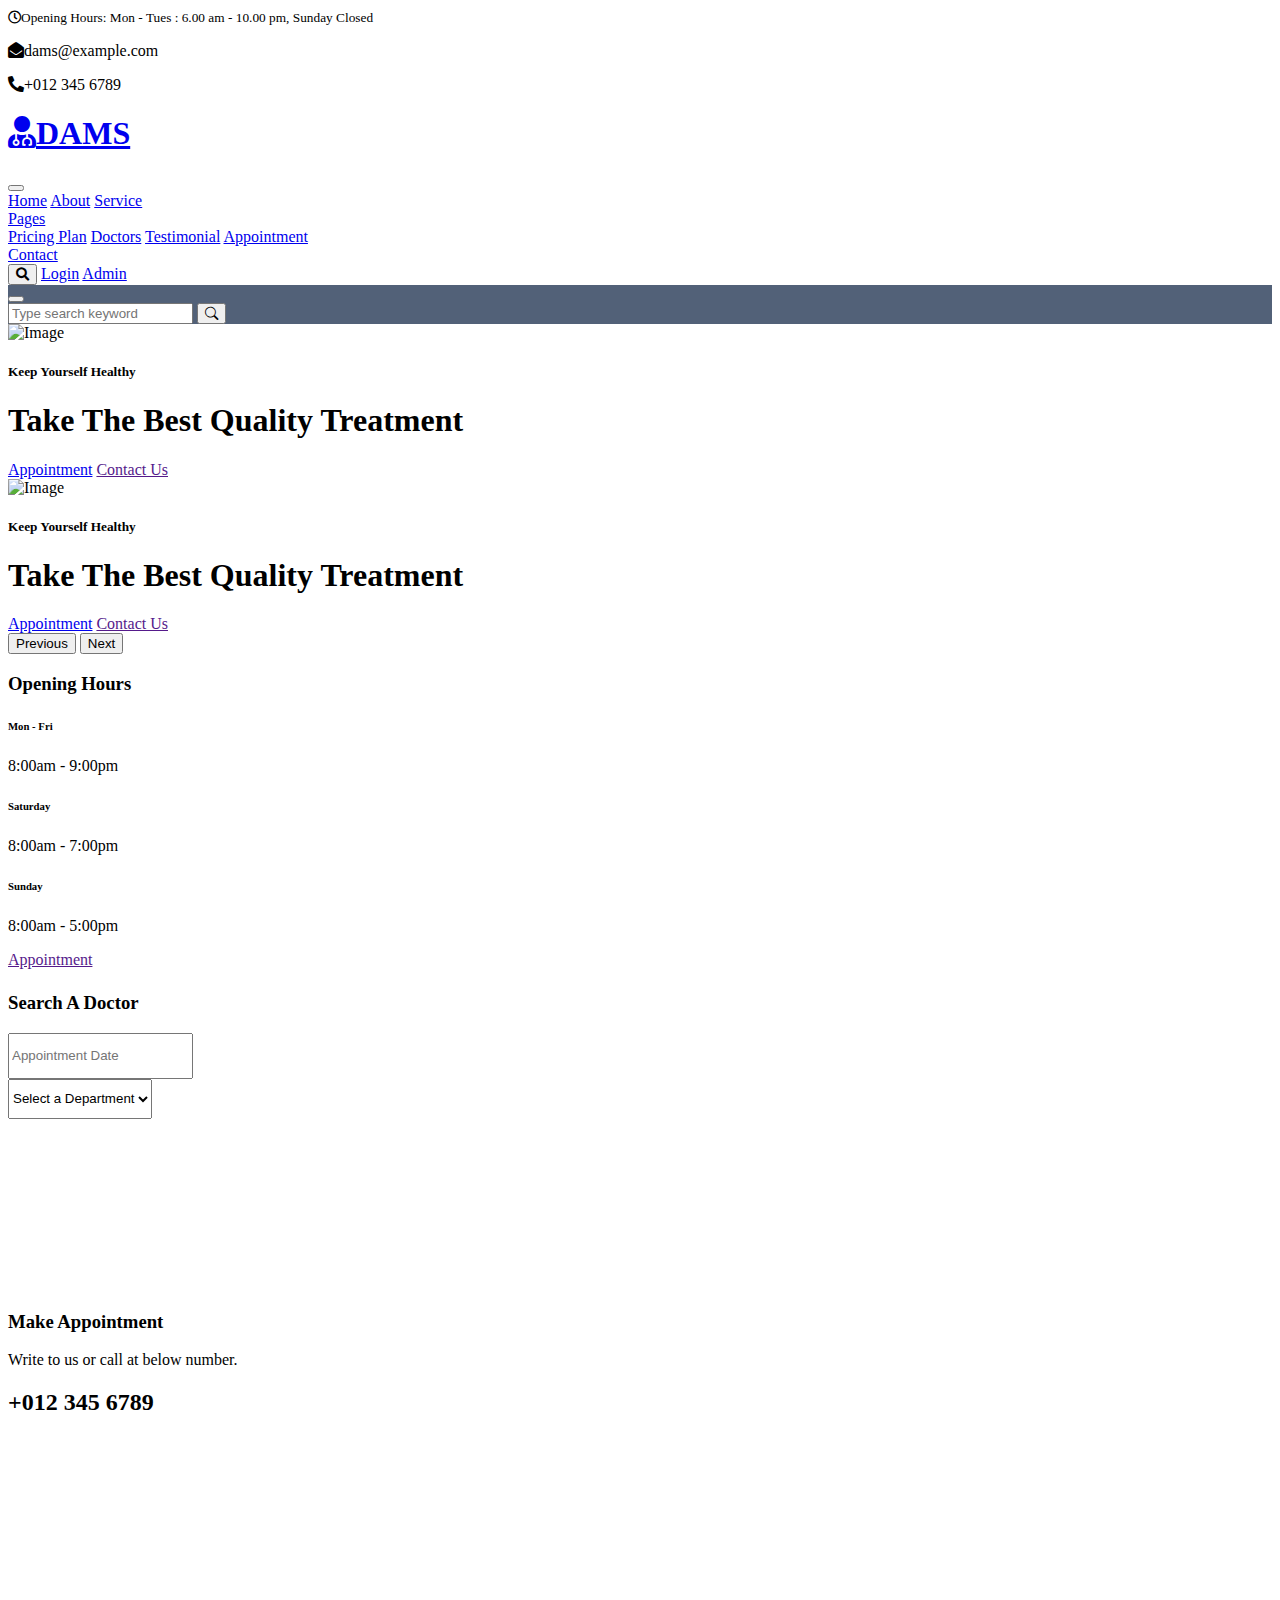
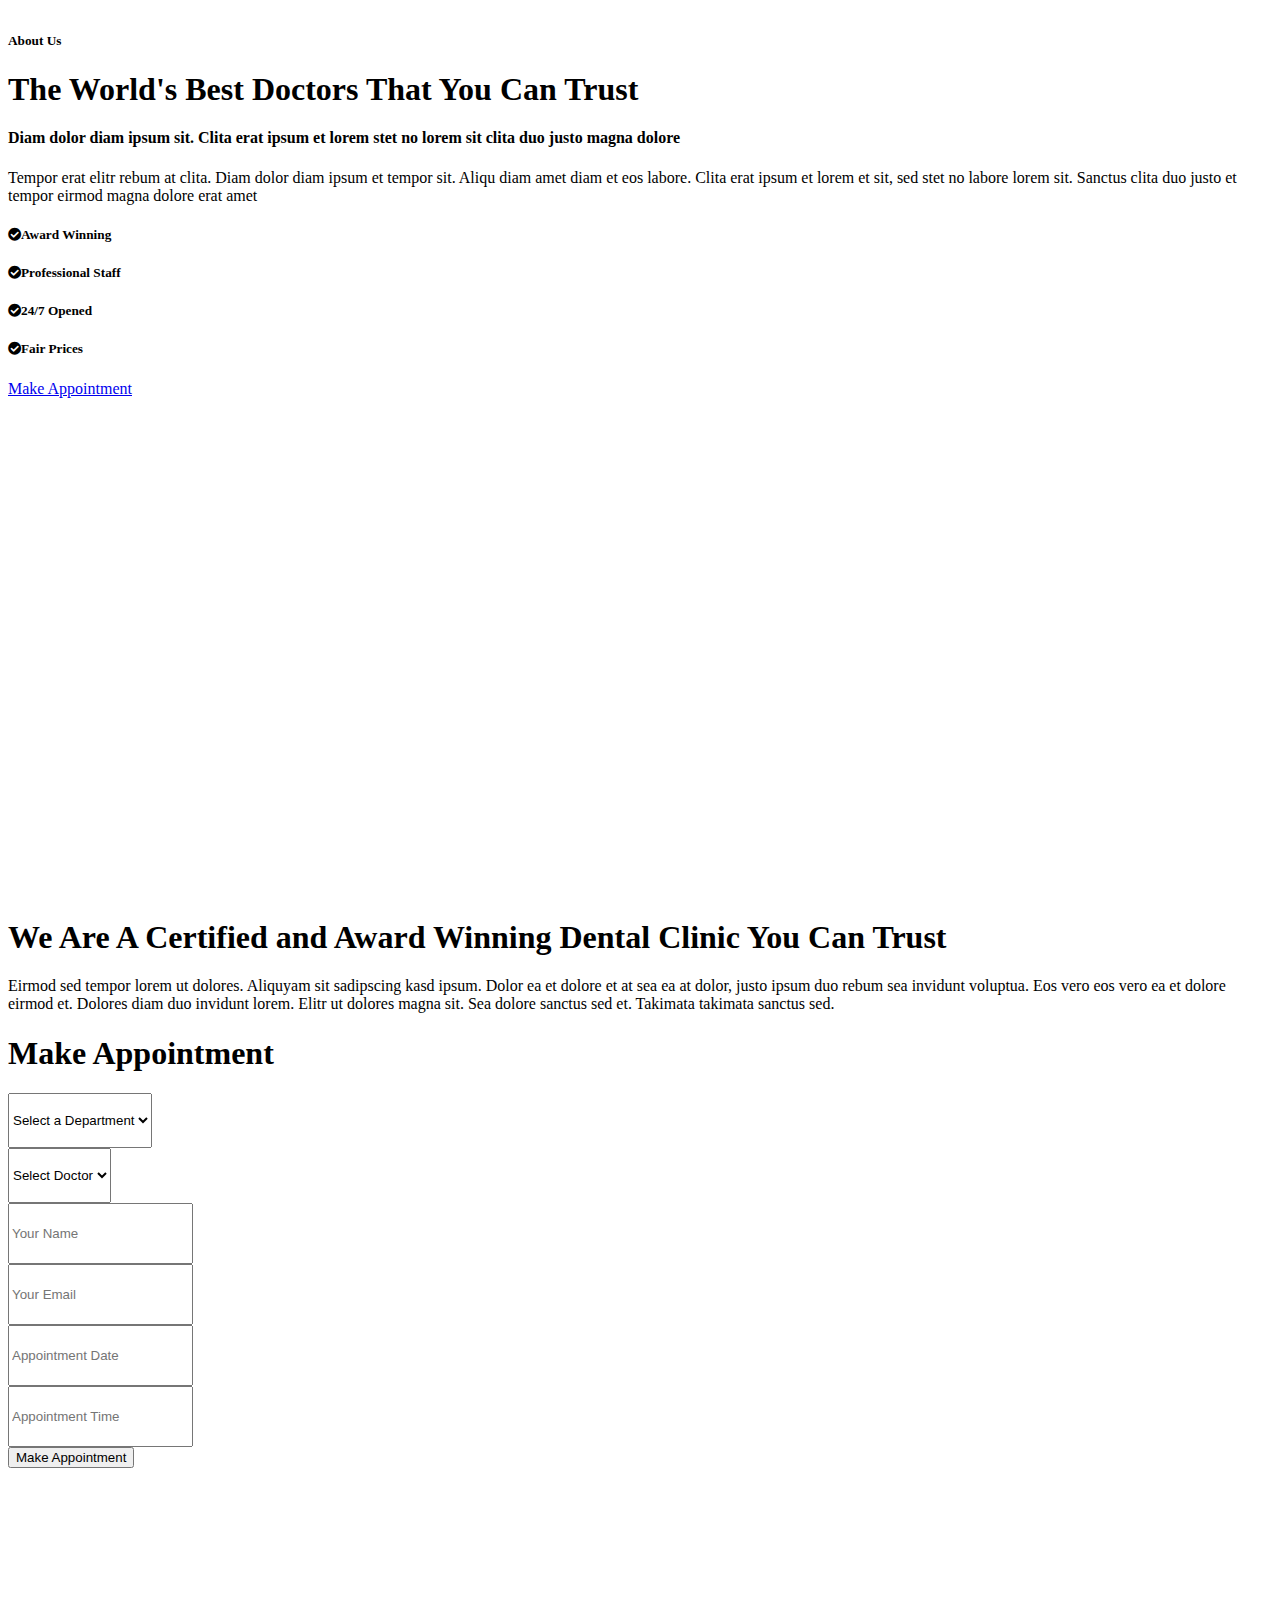
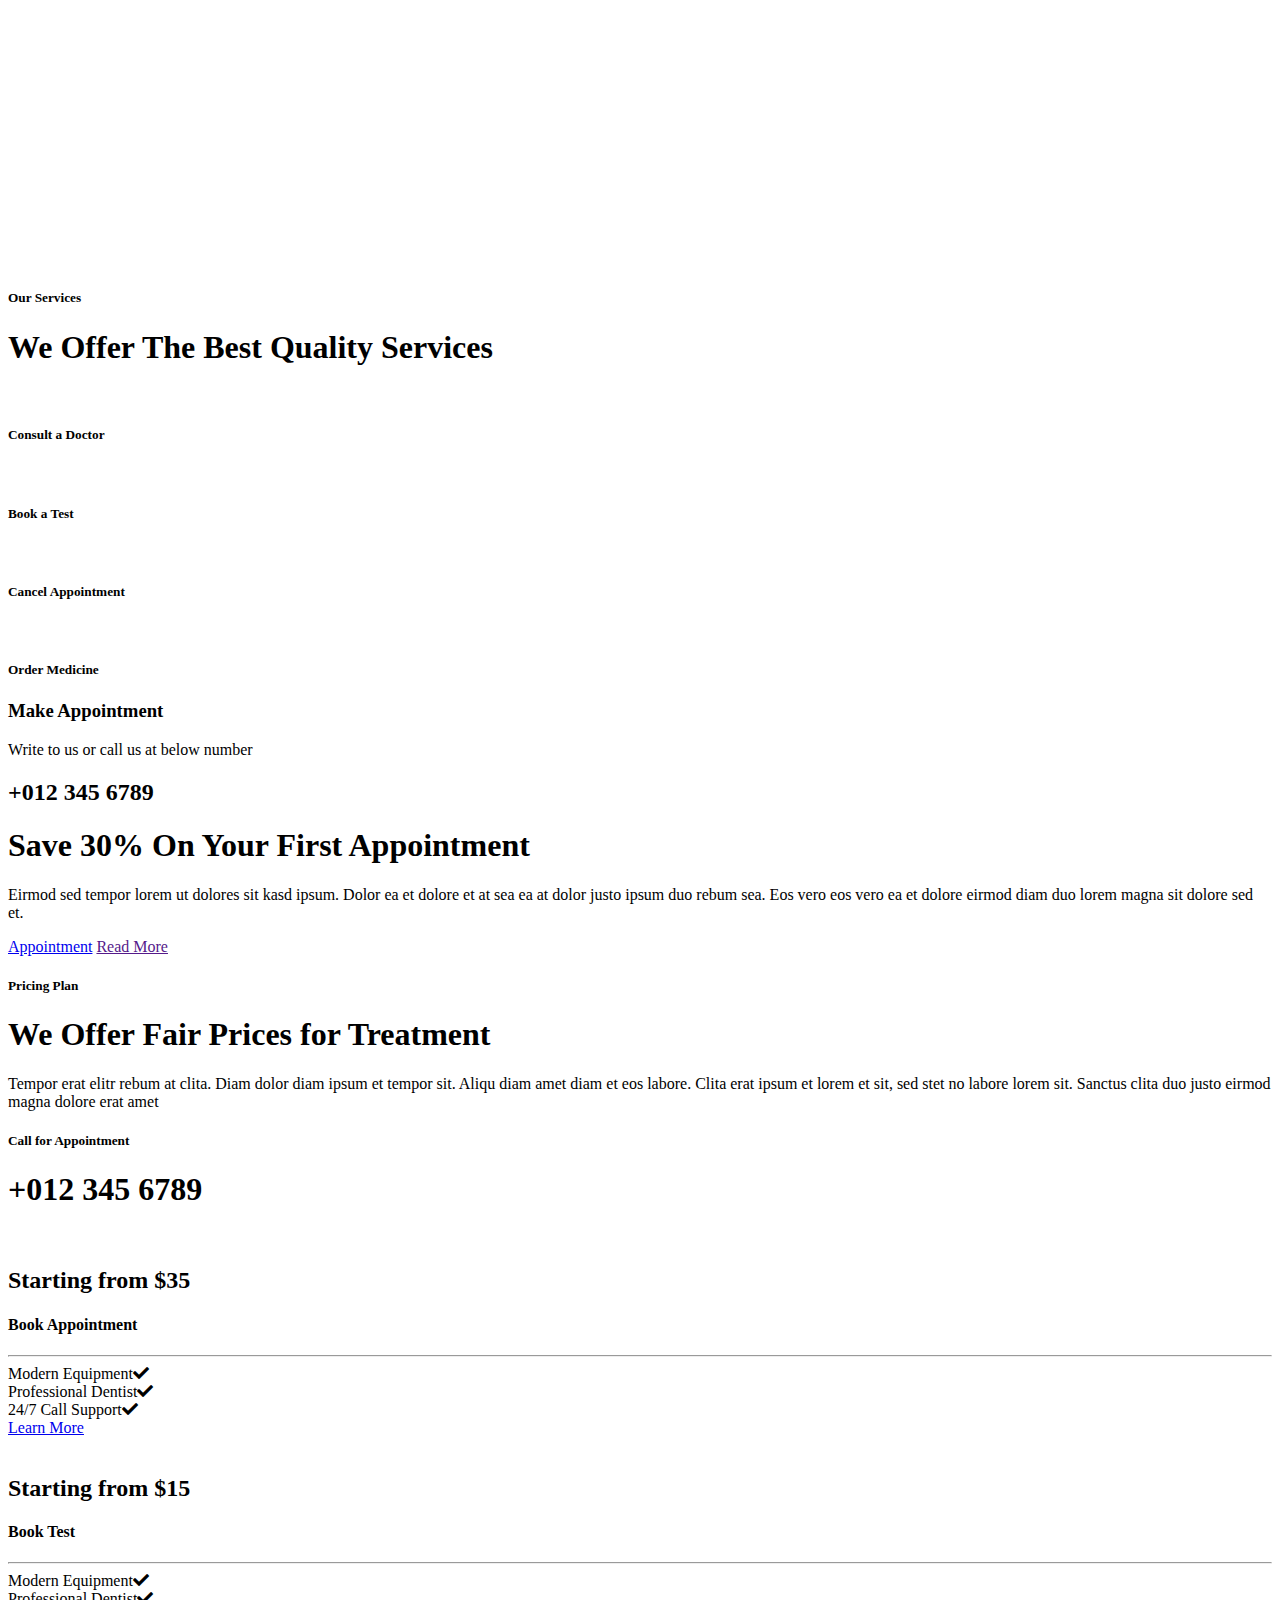
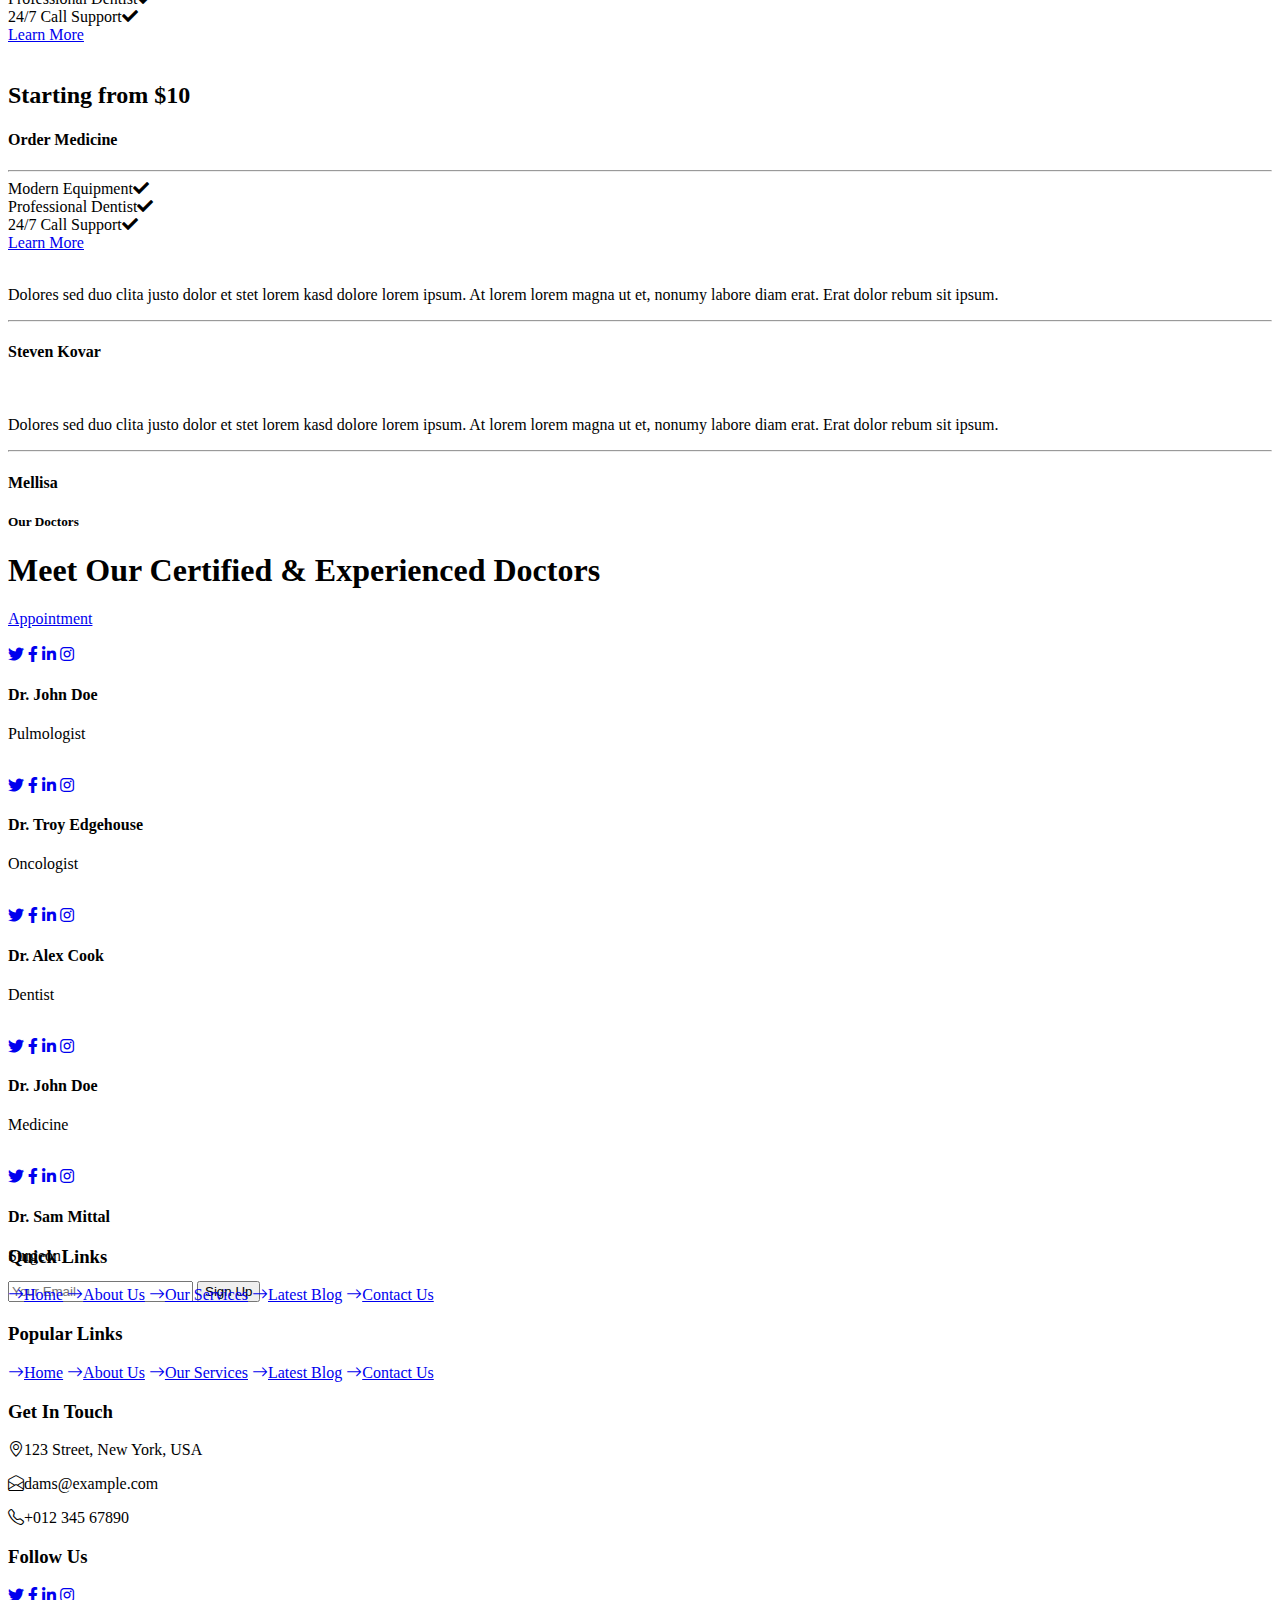
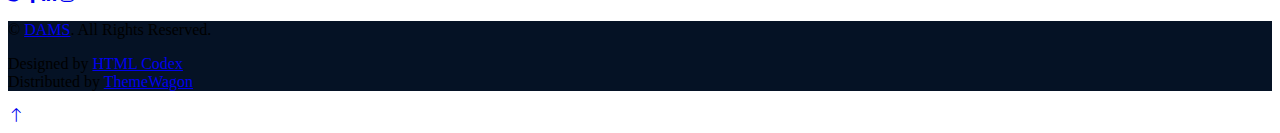
<file: src/main/resources/templates/index.html>
<!DOCTYPE html>
<html lang="en" xmlns:th="http://www.thymeleaf.org">

<head>
    <meta charset="utf-8">
    <title>DentCare - Dental Clinic Website Template</title>
    <meta content="width=device-width, initial-scale=1.0" name="viewport">
    <meta content="Free HTML Templates" name="keywords">
    <meta content="Free HTML Templates" name="description">

    <!-- Google Web Fonts -->
    <link rel="preconnect" href="https://fonts.gstatic.com">
    <link href="https://fonts.googleapis.com/css2?family=Jost:wght@500;600;700&family=Open+Sans:wght@400;600&display=swap" rel="stylesheet"> 

    <!-- Icon Font Stylesheet -->
    <link href="https://cdnjs.cloudflare.com/ajax/libs/font-awesome/5.10.0/css/all.min.css" rel="stylesheet">
    <link href="https://cdn.jsdelivr.net/npm/bootstrap-icons@1.4.1/font/bootstrap-icons.css" rel="stylesheet">

    <!-- Libraries Stylesheet -->
    <link th:href="@{lib/owlcarousel/assets/owl.carousel.min.css}" rel="stylesheet">
    <link th:href="@{lib/animate/animate.min.css}" rel="stylesheet">
    <link th:href="@{lib/tempusdominus/css/tempusdominus-bootstrap-4.min.css}" rel="stylesheet" />
    <link th:href="@{lib/twentytwenty/twentytwenty.css}" rel="stylesheet" />

    <!-- Customized Bootstrap Stylesheet -->
    <link rel="stylesheet" type="text/css" th:href="@{css/bootstrap.min.css}">

    <!-- Template Stylesheet -->
    <link rel="stylesheet" type="text/css" th:href="@{css/style.css}">
</head>

<body>
    <!-- Spinner Start -->
    <div id="spinner" class="show bg-white position-fixed translate-middle w-100 vh-100 top-50 start-50 d-flex align-items-center justify-content-center">
        <div class="spinner-grow text-primary m-1" role="status">
            <span class="sr-only">Loading...</span>
        </div>
        <div class="spinner-grow text-dark m-1" role="status">
            <span class="sr-only">Loading...</span>
        </div>
        <div class="spinner-grow text-secondary m-1" role="status">
            <span class="sr-only">Loading...</span>
        </div>
    </div>
    <!-- Spinner End -->


    <!-- Topbar Start -->
    <div class="container-fluid bg-light ps-5 pe-0 d-none d-lg-block">
        <div class="row gx-0">
            <div class="col-md-6 text-center text-lg-start mb-2 mb-lg-0">
                <div class="d-inline-flex align-items-center">
                    <small class="py-2"><i class="far fa-clock text-primary me-2"></i>Opening Hours: Mon - Tues : 6.00 am - 10.00 pm, Sunday Closed </small>
                </div>
            </div>
            <div class="col-md-6 text-center text-lg-end">
                <div class="position-relative d-inline-flex align-items-center bg-primary text-white top-shape px-5">
                    <div class="me-3 pe-3 border-end py-2">
                        <p class="m-0"><i class="fa fa-envelope-open me-2"></i>dams@example.com</p>
                    </div>
                    <div class="py-2">
                        <p class="m-0"><i class="fa fa-phone-alt me-2"></i>+012 345 6789</p>
                    </div>
                </div>
            </div>
        </div>
    </div>
    <!-- Topbar End -->


    <!-- Navbar Start -->
    <nav class="navbar navbar-expand-lg bg-white navbar-light shadow-sm px-5 py-3 py-lg-0">
        <a href="index.html" class="navbar-brand p-0">
            <h1 class="m-0 text-primary"><i class="fa fa-user-md" aria-hidden="true"></i>DAMS</h1>
        </a>
        <button class="navbar-toggler" type="button" data-bs-toggle="collapse" data-bs-target="#navbarCollapse">
            <span class="navbar-toggler-icon"></span>
        </button>
        <div class="collapse navbar-collapse" id="navbarCollapse">
            <div class="navbar-nav ms-auto py-0">
                <a href="index.html" class="nav-item nav-link active">Home</a>
                <a href="about.html" class="nav-item nav-link">About</a>
                <a href="service.html" class="nav-item nav-link">Service</a>
                <div class="nav-item dropdown">
                    <a href="#" class="nav-link dropdown-toggle" data-bs-toggle="dropdown">Pages</a>
                    <div class="dropdown-menu m-0">
                        <a href="price.html" class="dropdown-item">Pricing Plan</a>
                        <a href="team.html" class="dropdown-item">Doctors</a>
                        <a href="testimonial.html" class="dropdown-item">Testimonial</a>
                        <a href="/appointment" class="dropdown-item">Appointment</a>
                    </div>
                </div>
                <a href="contact.html" class="nav-item nav-link">Contact</a>
            </div>
            <button type="button" class="btn text-dark" data-bs-toggle="modal" data-bs-target="#searchModal"><i class="fa fa-search"></i></button>
            <a href="/login" class="btn btn-primary py-2 px-4 ms-3">Login</a>
            <a href="/admin" class="btn btn-primary py-2 px-4 ms-3">Admin</a>
        </div>
    </nav>
    <!-- Navbar End -->


    <!-- Full Screen Search Start -->
    <div class="modal fade" id="searchModal" tabindex="-1">
        <div class="modal-dialog modal-fullscreen">
            <div class="modal-content" style="background: rgba(9, 30, 62, .7);">
                <div class="modal-header border-0">
                    <button type="button" class="btn bg-white btn-close" data-bs-dismiss="modal" aria-label="Close"></button>
                </div>
                <div class="modal-body d-flex align-items-center justify-content-center">
                    <div class="input-group" style="max-width: 600px;">
                        <input type="text" class="form-control bg-transparent border-primary p-3" placeholder="Type search keyword">
                        <button class="btn btn-primary px-4"><i class="bi bi-search"></i></button>
                    </div>
                </div>
            </div>
        </div>
    </div>
    <!-- Full Screen Search End -->


    <!-- Carousel Start -->
    <div class="container-fluid p-0">
        <div id="header-carousel" class="carousel slide carousel-fade" data-bs-ride="carousel">
            <div class="carousel-inner">
                <div class="carousel-item active">
                    <img class="w-100" th:src="@{images/carousel-1.jpg}" alt="Image">
                    <div class="carousel-caption d-flex flex-column align-items-center justify-content-center">
                        <div class="p-3" style="max-width: 900px;">
                            <h5 class="text-white text-uppercase mb-3 animated slideInDown">Keep Yourself Healthy</h5>
                            <h1 class="display-1 text-white mb-md-4 animated zoomIn">Take The Best Quality Treatment</h1>
                            <a href="/appointment" class="btn btn-primary py-md-3 px-md-5 me-3 animated slideInLeft">Appointment</a>
                            <a href="" class="btn btn-secondary py-md-3 px-md-5 animated slideInRight">Contact Us</a>
                        </div>
                    </div>
                </div>
                <div class="carousel-item">
                    <img class="w-100" th:src="@{images/carousel-2.jpg}" alt="Image">
                    <div class="carousel-caption d-flex flex-column align-items-center justify-content-center">
                        <div class="p-3" style="max-width: 900px;">
                            <h5 class="text-white text-uppercase mb-3 animated slideInDown">Keep Yourself Healthy</h5>
                            <h1 class="display-1 text-white mb-md-4 animated zoomIn">Take The Best Quality Treatment</h1>
                            <a href="/appointment" class="btn btn-primary py-md-3 px-md-5 me-3 animated slideInLeft">Appointment</a>
                            <a href="" class="btn btn-secondary py-md-3 px-md-5 animated slideInRight">Contact Us</a>
                        </div>
                    </div>
                </div>
            </div>
            <button class="carousel-control-prev" type="button" data-bs-target="#header-carousel"
                data-bs-slide="prev">
                <span class="carousel-control-prev-icon" aria-hidden="true"></span>
                <span class="visually-hidden">Previous</span>
            </button>
            <button class="carousel-control-next" type="button" data-bs-target="#header-carousel"
                data-bs-slide="next">
                <span class="carousel-control-next-icon" aria-hidden="true"></span>
                <span class="visually-hidden">Next</span>
            </button>
        </div>
    </div>
    <!-- Carousel End -->


    <!-- Banner Start -->
    <div class="container-fluid banner mb-5">
        <div class="container">
            <div class="row gx-0">
                <div class="col-lg-4 wow zoomIn" data-wow-delay="0.1s">
                    <div class="bg-primary d-flex flex-column p-5" style="height: 300px;">
                        <h3 class="text-white mb-3">Opening Hours</h3>
                        <div class="d-flex justify-content-between text-white mb-3">
                            <h6 class="text-white mb-0">Mon - Fri</h6>
                            <p class="mb-0"> 8:00am - 9:00pm</p>
                        </div>
                        <div class="d-flex justify-content-between text-white mb-3">
                            <h6 class="text-white mb-0">Saturday</h6>
                            <p class="mb-0"> 8:00am - 7:00pm</p>
                        </div>
                        <div class="d-flex justify-content-between text-white mb-3">
                            <h6 class="text-white mb-0">Sunday</h6>
                            <p class="mb-0"> 8:00am - 5:00pm</p>
                        </div>
                        <a class="btn btn-light" href="">Appointment</a>
                    </div>
                </div>
                <div class="col-lg-4 wow zoomIn" data-wow-delay="0.3s">
                    <div class="bg-dark d-flex flex-column p-5" style="height: 300px;">
                        <h3 class="text-white mb-3">Search A Doctor</h3>
                        <div class="date mb-3" id="date" data-target-input="nearest">
                            <input type="text" class="form-control bg-light border-0 datetimepicker-input"
                                placeholder="Appointment Date" data-target="#date" data-toggle="datetimepicker" style="height: 40px;">
                        </div>
                        <select class="form-select bg-light border-0 mb-3" style="height: 40px;">
                            <option selected>Select a Department</option>
                            <option value="1">Heart & Lungs</option>
                            <option value="2">ENT</option>
                            <option value="3">Dental</option>
                            <option value="4">Orthopedics</option>
                            <option value="5">Surgery</option>
                        </select>
                    </div>
                </div>
                <div class="col-lg-4 wow zoomIn" data-wow-delay="0.6s">
                    <div class="bg-secondary d-flex flex-column p-5" style="height: 300px;">
                        <h3 class="text-white mb-3">Make Appointment</h3>
                        <p class="text-white">Write to us or call at below number.</p>
                        <h2 class="text-white mb-0">+012 345 6789</h2>
                    </div>
                </div>
            </div>
        </div>
      </div>
    <!-- Banner Start -->


    <!-- About Start -->
    <div class="container-fluid py-5 wow fadeInUp" data-wow-delay="0.1s">
        <div class="container">
            <div class="row g-5">
                <div class="col-lg-7">
                    <div class="section-title mb-4">
                        <h5 class="position-relative d-inline-block text-primary text-uppercase">About Us</h5>
                        <h1 class="display-5 mb-0">The World's Best Doctors That You Can Trust</h1>
                    </div>
                    <h4 class="text-body fst-italic mb-4">Diam dolor diam ipsum sit. Clita erat ipsum et lorem stet no lorem sit clita duo justo magna dolore</h4>
                    <p class="mb-4">Tempor erat elitr rebum at clita. Diam dolor diam ipsum et tempor sit. Aliqu diam amet diam et eos labore. Clita erat ipsum et lorem et sit, sed stet no labore lorem sit. Sanctus clita duo justo et tempor eirmod magna dolore erat amet</p>
                    <div class="row g-3">
                        <div class="col-sm-6 wow zoomIn" data-wow-delay="0.3s">
                            <h5 class="mb-3"><i class="fa fa-check-circle text-primary me-3"></i>Award Winning</h5>
                            <h5 class="mb-3"><i class="fa fa-check-circle text-primary me-3"></i>Professional Staff</h5>
                        </div>
                        <div class="col-sm-6 wow zoomIn" data-wow-delay="0.6s">
                            <h5 class="mb-3"><i class="fa fa-check-circle text-primary me-3"></i>24/7 Opened</h5>
                            <h5 class="mb-3"><i class="fa fa-check-circle text-primary me-3"></i>Fair Prices</h5>
                        </div>
                    </div>
                    <a href="/appointment" class="btn btn-primary py-3 px-5 mt-4 wow zoomIn" data-wow-delay="0.6s">Make Appointment</a>
                </div>
                <div class="col-lg-5" style="min-height: 500px;">
                    <div class="position-relative h-100">
                        <img class="position-absolute w-100 h-100 rounded wow zoomIn" data-wow-delay="0.9s" th:src="@{images/about.jpg}" style="object-fit: cover;">
                    </div>
                </div>
            </div>
        </div>
    </div>
    <!-- About End -->


    <!-- Appointment Start -->
    <div class="container-fluid bg-primary bg-appointment my-5 wow fadeInUp" data-wow-delay="0.1s">
        <div class="container">
            <div class="row gx-5">
                <div class="col-lg-6 py-5">
                    <div class="py-5">
                        <h1 class="display-5 text-white mb-4">We Are A Certified and Award Winning Dental Clinic You Can Trust</h1>
                        <p class="text-white mb-0">Eirmod sed tempor lorem ut dolores. Aliquyam sit sadipscing kasd ipsum. Dolor ea et dolore et at sea ea at dolor, justo ipsum duo rebum sea invidunt voluptua. Eos vero eos vero ea et dolore eirmod et. Dolores diam duo invidunt lorem. Elitr ut dolores magna sit. Sea dolore sanctus sed et. Takimata takimata sanctus sed.</p>
                    </div>
                </div>
                <div class="col-lg-6">
                    <div class="appointment-form h-100 d-flex flex-column justify-content-center text-center p-5 wow zoomIn" data-wow-delay="0.6s">
                        <h1 class="text-white mb-4">Make Appointment</h1>
                        <form>
                            <div class="row g-3">
                                <div class="col-12 col-sm-6">
                                    <select class="form-select bg-light border-0" style="height: 55px;">
                                        <option selected>Select a Department</option>
			                            <option value="1">Heart & Lungs</option>
			                            <option value="2">ENT</option>
			                            <option value="3">Dental</option>
			                            <option value="4">Orthopedics</option>
			                            <option value="5">Surgery</option>
                                    </select>
                                </div>
                                <div class="col-12 col-sm-6">
                                    <select class="form-select bg-light border-0" style="height: 55px;">
                                        <option selected>Select Doctor</option>
                                        <option value="1">Dr. John Doe</option>
                                        <option value="2">Dr. Miyuki</option>
                                        <option value="3">Dr. Xang</option>
                                    </select>
                                </div>
                                <div class="col-12 col-sm-6">
                                    <input type="text" class="form-control bg-light border-0" placeholder="Your Name" style="height: 55px;">
                                </div>
                                <div class="col-12 col-sm-6">
                                    <input type="email" class="form-control bg-light border-0" placeholder="Your Email" style="height: 55px;">
                                </div>
                                <div class="col-12 col-sm-6">
                                    <div class="date" id="date1" data-target-input="nearest">
                                        <input type="text"
                                            class="form-control bg-light border-0 datetimepicker-input"
                                            placeholder="Appointment Date" data-target="#date1" data-toggle="datetimepicker" style="height: 55px;">
                                    </div>
                                </div>
                                <div class="col-12 col-sm-6">
                                    <div class="time" id="time1" data-target-input="nearest">
                                        <input type="text"
                                            class="form-control bg-light border-0 datetimepicker-input"
                                            placeholder="Appointment Time" data-target="#time1" data-toggle="datetimepicker" style="height: 55px;">
                                    </div>
                                </div>
                                <div class="col-12">
                                    <button class="btn btn-dark w-100 py-3" type="submit">Make Appointment</button>
                                </div>
                            </div>
                        </form>
                    </div>
                </div>
            </div>
        </div>
    </div>
    <!-- Appointment End -->


    <!-- Service Start -->
    <div class="container-fluid py-5 wow fadeInUp" data-wow-delay="0.1s">
        <div class="container">
            <div class="row g-5 mb-5">
                <div class="col-lg-5 wow zoomIn" data-wow-delay="0.3s" style="min-height: 400px;">
                    <div class="twentytwenty-container position-relative h-100 rounded overflow-hidden">
                        <img class="position-absolute w-100 h-100" th:src="@{images/before.jpg}" style="object-fit: cover;">
                        <img class="position-absolute w-100 h-100" th:src="@{images/after.jpg}" style="object-fit: cover;">
                    </div>
                </div>
                <div class="col-lg-7">
                    <div class="section-title mb-5">
                        <h5 class="position-relative d-inline-block text-primary text-uppercase">Our Services</h5>
                        <h1 class="display-5 mb-0">We Offer The Best Quality Services</h1>
                    </div>
                    <div class="row g-5">
                        <div class="col-md-6 service-item wow zoomIn" data-wow-delay="0.6s">
                            <div class="rounded-top overflow-hidden">
                                <img class="img-fluid" th:src="@{images/consult-doctor.jpg}" alt="">
                            </div>
                            <div class="position-relative bg-light rounded-bottom text-center p-4">
                                <h5 class="m-0">Consult a Doctor</h5>
                            </div>
                        </div>
                        <div class="col-md-6 service-item wow zoomIn" data-wow-delay="0.9s">
                            <div class="rounded-top overflow-hidden">
                                <img class="img-fluid" th:src="@{images/book-test.jpg}" alt="">
                            </div>
                            <div class="position-relative bg-light rounded-bottom text-center p-4">
                                <h5 class="m-0">Book a Test</h5>
                            </div>
                        </div>
                    </div>
                </div>
            </div>
            <div class="row g-5 wow fadeInUp" data-wow-delay="0.1s">
                <div class="col-lg-7">
                    <div class="row g-5">
                        <div class="col-md-6 service-item wow zoomIn" data-wow-delay="0.3s">
                            <div class="rounded-top overflow-hidden">
                                <img class="img-fluid" th:src="@{images/service-3.jpg}" alt="">
                            </div>
                            <div class="position-relative bg-light rounded-bottom text-center p-4">
                                <h5 class="m-0">Cancel Appointment</h5>
                            </div>
                        </div>
                        <div class="col-md-6 service-item wow zoomIn" data-wow-delay="0.6s">
                            <div class="rounded-top overflow-hidden">
                                <img class="img-fluid" th:src="@{images/order-medicine.jpg}" alt="">
                            </div>
                            <div class="position-relative bg-light rounded-bottom text-center p-4">
                                <h5 class="m-0">Order Medicine</h5>
                            </div>
                        </div>
                    </div>
                </div>
                <div class="col-lg-5 service-item wow zoomIn" data-wow-delay="0.9s">
                    <div class="position-relative bg-primary rounded h-100 d-flex flex-column align-items-center justify-content-center text-center p-4">
                        <h3 class="text-white mb-3">Make Appointment</h3>
                        <p class="text-white mb-3">Write to us or call us at below number</p>
                        <h2 class="text-white mb-0">+012 345 6789</h2>
                    </div>
                </div>
            </div>
        </div>
    </div>
    <!-- Service End -->


    <!-- Offer Start -->
    <div class="container-fluid bg-offer my-5 py-5 wow fadeInUp" data-wow-delay="0.1s">
        <div class="container py-5">
            <div class="row justify-content-center">
                <div class="col-lg-7 wow zoomIn" data-wow-delay="0.6s">
                    <div class="offer-text text-center rounded p-5">
                        <h1 class="display-5 text-white">Save 30% On Your First Appointment</h1>
                        <p class="text-white mb-4">Eirmod sed tempor lorem ut dolores sit kasd ipsum. Dolor ea et dolore et at sea ea at dolor justo ipsum duo rebum sea. Eos vero eos vero ea et dolore eirmod diam duo lorem magna sit dolore sed et.</p>
                        <a href="/appointment" class="btn btn-dark py-3 px-5 me-3">Appointment</a>
                        <a href="" class="btn btn-light py-3 px-5">Read More</a>
                    </div>
                </div>
            </div>
        </div>
    </div>
    <!-- Offer End -->


    <!-- Pricing Start -->
    <div class="container-fluid py-5 wow fadeInUp" data-wow-delay="0.1s">
        <div class="container">
            <div class="row g-5">
                <div class="col-lg-5">
                    <div class="section-title mb-4">
                        <h5 class="position-relative d-inline-block text-primary text-uppercase">Pricing Plan</h5>
                        <h1 class="display-5 mb-0">We Offer Fair Prices for Treatment</h1>
                    </div>
                    <p class="mb-4">Tempor erat elitr rebum at clita. Diam dolor diam ipsum et tempor sit. Aliqu diam amet diam et eos labore. Clita erat ipsum et lorem et sit, sed stet no labore lorem sit. Sanctus clita duo justo eirmod magna dolore erat amet</p>
                    <h5 class="text-uppercase text-primary wow fadeInUp" data-wow-delay="0.3s">Call for Appointment</h5>
                    <h1 class="wow fadeInUp" data-wow-delay="0.6s">+012 345 6789</h1>
                </div>
                <div class="col-lg-7">
                    <div class="owl-carousel price-carousel wow zoomIn" data-wow-delay="0.9s">
                        <div class="price-item pb-4">
                            <div class="position-relative">
                                <img class="img-fluid rounded-top" th:src="@{images/price-1.jpg}" alt="">
                                <div class="d-flex align-items-center justify-content-center bg-light rounded pt-2 px-3 position-absolute top-100 start-50 translate-middle" style="z-index: 2;">
                                    <h2 class="text-primary m-0">Starting from $35</h2>
                                </div>
                            </div>
                            <div class="position-relative text-center bg-light border-bottom border-primary py-5 p-4">
                                <h4>Book Appointment</h4>
                                <hr class="text-primary w-50 mx-auto mt-0">
                                <div class="d-flex justify-content-between mb-3"><span>Modern Equipment</span><i class="fa fa-check text-primary pt-1"></i></div>
                                <div class="d-flex justify-content-between mb-3"><span>Professional Dentist</span><i class="fa fa-check text-primary pt-1"></i></div>
                                <div class="d-flex justify-content-between mb-2"><span>24/7 Call Support</span><i class="fa fa-check text-primary pt-1"></i></div>
                                <a href="/appointment" class="btn btn-primary py-2 px-4 position-absolute top-100 start-50 translate-middle">Learn More</a>
                            </div>
                        </div>
                        <div class="price-item pb-4">
                            <div class="position-relative">
                                <img class="img-fluid rounded-top" th:src="@{images/price-2.jpg}" alt="">
                                <div class="d-flex align-items-center justify-content-center bg-light rounded pt-2 px-3 position-absolute top-100 start-50 translate-middle" style="z-index: 2;">
                                    <h2 class="text-primary m-0">Starting from $15</h2>
                                </div>
                            </div>
                            <div class="position-relative text-center bg-light border-bottom border-primary py-5 p-4">
                                <h4>Book Test</h4>
                                <hr class="text-primary w-50 mx-auto mt-0">
                                <div class="d-flex justify-content-between mb-3"><span>Modern Equipment</span><i class="fa fa-check text-primary pt-1"></i></div>
                                <div class="d-flex justify-content-between mb-3"><span>Professional Dentist</span><i class="fa fa-check text-primary pt-1"></i></div>
                                <div class="d-flex justify-content-between mb-2"><span>24/7 Call Support</span><i class="fa fa-check text-primary pt-1"></i></div>
                                <a href="/appointment" class="btn btn-primary py-2 px-4 position-absolute top-100 start-50 translate-middle">Learn More</a>
                            </div>
                        </div>
                        <div class="price-item pb-4">
                            <div class="position-relative">
                                <img class="img-fluid rounded-top" th:src="@{images/price-3.jpg}" alt="">
                                <div class="d-flex align-items-center justify-content-center bg-light rounded pt-2 px-3 position-absolute top-100 start-50 translate-middle" style="z-index: 2;">
                                    <h2 class="text-primary m-0">Starting from $10</h2>
                                </div>
                            </div>
                            <div class="position-relative text-center bg-light border-bottom border-primary py-5 p-4">
                                <h4>Order Medicine</h4>
                                <hr class="text-primary w-50 mx-auto mt-0">
                                <div class="d-flex justify-content-between mb-3"><span>Modern Equipment</span><i class="fa fa-check text-primary pt-1"></i></div>
                                <div class="d-flex justify-content-between mb-3"><span>Professional Dentist</span><i class="fa fa-check text-primary pt-1"></i></div>
                                <div class="d-flex justify-content-between mb-2"><span>24/7 Call Support</span><i class="fa fa-check text-primary pt-1"></i></div>
                                <a href="/appointment" class="btn btn-primary py-2 px-4 position-absolute top-100 start-50 translate-middle">Learn More</a>
                            </div>
                        </div>
                    </div>
                </div>
            </div>
        </div>
    </div>
    <!-- Pricing End -->


    <!-- Testimonial Start -->
    <div class="container-fluid bg-primary bg-testimonial py-5 my-5 wow fadeInUp" data-wow-delay="0.1s">
        <div class="container py-5">
            <div class="row justify-content-center">
                <div class="col-lg-7">
                    <div class="owl-carousel testimonial-carousel rounded p-5 wow zoomIn" data-wow-delay="0.6s">
                        <div class="testimonial-item text-center text-white">
                            <img class="img-fluid mx-auto rounded mb-4" th:src="@{images/testimonial-1.jpg}" alt="">
                            <p class="fs-5">Dolores sed duo clita justo dolor et stet lorem kasd dolore lorem ipsum. At lorem lorem magna ut et, nonumy labore diam erat. Erat dolor rebum sit ipsum.</p>
                            <hr class="mx-auto w-25">
                            <h4 class="text-white mb-0">Steven Kovar</h4>
                        </div>
                        <div class="testimonial-item text-center text-white">
                            <img class="img-fluid mx-auto rounded mb-4" th:src="@{images/testimonial-2.jpg}" alt="">
                            <p class="fs-5">Dolores sed duo clita justo dolor et stet lorem kasd dolore lorem ipsum. At lorem lorem magna ut et, nonumy labore diam erat. Erat dolor rebum sit ipsum.</p>
                            <hr class="mx-auto w-25">
                            <h4 class="text-white mb-0">Mellisa</h4>
                        </div>
                    </div>
                </div>
            </div>
        </div>
    </div>
    <!-- Testimonial End -->


    <!-- Team Start -->
    <div class="container-fluid py-5">
        <div class="container">
            <div class="row g-5">
                <div class="col-lg-4 wow slideInUp" data-wow-delay="0.1s">
                    <div class="section-title bg-light rounded h-100 p-5">
                        <h5 class="position-relative d-inline-block text-primary text-uppercase">Our Doctors</h5>
                        <h1 class="display-6 mb-4">Meet Our Certified & Experienced Doctors</h1>
                        <a href="/appointment" class="btn btn-primary py-3 px-5">Appointment</a>
                    </div>
                </div>
                <div class="col-lg-4 wow slideInUp" data-wow-delay="0.3s">
                    <div class="team-item">
                        <div class="position-relative rounded-top" style="z-index: 1;">
                            <img class="img-fluid rounded-top w-100" th:src="@{images/team-1.jpg}" alt="">
                            <div class="position-absolute top-100 start-50 translate-middle bg-light rounded p-2 d-flex">
                                <a class="btn btn-primary btn-square m-1" href="#"><i class="fab fa-twitter fw-normal"></i></a>
                                <a class="btn btn-primary btn-square m-1" href="#"><i class="fab fa-facebook-f fw-normal"></i></a>
                                <a class="btn btn-primary btn-square m-1" href="#"><i class="fab fa-linkedin-in fw-normal"></i></a>
                                <a class="btn btn-primary btn-square m-1" href="#"><i class="fab fa-instagram fw-normal"></i></a>
                            </div>
                        </div>
                        <div class="team-text position-relative bg-light text-center rounded-bottom p-4 pt-5">
                            <h4 class="mb-2">Dr. John Doe</h4>
                            <p class="text-primary mb-0">Pulmologist</p>
                        </div>
                    </div>
                </div>
                <div class="col-lg-4 wow slideInUp" data-wow-delay="0.6s">
                    <div class="team-item">
                        <div class="position-relative rounded-top" style="z-index: 1;">
                            <img class="img-fluid rounded-top w-100" th:src="@{images/team-2.jpg}" alt="">
                            <div class="position-absolute top-100 start-50 translate-middle bg-light rounded p-2 d-flex">
                                <a class="btn btn-primary btn-square m-1" href="#"><i class="fab fa-twitter fw-normal"></i></a>
                                <a class="btn btn-primary btn-square m-1" href="#"><i class="fab fa-facebook-f fw-normal"></i></a>
                                <a class="btn btn-primary btn-square m-1" href="#"><i class="fab fa-linkedin-in fw-normal"></i></a>
                                <a class="btn btn-primary btn-square m-1" href="#"><i class="fab fa-instagram fw-normal"></i></a>
                            </div>
                        </div>
                        <div class="team-text position-relative bg-light text-center rounded-bottom p-4 pt-5">
                            <h4 class="mb-2">Dr. Troy Edgehouse</h4>
                            <p class="text-primary mb-0">Oncologist</p>
                        </div>
                    </div>
                </div>
                <div class="col-lg-4 wow slideInUp" data-wow-delay="0.1s">
                    <div class="team-item">
                        <div class="position-relative rounded-top" style="z-index: 1;">
                            <img class="img-fluid rounded-top w-100" th:src="@{images/team-3.jpg}" alt="">
                            <div class="position-absolute top-100 start-50 translate-middle bg-light rounded p-2 d-flex">
                                <a class="btn btn-primary btn-square m-1" href="#"><i class="fab fa-twitter fw-normal"></i></a>
                                <a class="btn btn-primary btn-square m-1" href="#"><i class="fab fa-facebook-f fw-normal"></i></a>
                                <a class="btn btn-primary btn-square m-1" href="#"><i class="fab fa-linkedin-in fw-normal"></i></a>
                                <a class="btn btn-primary btn-square m-1" href="#"><i class="fab fa-instagram fw-normal"></i></a>
                            </div>
                        </div>
                        <div class="team-text position-relative bg-light text-center rounded-bottom p-4 pt-5">
                            <h4 class="mb-2">Dr. Alex Cook</h4>
                            <p class="text-primary mb-0">Dentist</p>
                        </div>
                    </div>
                </div>
                <div class="col-lg-4 wow slideInUp" data-wow-delay="0.3s">
                    <div class="team-item">
                        <div class="position-relative rounded-top" style="z-index: 1;">
                            <img class="img-fluid rounded-top w-100" th:src="@{images/team-4.jpg}" alt="">
                            <div class="position-absolute top-100 start-50 translate-middle bg-light rounded p-2 d-flex">
                                <a class="btn btn-primary btn-square m-1" href="#"><i class="fab fa-twitter fw-normal"></i></a>
                                <a class="btn btn-primary btn-square m-1" href="#"><i class="fab fa-facebook-f fw-normal"></i></a>
                                <a class="btn btn-primary btn-square m-1" href="#"><i class="fab fa-linkedin-in fw-normal"></i></a>
                                <a class="btn btn-primary btn-square m-1" href="#"><i class="fab fa-instagram fw-normal"></i></a>
                            </div>
                        </div>
                        <div class="team-text position-relative bg-light text-center rounded-bottom p-4 pt-5">
                            <h4 class="mb-2">Dr. John Doe</h4>
                            <p class="text-primary mb-0">Medicine</p>
                        </div>
                    </div>
                </div>
                <div class="col-lg-4 wow slideInUp" data-wow-delay="0.6s">
                    <div class="team-item">
                        <div class="position-relative rounded-top" style="z-index: 1;">
                            <img class="img-fluid rounded-top w-100" th:src="@{images/team-5.jpg}" alt="">
                            <div class="position-absolute top-100 start-50 translate-middle bg-light rounded p-2 d-flex">
                                <a class="btn btn-primary btn-square m-1" href="#"><i class="fab fa-twitter fw-normal"></i></a>
                                <a class="btn btn-primary btn-square m-1" href="#"><i class="fab fa-facebook-f fw-normal"></i></a>
                                <a class="btn btn-primary btn-square m-1" href="#"><i class="fab fa-linkedin-in fw-normal"></i></a>
                                <a class="btn btn-primary btn-square m-1" href="#"><i class="fab fa-instagram fw-normal"></i></a>
                            </div>
                        </div>
                        <div class="team-text position-relative bg-light text-center rounded-bottom p-4 pt-5">
                            <h4 class="mb-2">Dr. Sam Mittal</h4>
                            <p class="text-primary mb-0">Surgeon</p>
                        </div>
                    </div>
                </div>
            </div>
        </div>
    </div>
    <!-- Team End -->


    <!-- Newsletter Start -->
    <div class="container-fluid position-relative pt-5 wow fadeInUp" data-wow-delay="0.1s" style="z-index: 1;">
        <div class="container">
            <div class="bg-primary p-5">
                <form class="mx-auto" style="max-width: 600px;">
                    <div class="input-group">
                        <input type="text" class="form-control border-white p-3" placeholder="Your Email">
                        <button class="btn btn-dark px-4">Sign Up</button>
                    </div>
                </form>
            </div>
        </div>
    </div>
    <!-- Newsletter End -->
    

    <!-- Footer Start -->
    <div class="container-fluid bg-dark text-light py-5 wow fadeInUp" data-wow-delay="0.3s" style="margin-top: -75px;">
        <div class="container pt-5">
            <div class="row g-5 pt-4">
                <div class="col-lg-3 col-md-6">
                    <h3 class="text-white mb-4">Quick Links</h3>
                    <div class="d-flex flex-column justify-content-start">
                        <a class="text-light mb-2" href="#"><i class="bi bi-arrow-right text-primary me-2"></i>Home</a>
                        <a class="text-light mb-2" href="#"><i class="bi bi-arrow-right text-primary me-2"></i>About Us</a>
                        <a class="text-light mb-2" href="#"><i class="bi bi-arrow-right text-primary me-2"></i>Our Services</a>
                        <a class="text-light mb-2" href="#"><i class="bi bi-arrow-right text-primary me-2"></i>Latest Blog</a>
                        <a class="text-light" href="#"><i class="bi bi-arrow-right text-primary me-2"></i>Contact Us</a>
                    </div>
                </div>
                <div class="col-lg-3 col-md-6">
                    <h3 class="text-white mb-4">Popular Links</h3>
                    <div class="d-flex flex-column justify-content-start">
                        <a class="text-light mb-2" href="#"><i class="bi bi-arrow-right text-primary me-2"></i>Home</a>
                        <a class="text-light mb-2" href="#"><i class="bi bi-arrow-right text-primary me-2"></i>About Us</a>
                        <a class="text-light mb-2" href="#"><i class="bi bi-arrow-right text-primary me-2"></i>Our Services</a>
                        <a class="text-light mb-2" href="#"><i class="bi bi-arrow-right text-primary me-2"></i>Latest Blog</a>
                        <a class="text-light" href="#"><i class="bi bi-arrow-right text-primary me-2"></i>Contact Us</a>
                    </div>
                </div>
                <div class="col-lg-3 col-md-6">
                    <h3 class="text-white mb-4">Get In Touch</h3>
                    <p class="mb-2"><i class="bi bi-geo-alt text-primary me-2"></i>123 Street, New York, USA</p>
                    <p class="mb-2"><i class="bi bi-envelope-open text-primary me-2"></i>dams@example.com</p>
                    <p class="mb-0"><i class="bi bi-telephone text-primary me-2"></i>+012 345 67890</p>
                </div>
                <div class="col-lg-3 col-md-6">
                    <h3 class="text-white mb-4">Follow Us</h3>
                    <div class="d-flex">
                        <a class="btn btn-lg btn-primary btn-lg-square rounded me-2" href="#"><i class="fab fa-twitter fw-normal"></i></a>
                        <a class="btn btn-lg btn-primary btn-lg-square rounded me-2" href="#"><i class="fab fa-facebook-f fw-normal"></i></a>
                        <a class="btn btn-lg btn-primary btn-lg-square rounded me-2" href="#"><i class="fab fa-linkedin-in fw-normal"></i></a>
                        <a class="btn btn-lg btn-primary btn-lg-square rounded" href="#"><i class="fab fa-instagram fw-normal"></i></a>
                    </div>
                </div>
            </div>
        </div>
    </div>
    <div class="container-fluid text-light py-4" style="background: #051225;">
        <div class="container">
            <div class="row g-0">
                <div class="col-md-6 text-center text-md-start">
                    <p class="mb-md-0">&copy; <a class="text-white border-bottom" href="#">DAMS</a>. All Rights Reserved.</p>
                </div>
                <div class="col-md-6 text-center text-md-end">
                    <p class="mb-0">Designed by <a class="text-white border-bottom" href="https://htmlcodex.com">HTML Codex</a><br>
                        Distributed by <a class="text-white border-bottom" href="https://themewagon.com">ThemeWagon</a>              
                    </p>
                </div>
            </div>
        </div>
    </div>
    <!-- Footer End -->


    <!-- Back to Top -->
    <a href="#" class="btn btn-lg btn-primary btn-lg-square rounded back-to-top"><i class="bi bi-arrow-up"></i></a>


    <!-- JavaScript Libraries -->
    <script src="https://code.jquery.com/jquery-3.4.1.min.js"></script>
    <script src="https://cdn.jsdelivr.net/npm/bootstrap@5.0.0/dist/js/bootstrap.bundle.min.js"></script>
    <script th:src="@{lib/wow/wow.min.js}"></script>
    <script th:src="@{lib/easing/easing.min.js}"></script>
    <script th:src="@{lib/waypoints/waypoints.min.js}"></script>
    <script th:src="@{lib/owlcarousel/owl.carousel.min.js}"></script>
    <script th:src="@{lib/tempusdominus/js/moment.min.js}"></script>
    <script th:src="@{lib/tempusdominus/js/moment-timezone.min.js}"></script>
    <script th:src="@{lib/tempusdominus/js/tempusdominus-bootstrap-4.min.js}"></script>
    <script th:src="@{lib/twentytwenty/jquery.event.move.js}"></script>
    <script th:src="@{lib/twentytwenty/jquery.twentytwenty.js}"></script>

    <!-- Template Javascript -->
    <script th:src="@{js/main.js}"></script>
</body>

</html>
</file>
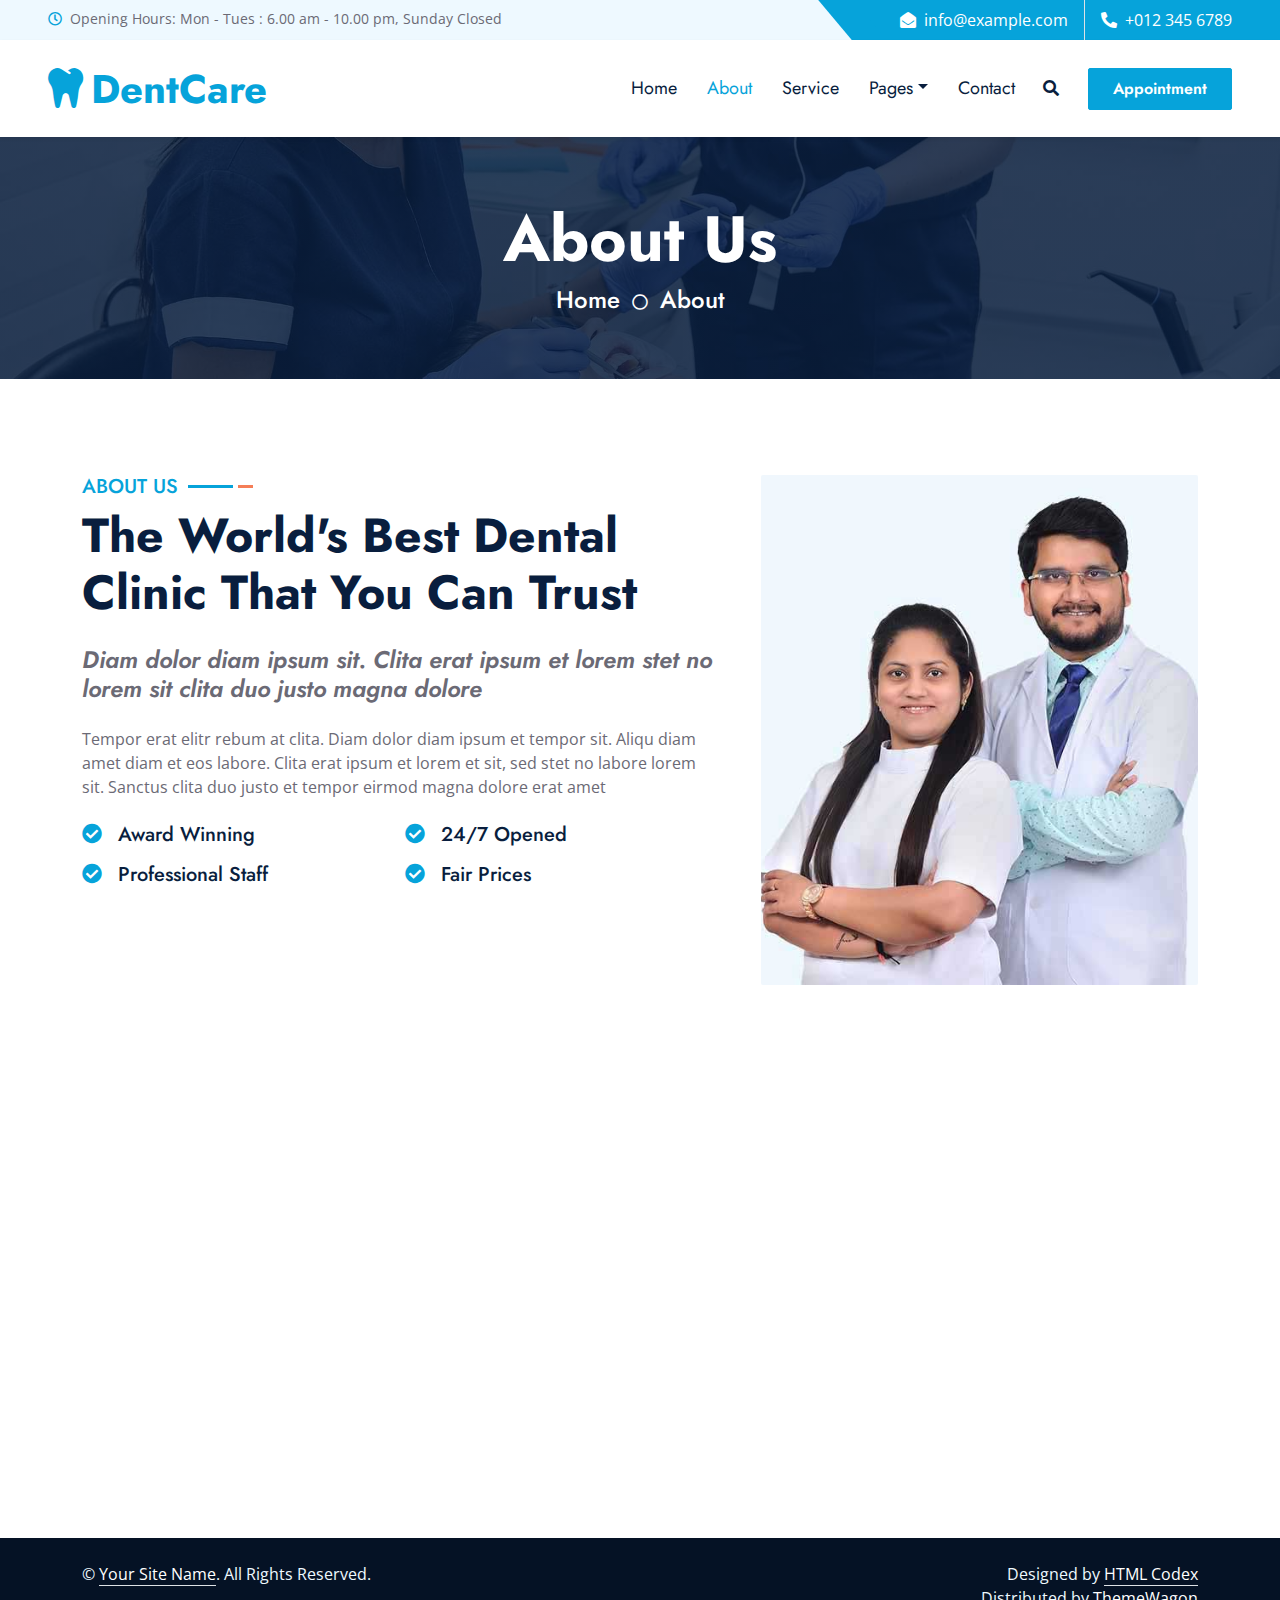
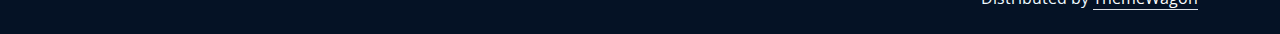
<file: src/main/resources/templates/about.html>
<!DOCTYPE html>
<html lang="en">

<head>
    <meta charset="utf-8">
    <title>DentCare - Dental Clinic Website Template</title>
    <meta content="width=device-width, initial-scale=1.0" name="viewport">
    <meta content="Free HTML Templates" name="keywords">
    <meta content="Free HTML Templates" name="description">

    <!-- Favicon -->
    <link href="img/favicon.ico" rel="icon">

    <!-- Google Web Fonts -->
    <link rel="preconnect" href="https://fonts.gstatic.com">
    <link href="https://fonts.googleapis.com/css2?family=Jost:wght@500;600;700&family=Open+Sans:wght@400;600&display=swap" rel="stylesheet"> 

    <!-- Icon Font Stylesheet -->
    <link href="https://cdnjs.cloudflare.com/ajax/libs/font-awesome/5.10.0/css/all.min.css" rel="stylesheet">
    <link href="https://cdn.jsdelivr.net/npm/bootstrap-icons@1.4.1/font/bootstrap-icons.css" rel="stylesheet">

    <!-- Libraries Stylesheet -->
    <link href="lib/owlcarousel/assets/owl.carousel.min.css" rel="stylesheet">
    <link href="lib/animate/animate.min.css" rel="stylesheet">
    <link href="lib/tempusdominus/css/tempusdominus-bootstrap-4.min.css" rel="stylesheet" />
    <link href="lib/twentytwenty/twentytwenty.css" rel="stylesheet" />

    <!-- Customized Bootstrap Stylesheet -->
    <link href="css/bootstrap.min.css" rel="stylesheet">

    <!-- Template Stylesheet -->
    <link href="css/style.css" rel="stylesheet">
</head>

<body>
    <!-- Spinner Start -->
    <div id="spinner" class="show bg-white position-fixed translate-middle w-100 vh-100 top-50 start-50 d-flex align-items-center justify-content-center">
        <div class="spinner-grow text-primary m-1" role="status">
            <span class="sr-only">Loading...</span>
        </div>
        <div class="spinner-grow text-dark m-1" role="status">
            <span class="sr-only">Loading...</span>
        </div>
        <div class="spinner-grow text-secondary m-1" role="status">
            <span class="sr-only">Loading...</span>
        </div>
    </div>
    <!-- Spinner End -->


    <!-- Topbar Start -->
    <div class="container-fluid bg-light ps-5 pe-0 d-none d-lg-block">
        <div class="row gx-0">
            <div class="col-md-6 text-center text-lg-start mb-2 mb-lg-0">
                <div class="d-inline-flex align-items-center">
                    <small class="py-2"><i class="far fa-clock text-primary me-2"></i>Opening Hours: Mon - Tues : 6.00 am - 10.00 pm, Sunday Closed </small>
                </div>
            </div>
            <div class="col-md-6 text-center text-lg-end">
                <div class="position-relative d-inline-flex align-items-center bg-primary text-white top-shape px-5">
                    <div class="me-3 pe-3 border-end py-2">
                        <p class="m-0"><i class="fa fa-envelope-open me-2"></i>info@example.com</p>
                    </div>
                    <div class="py-2">
                        <p class="m-0"><i class="fa fa-phone-alt me-2"></i>+012 345 6789</p>
                    </div>
                </div>
            </div>
        </div>
    </div>
    <!-- Topbar End -->


    <!-- Navbar Start -->
    <nav class="navbar navbar-expand-lg bg-white navbar-light shadow-sm px-5 py-3 py-lg-0">
        <a href="index.html" class="navbar-brand p-0">
            <h1 class="m-0 text-primary"><i class="fa fa-tooth me-2"></i>DentCare</h1>
        </a>
        <button class="navbar-toggler" type="button" data-bs-toggle="collapse" data-bs-target="#navbarCollapse">
            <span class="navbar-toggler-icon"></span>
        </button>
        <div class="collapse navbar-collapse" id="navbarCollapse">
            <div class="navbar-nav ms-auto py-0">
                <a href="index.html" class="nav-item nav-link">Home</a>
                <a href="about.html" class="nav-item nav-link active">About</a>
                <a href="service.html" class="nav-item nav-link">Service</a>
                <div class="nav-item dropdown">
                    <a href="#" class="nav-link dropdown-toggle" data-bs-toggle="dropdown">Pages</a>
                    <div class="dropdown-menu m-0">
                        <a href="price.html" class="dropdown-item">Pricing Plan</a>
                        <a href="team.html" class="dropdown-item">Our Dentist</a>
                        <a href="testimonial.html" class="dropdown-item">Testimonial</a>
                        <a href="appointment.html" class="dropdown-item">Appointment</a>
                    </div>
                </div>
                <a href="contact.html" class="nav-item nav-link">Contact</a>
            </div>
            <button type="button" class="btn text-dark" data-bs-toggle="modal" data-bs-target="#searchModal"><i class="fa fa-search"></i></button>
            <a href="appointment.html" class="btn btn-primary py-2 px-4 ms-3">Appointment</a>
        </div>
    </nav>
    <!-- Navbar End -->


    <!-- Full Screen Search Start -->
    <div class="modal fade" id="searchModal" tabindex="-1">
        <div class="modal-dialog modal-fullscreen">
            <div class="modal-content" style="background: rgba(9, 30, 62, .7);">
                <div class="modal-header border-0">
                    <button type="button" class="btn bg-white btn-close" data-bs-dismiss="modal" aria-label="Close"></button>
                </div>
                <div class="modal-body d-flex align-items-center justify-content-center">
                    <div class="input-group" style="max-width: 600px;">
                        <input type="text" class="form-control bg-transparent border-primary p-3" placeholder="Type search keyword">
                        <button class="btn btn-primary px-4"><i class="bi bi-search"></i></button>
                    </div>
                </div>
            </div>
        </div>
    </div>
    <!-- Full Screen Search End -->


    <!-- Hero Start -->
    <div class="container-fluid bg-primary py-5 hero-header mb-5">
        <div class="row py-3">
            <div class="col-12 text-center">
                <h1 class="display-3 text-white animated zoomIn">About Us</h1>
                <a href="" class="h4 text-white">Home</a>
                <i class="far fa-circle text-white px-2"></i>
                <a href="" class="h4 text-white">About</a>
            </div>
        </div>
    </div>
    <!-- Hero End -->


    <!-- About Start -->
    <div class="container-fluid py-5 wow fadeInUp" data-wow-delay="0.1s">
        <div class="container">
            <div class="row g-5">
                <div class="col-lg-7">
                    <div class="section-title mb-4">
                        <h5 class="position-relative d-inline-block text-primary text-uppercase">About Us</h5>
                        <h1 class="display-5 mb-0">The World's Best Dental Clinic That You Can Trust</h1>
                    </div>
                    <h4 class="text-body fst-italic mb-4">Diam dolor diam ipsum sit. Clita erat ipsum et lorem stet no lorem sit clita duo justo magna dolore</h4>
                    <p class="mb-4">Tempor erat elitr rebum at clita. Diam dolor diam ipsum et tempor sit. Aliqu diam amet diam et eos labore. Clita erat ipsum et lorem et sit, sed stet no labore lorem sit. Sanctus clita duo justo et tempor eirmod magna dolore erat amet</p>
                    <div class="row g-3">
                        <div class="col-sm-6 wow zoomIn" data-wow-delay="0.3s">
                            <h5 class="mb-3"><i class="fa fa-check-circle text-primary me-3"></i>Award Winning</h5>
                            <h5 class="mb-3"><i class="fa fa-check-circle text-primary me-3"></i>Professional Staff</h5>
                        </div>
                        <div class="col-sm-6 wow zoomIn" data-wow-delay="0.6s">
                            <h5 class="mb-3"><i class="fa fa-check-circle text-primary me-3"></i>24/7 Opened</h5>
                            <h5 class="mb-3"><i class="fa fa-check-circle text-primary me-3"></i>Fair Prices</h5>
                        </div>
                    </div>
                    <a href="appointment.html" class="btn btn-primary py-3 px-5 mt-4 wow zoomIn" data-wow-delay="0.6s">Make Appointment</a>
                </div>
                <div class="col-lg-5" style="min-height: 500px;">
                    <div class="position-relative h-100">
                        <img class="position-absolute w-100 h-100 rounded wow zoomIn" data-wow-delay="0.9s" src="img/about.jpg" style="object-fit: cover;">
                    </div>
                </div>
            </div>
        </div>
    </div>
    <!-- About End -->
    

    <!-- Newsletter Start -->
    <div class="container-fluid position-relative pt-5 wow fadeInUp" data-wow-delay="0.1s" style="z-index: 1;">
        <div class="container">
            <div class="bg-primary p-5">
                <form class="mx-auto" style="max-width: 600px;">
                    <div class="input-group">
                        <input type="text" class="form-control border-white p-3" placeholder="Your Email">
                        <button class="btn btn-dark px-4">Sign Up</button>
                    </div>
                </form>
            </div>
        </div>
    </div>
    <!-- Newsletter End -->
    

    <!-- Footer Start -->
    <div class="container-fluid bg-dark text-light py-5 wow fadeInUp" data-wow-delay="0.3s" style="margin-top: -75px;">
        <div class="container pt-5">
            <div class="row g-5 pt-4">
                <div class="col-lg-3 col-md-6">
                    <h3 class="text-white mb-4">Quick Links</h3>
                    <div class="d-flex flex-column justify-content-start">
                        <a class="text-light mb-2" href="#"><i class="bi bi-arrow-right text-primary me-2"></i>Home</a>
                        <a class="text-light mb-2" href="#"><i class="bi bi-arrow-right text-primary me-2"></i>About Us</a>
                        <a class="text-light mb-2" href="#"><i class="bi bi-arrow-right text-primary me-2"></i>Our Services</a>
                        <a class="text-light mb-2" href="#"><i class="bi bi-arrow-right text-primary me-2"></i>Latest Blog</a>
                        <a class="text-light" href="#"><i class="bi bi-arrow-right text-primary me-2"></i>Contact Us</a>
                    </div>
                </div>
                <div class="col-lg-3 col-md-6">
                    <h3 class="text-white mb-4">Popular Links</h3>
                    <div class="d-flex flex-column justify-content-start">
                        <a class="text-light mb-2" href="#"><i class="bi bi-arrow-right text-primary me-2"></i>Home</a>
                        <a class="text-light mb-2" href="#"><i class="bi bi-arrow-right text-primary me-2"></i>About Us</a>
                        <a class="text-light mb-2" href="#"><i class="bi bi-arrow-right text-primary me-2"></i>Our Services</a>
                        <a class="text-light mb-2" href="#"><i class="bi bi-arrow-right text-primary me-2"></i>Latest Blog</a>
                        <a class="text-light" href="#"><i class="bi bi-arrow-right text-primary me-2"></i>Contact Us</a>
                    </div>
                </div>
                <div class="col-lg-3 col-md-6">
                    <h3 class="text-white mb-4">Get In Touch</h3>
                    <p class="mb-2"><i class="bi bi-geo-alt text-primary me-2"></i>123 Street, New York, USA</p>
                    <p class="mb-2"><i class="bi bi-envelope-open text-primary me-2"></i>info@example.com</p>
                    <p class="mb-0"><i class="bi bi-telephone text-primary me-2"></i>+012 345 67890</p>
                </div>
                <div class="col-lg-3 col-md-6">
                    <h3 class="text-white mb-4">Follow Us</h3>
                    <div class="d-flex">
                        <a class="btn btn-lg btn-primary btn-lg-square rounded me-2" href="#"><i class="fab fa-twitter fw-normal"></i></a>
                        <a class="btn btn-lg btn-primary btn-lg-square rounded me-2" href="#"><i class="fab fa-facebook-f fw-normal"></i></a>
                        <a class="btn btn-lg btn-primary btn-lg-square rounded me-2" href="#"><i class="fab fa-linkedin-in fw-normal"></i></a>
                        <a class="btn btn-lg btn-primary btn-lg-square rounded" href="#"><i class="fab fa-instagram fw-normal"></i></a>
                    </div>
                </div>
            </div>
        </div>
    </div>
    <div class="container-fluid text-light py-4" style="background: #051225;">
        <div class="container">
            <div class="row g-0">
                <div class="col-md-6 text-center text-md-start">
                    <p class="mb-md-0">&copy; <a class="text-white border-bottom" href="#">Your Site Name</a>. All Rights Reserved.</p>
                </div>
                <div class="col-md-6 text-center text-md-end">
                    <p class="mb-0">Designed by <a class="text-white border-bottom" href="https://htmlcodex.com">HTML Codex</a><br>
                        Distributed by <a class="text-white border-bottom" href="https://themewagon.com">ThemeWagon</a>          
                    
                    </p>
                </div>
            </div>
        </div>
    </div>
    <!-- Footer End -->


    <!-- Back to Top -->
    <a href="#" class="btn btn-lg btn-primary btn-lg-square rounded back-to-top"><i class="bi bi-arrow-up"></i></a>


    <!-- JavaScript Libraries -->
    <script src="https://code.jquery.com/jquery-3.4.1.min.js"></script>
    <script src="https://cdn.jsdelivr.net/npm/bootstrap@5.0.0/dist/js/bootstrap.bundle.min.js"></script>
    <script src="lib/wow/wow.min.js"></script>
    <script src="lib/easing/easing.min.js"></script>
    <script src="lib/waypoints/waypoints.min.js"></script>
    <script src="lib/owlcarousel/owl.carousel.min.js"></script>
    <script src="lib/tempusdominus/js/moment.min.js"></script>
    <script src="lib/tempusdominus/js/moment-timezone.min.js"></script>
    <script src="lib/tempusdominus/js/tempusdominus-bootstrap-4.min.js"></script>
    <script src="lib/twentytwenty/jquery.event.move.js"></script>
    <script src="lib/twentytwenty/jquery.twentytwenty.js"></script>

    <!-- Template Javascript -->
    <script src="js/main.js"></script>
</body>

</html>
</file>
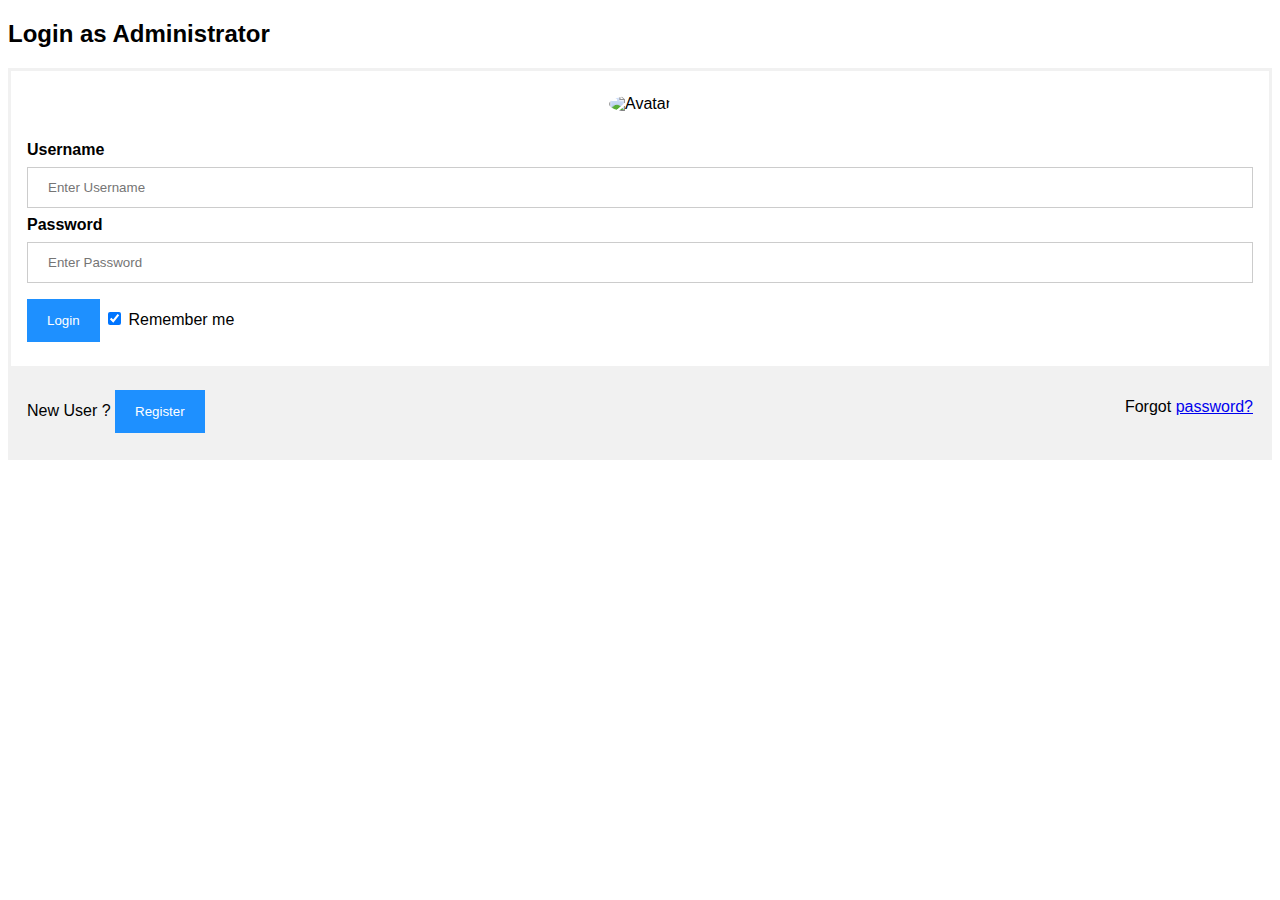
<file: src/main/resources/templates/admin.html>
<!DOCTYPE html>
<html xmlns:th="http://www.thymeleaf.org">
<head>
<meta name="viewport" content="width=device-width, initial-scale=1">
<style>
body {font-family: Arial, Helvetica, sans-serif;}
form {border: 3px solid #f1f1f1;}

input[type=text], input[type=password] {
  width: 100%;
  padding: 12px 20px;
  margin: 8px 0;
  display: inline-block;
  border: 1px solid #ccc;
  box-sizing: border-box;
}

button {
  background-color: dodgerblue;
  color: white;
  padding: 14px 20px;
  margin: 8px 0;
  border: none;
  cursor: pointer;
}

button:hover {
  opacity: 0.8;
}

.cancelbtn {
  width: auto;
  padding: 10px 18px;
  background-color: #f44336;
}

.imgcontainer {
  text-align: center;
  margin: 24px 0 12px 0;
}

img.avatar {
  width: 10%;
  border-radius: 50%;
}

.container {
  padding: 16px;
}

span.psw {
  float: right;
  padding-top: 16px;
}

/* Change styles for span and cancel button on extra small screens */
@media screen and (max-width: 300px) {
  span.psw {
     display: block;
     float: none;
  }
  .cancelbtn {
     width: 100%;
  }
}
</style>
</head>
<body>

<h2>Login as Administrator</h2>

<form action="/action_page.php" method="post">
  <div class="imgcontainer">
    <img th:src="@{images/user-login.jpg}" alt="Avatar" class="avatar">
  </div>

  <div class="container">
    <label for="uname"><b>Username</b></label>
    <input type="text" placeholder="Enter Username" name="uname" required>

    <label for="psw"><b>Password</b></label>
    <input type="password" placeholder="Enter Password" name="psw" required>
        
    <button type="submit">Login</button>
    <label>
      <input type="checkbox" checked="checked" name="remember"> Remember me
    </label>
  </div>

  <div class="container" style="background-color:#f1f1f1">
    New User ? <a href="/register"><button type="button" class="primary"> Register</button></a>
    <span class="psw">Forgot <a href="/resetpassword">password?</a></span>
  </div>
</form>

</body>
</html>
</file>
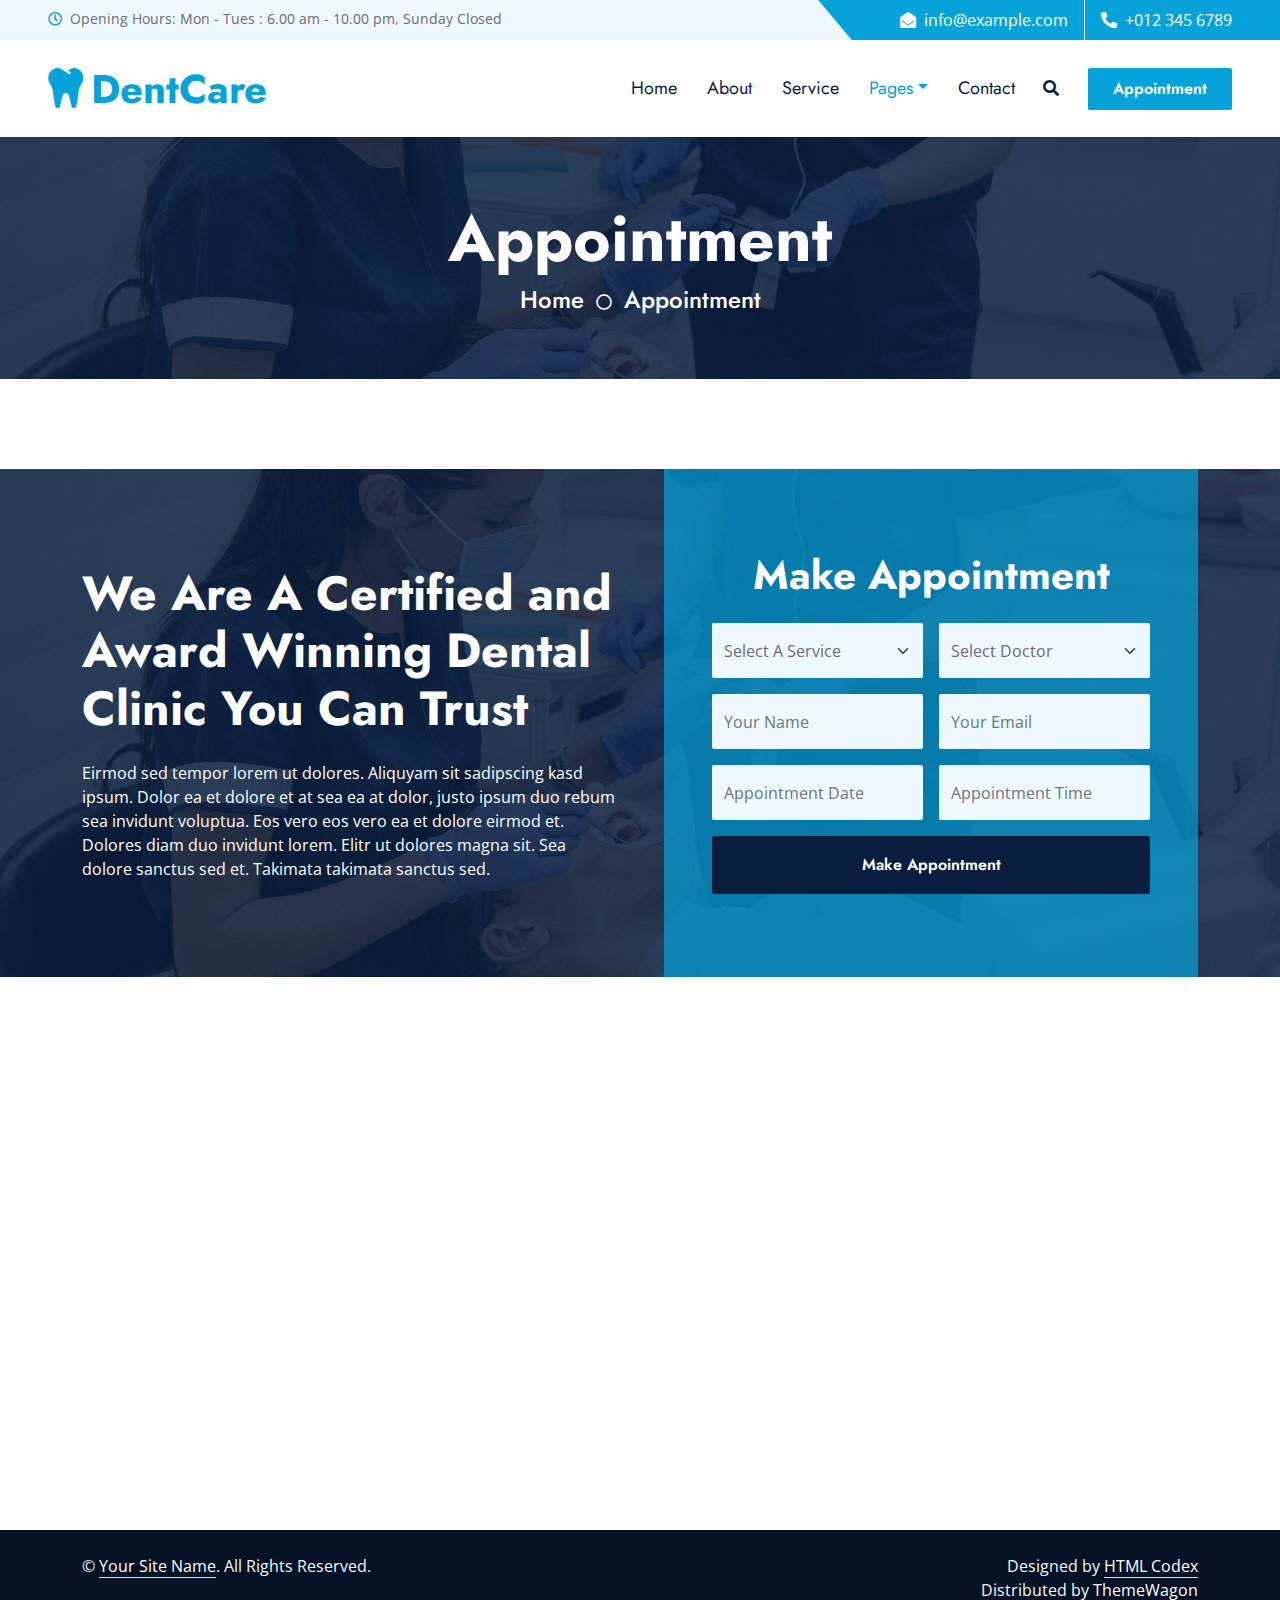
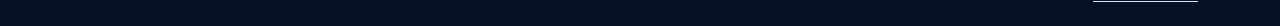
<file: src/main/resources/templates/appointment.html>
<!DOCTYPE html>
<html lang="en">

<head>
    <meta charset="utf-8">
    <title>DentCare - Dental Clinic Website Template</title>
    <meta content="width=device-width, initial-scale=1.0" name="viewport">
    <meta content="Free HTML Templates" name="keywords">
    <meta content="Free HTML Templates" name="description">

    <!-- Favicon -->
    <link href="img/favicon.ico" rel="icon">

    <!-- Google Web Fonts -->
    <link rel="preconnect" href="https://fonts.gstatic.com">
    <link href="https://fonts.googleapis.com/css2?family=Jost:wght@500;600;700&family=Open+Sans:wght@400;600&display=swap" rel="stylesheet"> 

    <!-- Icon Font Stylesheet -->
    <link href="https://cdnjs.cloudflare.com/ajax/libs/font-awesome/5.10.0/css/all.min.css" rel="stylesheet">
    <link href="https://cdn.jsdelivr.net/npm/bootstrap-icons@1.4.1/font/bootstrap-icons.css" rel="stylesheet">

    <!-- Libraries Stylesheet -->
    <link href="lib/owlcarousel/assets/owl.carousel.min.css" rel="stylesheet">
    <link href="lib/animate/animate.min.css" rel="stylesheet">
    <link href="lib/tempusdominus/css/tempusdominus-bootstrap-4.min.css" rel="stylesheet" />
    <link href="lib/twentytwenty/twentytwenty.css" rel="stylesheet" />

    <!-- Customized Bootstrap Stylesheet -->
    <link href="css/bootstrap.min.css" rel="stylesheet">

    <!-- Template Stylesheet -->
    <link href="css/style.css" rel="stylesheet">
</head>

<body>
    <!-- Spinner Start -->
    <div id="spinner" class="show bg-white position-fixed translate-middle w-100 vh-100 top-50 start-50 d-flex align-items-center justify-content-center">
        <div class="spinner-grow text-primary m-1" role="status">
            <span class="sr-only">Loading...</span>
        </div>
        <div class="spinner-grow text-dark m-1" role="status">
            <span class="sr-only">Loading...</span>
        </div>
        <div class="spinner-grow text-secondary m-1" role="status">
            <span class="sr-only">Loading...</span>
        </div>
    </div>
    <!-- Spinner End -->


    <!-- Topbar Start -->
    <div class="container-fluid bg-light ps-5 pe-0 d-none d-lg-block">
        <div class="row gx-0">
            <div class="col-md-6 text-center text-lg-start mb-2 mb-lg-0">
                <div class="d-inline-flex align-items-center">
                    <small class="py-2"><i class="far fa-clock text-primary me-2"></i>Opening Hours: Mon - Tues : 6.00 am - 10.00 pm, Sunday Closed </small>
                </div>
            </div>
            <div class="col-md-6 text-center text-lg-end">
                <div class="position-relative d-inline-flex align-items-center bg-primary text-white top-shape px-5">
                    <div class="me-3 pe-3 border-end py-2">
                        <p class="m-0"><i class="fa fa-envelope-open me-2"></i>info@example.com</p>
                    </div>
                    <div class="py-2">
                        <p class="m-0"><i class="fa fa-phone-alt me-2"></i>+012 345 6789</p>
                    </div>
                </div>
            </div>
        </div>
    </div>
    <!-- Topbar End -->


    <!-- Navbar Start -->
    <nav class="navbar navbar-expand-lg bg-white navbar-light shadow-sm px-5 py-3 py-lg-0">
        <a href="index.html" class="navbar-brand p-0">
            <h1 class="m-0 text-primary"><i class="fa fa-tooth me-2"></i>DentCare</h1>
        </a>
        <button class="navbar-toggler" type="button" data-bs-toggle="collapse" data-bs-target="#navbarCollapse">
            <span class="navbar-toggler-icon"></span>
        </button>
        <div class="collapse navbar-collapse" id="navbarCollapse">
            <div class="navbar-nav ms-auto py-0">
                <a href="index.html" class="nav-item nav-link">Home</a>
                <a href="about.html" class="nav-item nav-link">About</a>
                <a href="service.html" class="nav-item nav-link">Service</a>
                <div class="nav-item dropdown">
                    <a href="#" class="nav-link dropdown-toggle active" data-bs-toggle="dropdown">Pages</a>
                    <div class="dropdown-menu m-0">
                        <a href="price.html" class="dropdown-item">Pricing Plan</a>
                        <a href="team.html" class="dropdown-item">Our Dentist</a>
                        <a href="testimonial.html" class="dropdown-item">Testimonial</a>
                        <a href="appointment.html" class="dropdown-item active">Appointment</a>
                    </div>
                </div>
                <a href="contact.html" class="nav-item nav-link">Contact</a>
            </div>
            <button type="button" class="btn text-dark" data-bs-toggle="modal" data-bs-target="#searchModal"><i class="fa fa-search"></i></button>
            <a href="appointment.html" class="btn btn-primary py-2 px-4 ms-3">Appointment</a>
        </div>
    </nav>
    <!-- Navbar End -->


    <!-- Full Screen Search Start -->
    <div class="modal fade" id="searchModal" tabindex="-1">
        <div class="modal-dialog modal-fullscreen">
            <div class="modal-content" style="background: rgba(9, 30, 62, .7);">
                <div class="modal-header border-0">
                    <button type="button" class="btn bg-white btn-close" data-bs-dismiss="modal" aria-label="Close"></button>
                </div>
                <div class="modal-body d-flex align-items-center justify-content-center">
                    <div class="input-group" style="max-width: 600px;">
                        <input type="text" class="form-control bg-transparent border-primary p-3" placeholder="Type search keyword">
                        <button class="btn btn-primary px-4"><i class="bi bi-search"></i></button>
                    </div>
                </div>
            </div>
        </div>
    </div>
    <!-- Full Screen Search End -->


    <!-- Hero Start -->
    <div class="container-fluid bg-primary py-5 hero-header mb-5">
        <div class="row py-3">
            <div class="col-12 text-center">
                <h1 class="display-3 text-white animated zoomIn">Appointment</h1>
                <a href="" class="h4 text-white">Home</a>
                <i class="far fa-circle text-white px-2"></i>
                <a href="" class="h4 text-white">Appointment</a>
            </div>
        </div>
    </div>
    <!-- Hero End -->


    <!-- Appointment Start -->
    <div class="container-fluid bg-primary bg-appointment mb-5 wow fadeInUp" data-wow-delay="0.1s" style="margin-top: 90px;">
        <div class="container">
            <div class="row gx-5">
                <div class="col-lg-6 py-5">
                    <div class="py-5">
                        <h1 class="display-5 text-white mb-4">We Are A Certified and Award Winning Dental Clinic You Can Trust</h1>
                        <p class="text-white mb-0">Eirmod sed tempor lorem ut dolores. Aliquyam sit sadipscing kasd ipsum. Dolor ea et dolore et at sea ea at dolor, justo ipsum duo rebum sea invidunt voluptua. Eos vero eos vero ea et dolore eirmod et. Dolores diam duo invidunt lorem. Elitr ut dolores magna sit. Sea dolore sanctus sed et. Takimata takimata sanctus sed.</p>
                    </div>
                </div>
                <div class="col-lg-6">
                    <div class="appointment-form h-100 d-flex flex-column justify-content-center text-center p-5 wow zoomIn" data-wow-delay="0.6s">
                        <h1 class="text-white mb-4">Make Appointment</h1>
                        <form>
                            <div class="row g-3">
                                <div class="col-12 col-sm-6">
                                    <select class="form-select bg-light border-0" style="height: 55px;">
                                        <option selected>Select A Service</option>
                                        <option value="1">Service 1</option>
                                        <option value="2">Service 2</option>
                                        <option value="3">Service 3</option>
                                    </select>
                                </div>
                                <div class="col-12 col-sm-6">
                                    <select class="form-select bg-light border-0" style="height: 55px;">
                                        <option selected>Select Doctor</option>
                                        <option value="1">Doctor 1</option>
                                        <option value="2">Doctor 2</option>
                                        <option value="3">Doctor 3</option>
                                    </select>
                                </div>
                                <div class="col-12 col-sm-6">
                                    <input type="text" class="form-control bg-light border-0" placeholder="Your Name" style="height: 55px;">
                                </div>
                                <div class="col-12 col-sm-6">
                                    <input type="email" class="form-control bg-light border-0" placeholder="Your Email" style="height: 55px;">
                                </div>
                                <div class="col-12 col-sm-6">
                                    <div class="date" id="date1" data-target-input="nearest">
                                        <input type="text"
                                            class="form-control bg-light border-0 datetimepicker-input"
                                            placeholder="Appointment Date" data-target="#date1" data-toggle="datetimepicker" style="height: 55px;">
                                    </div>
                                </div>
                                <div class="col-12 col-sm-6">
                                    <div class="time" id="time1" data-target-input="nearest">
                                        <input type="text"
                                            class="form-control bg-light border-0 datetimepicker-input"
                                            placeholder="Appointment Time" data-target="#time1" data-toggle="datetimepicker" style="height: 55px;">
                                    </div>
                                </div>
                                <div class="col-12">
                                    <button class="btn btn-dark w-100 py-3" type="submit">Make Appointment</button>
                                </div>
                            </div>
                        </form>
                    </div>
                </div>
            </div>
        </div>
    </div>
    <!-- Appointment End -->
    

    <!-- Newsletter Start -->
    <div class="container-fluid position-relative pt-5 wow fadeInUp" data-wow-delay="0.1s" style="z-index: 1;">
        <div class="container">
            <div class="bg-primary p-5">
                <form class="mx-auto" style="max-width: 600px;">
                    <div class="input-group">
                        <input type="text" class="form-control border-white p-3" placeholder="Your Email">
                        <button class="btn btn-dark px-4">Sign Up</button>
                    </div>
                </form>
            </div>
        </div>
    </div>
    <!-- Newsletter End -->
    

    <!-- Footer Start -->
    <div class="container-fluid bg-dark text-light py-5 wow fadeInUp" data-wow-delay="0.3s" style="margin-top: -75px;">
        <div class="container pt-5">
            <div class="row g-5 pt-4">
                <div class="col-lg-3 col-md-6">
                    <h3 class="text-white mb-4">Quick Links</h3>
                    <div class="d-flex flex-column justify-content-start">
                        <a class="text-light mb-2" href="#"><i class="bi bi-arrow-right text-primary me-2"></i>Home</a>
                        <a class="text-light mb-2" href="#"><i class="bi bi-arrow-right text-primary me-2"></i>About Us</a>
                        <a class="text-light mb-2" href="#"><i class="bi bi-arrow-right text-primary me-2"></i>Our Services</a>
                        <a class="text-light mb-2" href="#"><i class="bi bi-arrow-right text-primary me-2"></i>Latest Blog</a>
                        <a class="text-light" href="#"><i class="bi bi-arrow-right text-primary me-2"></i>Contact Us</a>
                    </div>
                </div>
                <div class="col-lg-3 col-md-6">
                    <h3 class="text-white mb-4">Popular Links</h3>
                    <div class="d-flex flex-column justify-content-start">
                        <a class="text-light mb-2" href="#"><i class="bi bi-arrow-right text-primary me-2"></i>Home</a>
                        <a class="text-light mb-2" href="#"><i class="bi bi-arrow-right text-primary me-2"></i>About Us</a>
                        <a class="text-light mb-2" href="#"><i class="bi bi-arrow-right text-primary me-2"></i>Our Services</a>
                        <a class="text-light mb-2" href="#"><i class="bi bi-arrow-right text-primary me-2"></i>Latest Blog</a>
                        <a class="text-light" href="#"><i class="bi bi-arrow-right text-primary me-2"></i>Contact Us</a>
                    </div>
                </div>
                <div class="col-lg-3 col-md-6">
                    <h3 class="text-white mb-4">Get In Touch</h3>
                    <p class="mb-2"><i class="bi bi-geo-alt text-primary me-2"></i>123 Street, New York, USA</p>
                    <p class="mb-2"><i class="bi bi-envelope-open text-primary me-2"></i>info@example.com</p>
                    <p class="mb-0"><i class="bi bi-telephone text-primary me-2"></i>+012 345 67890</p>
                </div>
                <div class="col-lg-3 col-md-6">
                    <h3 class="text-white mb-4">Follow Us</h3>
                    <div class="d-flex">
                        <a class="btn btn-lg btn-primary btn-lg-square rounded me-2" href="#"><i class="fab fa-twitter fw-normal"></i></a>
                        <a class="btn btn-lg btn-primary btn-lg-square rounded me-2" href="#"><i class="fab fa-facebook-f fw-normal"></i></a>
                        <a class="btn btn-lg btn-primary btn-lg-square rounded me-2" href="#"><i class="fab fa-linkedin-in fw-normal"></i></a>
                        <a class="btn btn-lg btn-primary btn-lg-square rounded" href="#"><i class="fab fa-instagram fw-normal"></i></a>
                    </div>
                </div>
            </div>
        </div>
    </div>
    <div class="container-fluid text-light py-4" style="background: #051225;">
        <div class="container">
            <div class="row g-0">
                <div class="col-md-6 text-center text-md-start">
                    <p class="mb-md-0">&copy; <a class="text-white border-bottom" href="#">Your Site Name</a>. All Rights Reserved.</p>
                </div>
                <div class="col-md-6 text-center text-md-end">
                    <p class="mb-0">Designed by <a class="text-white border-bottom" href="https://htmlcodex.com">HTML Codex</a><br>
                        Distributed by <a class="text-white border-bottom" href="https://themewagon.com">ThemeWagon</a>          
                    </p>
                </div>
            </div>
        </div>
    </div>
    <!-- Footer End -->


    <!-- Back to Top -->
    <a href="#" class="btn btn-lg btn-primary btn-lg-square rounded back-to-top"><i class="bi bi-arrow-up"></i></a>


    <!-- JavaScript Libraries -->
    <script src="https://code.jquery.com/jquery-3.4.1.min.js"></script>
    <script src="https://cdn.jsdelivr.net/npm/bootstrap@5.0.0/dist/js/bootstrap.bundle.min.js"></script>
    <script src="lib/wow/wow.min.js"></script>
    <script src="lib/easing/easing.min.js"></script>
    <script src="lib/waypoints/waypoints.min.js"></script>
    <script src="lib/owlcarousel/owl.carousel.min.js"></script>
    <script src="lib/tempusdominus/js/moment.min.js"></script>
    <script src="lib/tempusdominus/js/moment-timezone.min.js"></script>
    <script src="lib/tempusdominus/js/tempusdominus-bootstrap-4.min.js"></script>
    <script src="lib/twentytwenty/jquery.event.move.js"></script>
    <script src="lib/twentytwenty/jquery.twentytwenty.js"></script>

    <!-- Template Javascript -->
    <script src="js/main.js"></script>
</body>

</html>
</file>
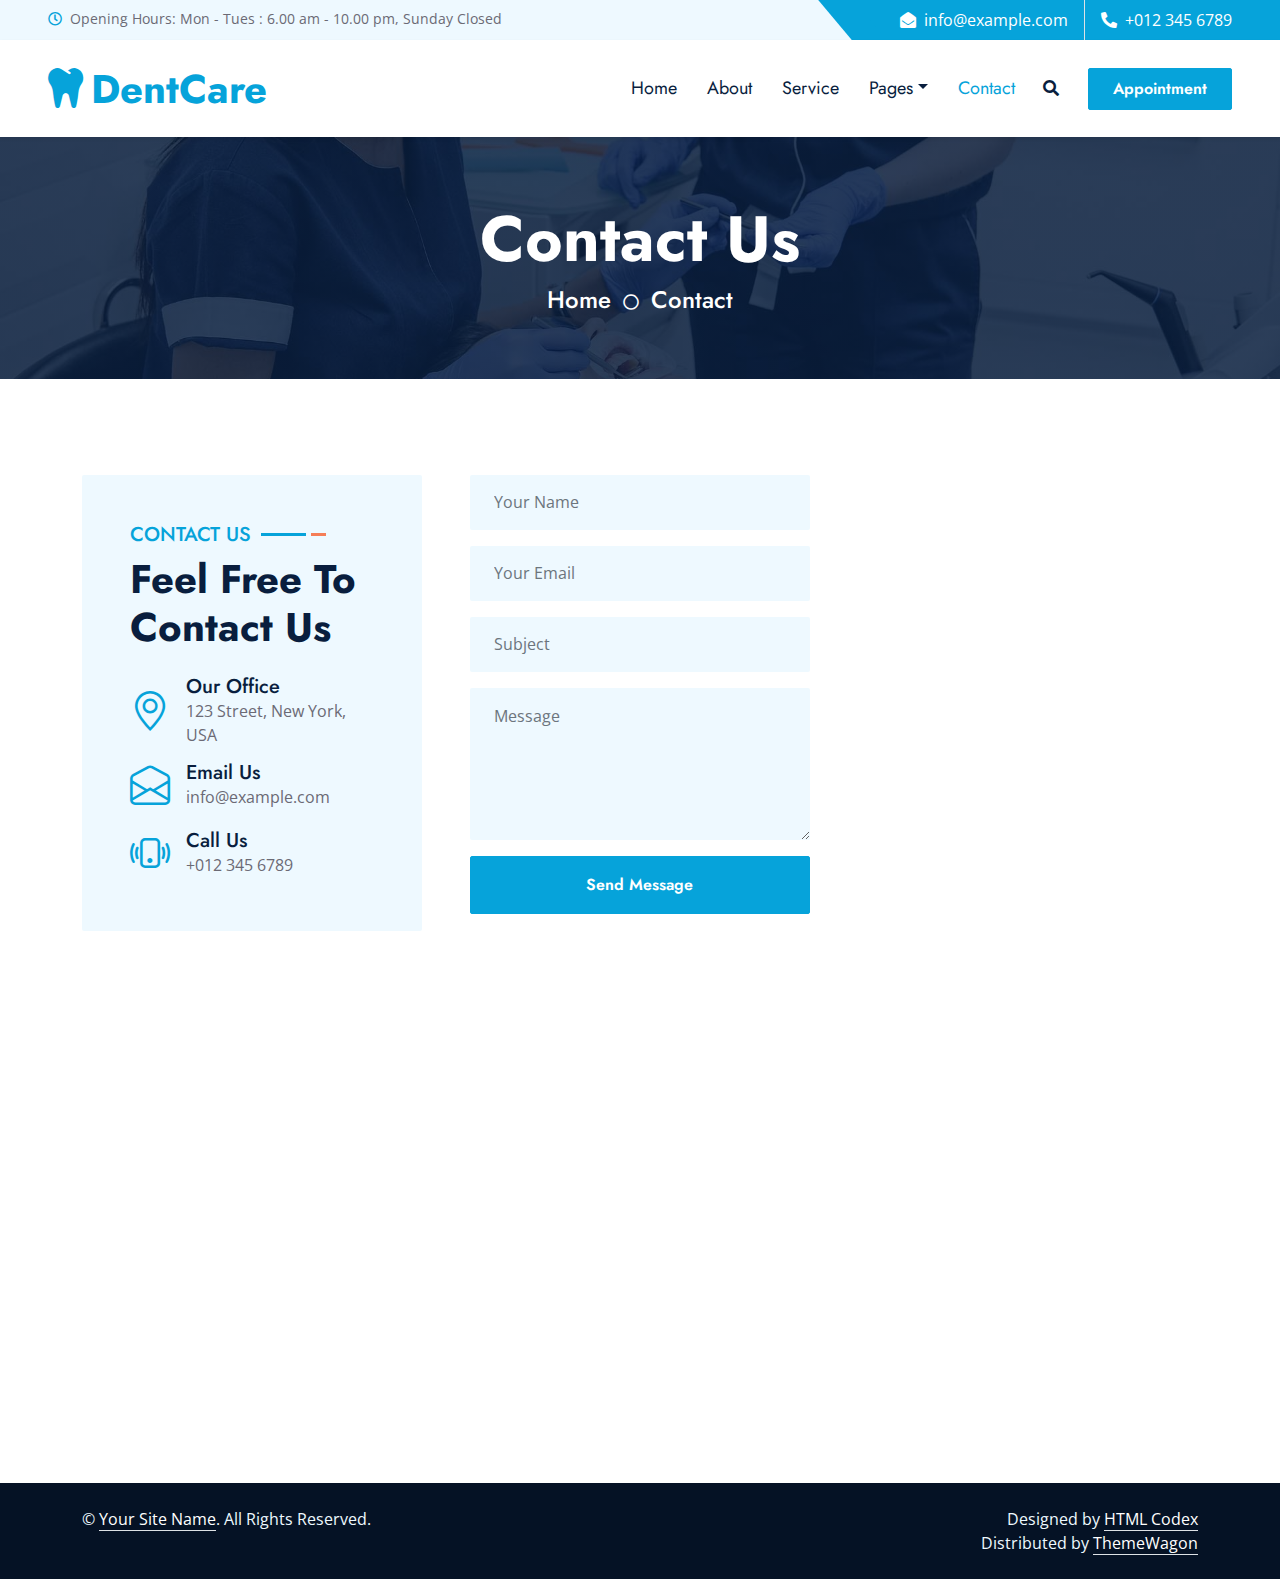
<file: src/main/resources/templates/contact.html>
<!DOCTYPE html>
<html lang="en">

<head>
    <meta charset="utf-8">
    <title>DentCare - Dental Clinic Website Template</title>
    <meta content="width=device-width, initial-scale=1.0" name="viewport">
    <meta content="Free HTML Templates" name="keywords">
    <meta content="Free HTML Templates" name="description">

    <!-- Favicon -->
    <link href="img/favicon.ico" rel="icon">

    <!-- Google Web Fonts -->
    <link rel="preconnect" href="https://fonts.gstatic.com">
    <link href="https://fonts.googleapis.com/css2?family=Jost:wght@500;600;700&family=Open+Sans:wght@400;600&display=swap" rel="stylesheet"> 

    <!-- Icon Font Stylesheet -->
    <link href="https://cdnjs.cloudflare.com/ajax/libs/font-awesome/5.10.0/css/all.min.css" rel="stylesheet">
    <link href="https://cdn.jsdelivr.net/npm/bootstrap-icons@1.4.1/font/bootstrap-icons.css" rel="stylesheet">

    <!-- Libraries Stylesheet -->
    <link href="lib/owlcarousel/assets/owl.carousel.min.css" rel="stylesheet">
    <link href="lib/animate/animate.min.css" rel="stylesheet">
    <link href="lib/tempusdominus/css/tempusdominus-bootstrap-4.min.css" rel="stylesheet" />
    <link href="lib/twentytwenty/twentytwenty.css" rel="stylesheet" />

    <!-- Customized Bootstrap Stylesheet -->
    <link href="css/bootstrap.min.css" rel="stylesheet">

    <!-- Template Stylesheet -->
    <link href="css/style.css" rel="stylesheet">
</head>

<body>
    <!-- Spinner Start -->
    <div id="spinner" class="show bg-white position-fixed translate-middle w-100 vh-100 top-50 start-50 d-flex align-items-center justify-content-center">
        <div class="spinner-grow text-primary m-1" role="status">
            <span class="sr-only">Loading...</span>
        </div>
        <div class="spinner-grow text-dark m-1" role="status">
            <span class="sr-only">Loading...</span>
        </div>
        <div class="spinner-grow text-secondary m-1" role="status">
            <span class="sr-only">Loading...</span>
        </div>
    </div>
    <!-- Spinner End -->


    <!-- Topbar Start -->
    <div class="container-fluid bg-light ps-5 pe-0 d-none d-lg-block">
        <div class="row gx-0">
            <div class="col-md-6 text-center text-lg-start mb-2 mb-lg-0">
                <div class="d-inline-flex align-items-center">
                    <small class="py-2"><i class="far fa-clock text-primary me-2"></i>Opening Hours: Mon - Tues : 6.00 am - 10.00 pm, Sunday Closed </small>
                </div>
            </div>
            <div class="col-md-6 text-center text-lg-end">
                <div class="position-relative d-inline-flex align-items-center bg-primary text-white top-shape px-5">
                    <div class="me-3 pe-3 border-end py-2">
                        <p class="m-0"><i class="fa fa-envelope-open me-2"></i>info@example.com</p>
                    </div>
                    <div class="py-2">
                        <p class="m-0"><i class="fa fa-phone-alt me-2"></i>+012 345 6789</p>
                    </div>
                </div>
            </div>
        </div>
    </div>
    <!-- Topbar End -->


    <!-- Navbar Start -->
    <nav class="navbar navbar-expand-lg bg-white navbar-light shadow-sm px-5 py-3 py-lg-0">
        <a href="index.html" class="navbar-brand p-0">
            <h1 class="m-0 text-primary"><i class="fa fa-tooth me-2"></i>DentCare</h1>
        </a>
        <button class="navbar-toggler" type="button" data-bs-toggle="collapse" data-bs-target="#navbarCollapse">
            <span class="navbar-toggler-icon"></span>
        </button>
        <div class="collapse navbar-collapse" id="navbarCollapse">
            <div class="navbar-nav ms-auto py-0">
                <a href="index.html" class="nav-item nav-link">Home</a>
                <a href="about.html" class="nav-item nav-link">About</a>
                <a href="service.html" class="nav-item nav-link">Service</a>
                <div class="nav-item dropdown">
                    <a href="#" class="nav-link dropdown-toggle" data-bs-toggle="dropdown">Pages</a>
                    <div class="dropdown-menu m-0">
                        <a href="price.html" class="dropdown-item">Pricing Plan</a>
                        <a href="team.html" class="dropdown-item">Our Dentist</a>
                        <a href="testimonial.html" class="dropdown-item">Testimonial</a>
                        <a href="appointment.html" class="dropdown-item">Appointment</a>
                    </div>
                </div>
                <a href="contact.html" class="nav-item nav-link active">Contact</a>
            </div>
            <button type="button" class="btn text-dark" data-bs-toggle="modal" data-bs-target="#searchModal"><i class="fa fa-search"></i></button>
            <a href="appointment.html" class="btn btn-primary py-2 px-4 ms-3">Appointment</a>
        </div>
    </nav>
    <!-- Navbar End -->


    <!-- Full Screen Search Start -->
    <div class="modal fade" id="searchModal" tabindex="-1">
        <div class="modal-dialog modal-fullscreen">
            <div class="modal-content" style="background: rgba(9, 30, 62, .7);">
                <div class="modal-header border-0">
                    <button type="button" class="btn bg-white btn-close" data-bs-dismiss="modal" aria-label="Close"></button>
                </div>
                <div class="modal-body d-flex align-items-center justify-content-center">
                    <div class="input-group" style="max-width: 600px;">
                        <input type="text" class="form-control bg-transparent border-primary p-3" placeholder="Type search keyword">
                        <button class="btn btn-primary px-4"><i class="bi bi-search"></i></button>
                    </div>
                </div>
            </div>
        </div>
    </div>
    <!-- Full Screen Search End -->


    <!-- Hero Start -->
    <div class="container-fluid bg-primary py-5 hero-header mb-5">
        <div class="row py-3">
            <div class="col-12 text-center">
                <h1 class="display-3 text-white animated zoomIn">Contact Us</h1>
                <a href="" class="h4 text-white">Home</a>
                <i class="far fa-circle text-white px-2"></i>
                <a href="" class="h4 text-white">Contact</a>
            </div>
        </div>
    </div>
    <!-- Hero End -->


    <!-- Contact Start -->
    <div class="container-fluid py-5">
        <div class="container">
            <div class="row g-5">
                <div class="col-xl-4 col-lg-6 wow slideInUp" data-wow-delay="0.1s">
                    <div class="bg-light rounded h-100 p-5">
                        <div class="section-title">
                            <h5 class="position-relative d-inline-block text-primary text-uppercase">Contact Us</h5>
                            <h1 class="display-6 mb-4">Feel Free To Contact Us</h1>
                        </div>
                        <div class="d-flex align-items-center mb-2">
                            <i class="bi bi-geo-alt fs-1 text-primary me-3"></i>
                            <div class="text-start">
                                <h5 class="mb-0">Our Office</h5>
                                <span>123 Street, New York, USA</span>
                            </div>
                        </div>
                        <div class="d-flex align-items-center mb-2">
                            <i class="bi bi-envelope-open fs-1 text-primary me-3"></i>
                            <div class="text-start">
                                <h5 class="mb-0">Email Us</h5>
                                <span>info@example.com</span>
                            </div>
                        </div>
                        <div class="d-flex align-items-center">
                            <i class="bi bi-phone-vibrate fs-1 text-primary me-3"></i>
                            <div class="text-start">
                                <h5 class="mb-0">Call Us</h5>
                                <span>+012 345 6789</span>
                            </div>
                        </div>
                    </div>
                </div>
                <div class="col-xl-4 col-lg-6 wow slideInUp" data-wow-delay="0.3s">
                    <form>
                        <div class="row g-3">
                            <div class="col-12">
                                <input type="text" class="form-control border-0 bg-light px-4" placeholder="Your Name" style="height: 55px;">
                            </div>
                            <div class="col-12">
                                <input type="email" class="form-control border-0 bg-light px-4" placeholder="Your Email" style="height: 55px;">
                            </div>
                            <div class="col-12">
                                <input type="text" class="form-control border-0 bg-light px-4" placeholder="Subject" style="height: 55px;">
                            </div>
                            <div class="col-12">
                                <textarea class="form-control border-0 bg-light px-4 py-3" rows="5" placeholder="Message"></textarea>
                            </div>
                            <div class="col-12">
                                <button class="btn btn-primary w-100 py-3" type="submit">Send Message</button>
                            </div>
                        </div>
                    </form>
                </div>
                <div class="col-xl-4 col-lg-12 wow slideInUp" data-wow-delay="0.6s">
                    <iframe class="position-relative rounded w-100 h-100"
                        src="https://www.google.com/maps/embed?pb=!1m18!1m12!1m3!1d3001156.4288297426!2d-78.01371936852176!3d42.72876761954724!2m3!1f0!2f0!3f0!3m2!1i1024!2i768!4f13.1!3m3!1m2!1s0x4ccc4bf0f123a5a9%3A0xddcfc6c1de189567!2sNew%20York%2C%20USA!5e0!3m2!1sen!2sbd!4v1603794290143!5m2!1sen!2sbd"
                        frameborder="0" style="min-height: 400px; border:0;" allowfullscreen="" aria-hidden="false"
                        tabindex="0"></iframe>
                </div>
            </div>
        </div>
    </div>
    <!-- Contact End -->


    <!-- Newsletter Start -->
    <div class="container-fluid position-relative pt-5 wow fadeInUp" data-wow-delay="0.1s" style="z-index: 1;">
        <div class="container">
            <div class="bg-primary p-5">
                <form class="mx-auto" style="max-width: 600px;">
                    <div class="input-group">
                        <input type="text" class="form-control border-white p-3" placeholder="Your Email">
                        <button class="btn btn-dark px-4">Sign Up</button>
                    </div>
                </form>
            </div>
        </div>
    </div>
    <!-- Newsletter End -->
    

    <!-- Footer Start -->
    <div class="container-fluid bg-dark text-light py-5 wow fadeInUp" data-wow-delay="0.3s" style="margin-top: -75px;">
        <div class="container pt-5">
            <div class="row g-5 pt-4">
                <div class="col-lg-3 col-md-6">
                    <h3 class="text-white mb-4">Quick Links</h3>
                    <div class="d-flex flex-column justify-content-start">
                        <a class="text-light mb-2" href="#"><i class="bi bi-arrow-right text-primary me-2"></i>Home</a>
                        <a class="text-light mb-2" href="#"><i class="bi bi-arrow-right text-primary me-2"></i>About Us</a>
                        <a class="text-light mb-2" href="#"><i class="bi bi-arrow-right text-primary me-2"></i>Our Services</a>
                        <a class="text-light mb-2" href="#"><i class="bi bi-arrow-right text-primary me-2"></i>Latest Blog</a>
                        <a class="text-light" href="#"><i class="bi bi-arrow-right text-primary me-2"></i>Contact Us</a>
                    </div>
                </div>
                <div class="col-lg-3 col-md-6">
                    <h3 class="text-white mb-4">Popular Links</h3>
                    <div class="d-flex flex-column justify-content-start">
                        <a class="text-light mb-2" href="#"><i class="bi bi-arrow-right text-primary me-2"></i>Home</a>
                        <a class="text-light mb-2" href="#"><i class="bi bi-arrow-right text-primary me-2"></i>About Us</a>
                        <a class="text-light mb-2" href="#"><i class="bi bi-arrow-right text-primary me-2"></i>Our Services</a>
                        <a class="text-light mb-2" href="#"><i class="bi bi-arrow-right text-primary me-2"></i>Latest Blog</a>
                        <a class="text-light" href="#"><i class="bi bi-arrow-right text-primary me-2"></i>Contact Us</a>
                    </div>
                </div>
                <div class="col-lg-3 col-md-6">
                    <h3 class="text-white mb-4">Get In Touch</h3>
                    <p class="mb-2"><i class="bi bi-geo-alt text-primary me-2"></i>123 Street, New York, USA</p>
                    <p class="mb-2"><i class="bi bi-envelope-open text-primary me-2"></i>info@example.com</p>
                    <p class="mb-0"><i class="bi bi-telephone text-primary me-2"></i>+012 345 67890</p>
                </div>
                <div class="col-lg-3 col-md-6">
                    <h3 class="text-white mb-4">Follow Us</h3>
                    <div class="d-flex">
                        <a class="btn btn-lg btn-primary btn-lg-square rounded me-2" href="#"><i class="fab fa-twitter fw-normal"></i></a>
                        <a class="btn btn-lg btn-primary btn-lg-square rounded me-2" href="#"><i class="fab fa-facebook-f fw-normal"></i></a>
                        <a class="btn btn-lg btn-primary btn-lg-square rounded me-2" href="#"><i class="fab fa-linkedin-in fw-normal"></i></a>
                        <a class="btn btn-lg btn-primary btn-lg-square rounded" href="#"><i class="fab fa-instagram fw-normal"></i></a>
                    </div>
                </div>
            </div>
        </div>
    </div>
    <div class="container-fluid text-light py-4" style="background: #051225;">
        <div class="container">
            <div class="row g-0">
                <div class="col-md-6 text-center text-md-start">
                    <p class="mb-md-0">&copy; <a class="text-white border-bottom" href="#">Your Site Name</a>. All Rights Reserved.</p>
                </div>
                <div class="col-md-6 text-center text-md-end">
                    <p class="mb-0">Designed by <a class="text-white border-bottom" href="https://htmlcodex.com">HTML Codex</a><br>
                        Distributed by <a class="text-white border-bottom" href="https://themewagon.com">ThemeWagon</a>          
                    
                    </p>
                </div>
            </div>
        </div>
    </div>
    <!-- Footer End -->


    <!-- Back to Top -->
    <a href="#" class="btn btn-lg btn-primary btn-lg-square rounded back-to-top"><i class="bi bi-arrow-up"></i></a>


    <!-- JavaScript Libraries -->
    <script src="https://code.jquery.com/jquery-3.4.1.min.js"></script>
    <script src="https://cdn.jsdelivr.net/npm/bootstrap@5.0.0/dist/js/bootstrap.bundle.min.js"></script>
    <script src="lib/wow/wow.min.js"></script>
    <script src="lib/easing/easing.min.js"></script>
    <script src="lib/waypoints/waypoints.min.js"></script>
    <script src="lib/owlcarousel/owl.carousel.min.js"></script>
    <script src="lib/tempusdominus/js/moment.min.js"></script>
    <script src="lib/tempusdominus/js/moment-timezone.min.js"></script>
    <script src="lib/tempusdominus/js/tempusdominus-bootstrap-4.min.js"></script>
    <script src="lib/twentytwenty/jquery.event.move.js"></script>
    <script src="lib/twentytwenty/jquery.twentytwenty.js"></script>

    <!-- Template Javascript -->
    <script src="js/main.js"></script>
</body>

</html>
</file>
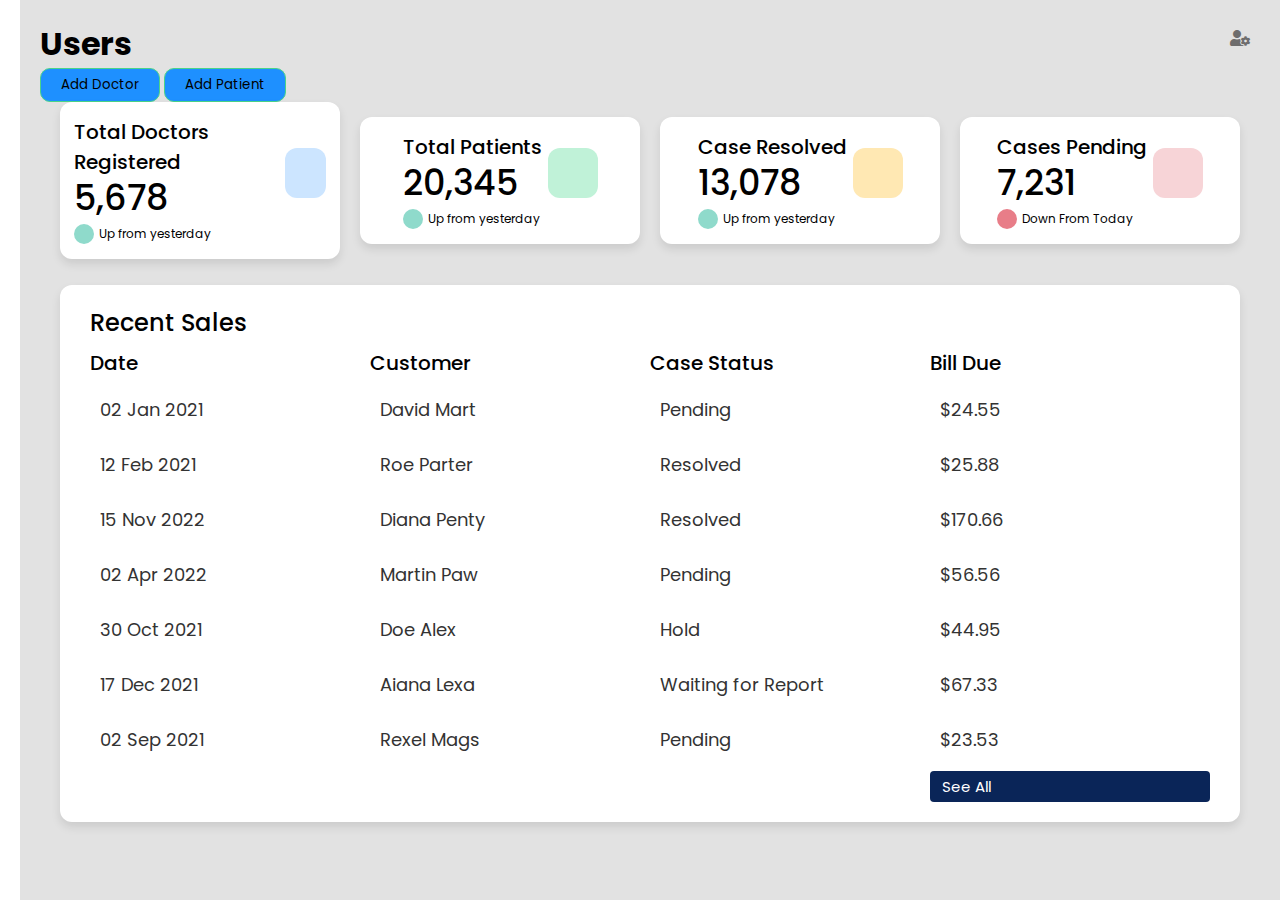
<file: src/main/resources/templates/dashboard.html>
<!DOCTYPE html>
<html lang="en" xmlns:th="http://www.thymeleaf.org">
<head>
  <meta charset="UTF-8" />
  <title>DAMS Admin | Dashboard</title>
  <link rel="stylesheet" th:href="@{css/style.css}" />
  <!-- Font Awesome Cdn Link -->
  <link rel="stylesheet" href="https://cdnjs.cloudflare.com/ajax/libs/font-awesome/5.15.4/css/all.min.css"/>
</head>
<body>
  <div class="container">
    <nav>
      <ul>
        <li><a href="#" class="logo">
          <img th:src="@{images/icon.png}">
          <span class="nav-item">Admin</span>
        </a></li>
        <li><a href="/dashboard">
          <i class="fas fa-menorah"></i>
          <span class="nav-item">Dashboard</span>
        </a></li>
        <li><a href="/doctors">
          <i class="fas fa-comment"></i>
          <span class="nav-item">Doctors</span>
        </a></li>
        <li><a href="/patients">
          <i class="fas fa-database"></i>
          <span class="nav-item">Patients</span>
        </a></li>
        <li><a href="#">
          <i class="fas fa-cog"></i>
          <span class="nav-item">Setting</span>
        </a></li>
        <li><a href="/login" class="logout">
          <i class="fas fa-sign-out-alt"></i>
          <span class="nav-item">Log out</span>
        </a></li>
      </ul>
    </nav>


    <section class="main">
      <div class="main-top">
        <h1>Users</h1>
        <i class="fas fa-user-cog"></i>
      </div>
      <button class="primary">Add Doctor</button>
      <button class="primary">Add Patient</button>
      <div class="home-content">
      <div class="overview-boxes">
        <div class="box">
          <div class="right-side">
            <div class="box-topic">Total Doctors Registered</div>
            <div class="number">5,678</div>
            <div class="indicator">
              <i class='bx bx-up-arrow-alt'></i>
              <span class="text">Up from yesterday</span>
            </div>
          </div>
          <i class='bx bx-cart-alt cart'></i>
        </div>
        <div class="box">
          <div class="right-side">
            <div class="box-topic">Total Patients</div>
            <div class="number">20,345</div>
            <div class="indicator">
              <i class='bx bx-up-arrow-alt'></i>
              <span class="text">Up from yesterday</span>
            </div>
          </div>
          <i class='bx bxs-cart-add cart two' ></i>
        </div>
        <div class="box">
          <div class="right-side">
            <div class="box-topic">Case Resolved</div>
            <div class="number">13,078</div>
            <div class="indicator">
              <i class='bx bx-up-arrow-alt'></i>
              <span class="text">Up from yesterday</span>
            </div>
          </div>
          <i class='bx bx-cart cart three' ></i>
        </div>
        <div class="box">
          <div class="right-side">
            <div class="box-topic">Cases Pending</div>
            <div class="number">7,231</div>
            <div class="indicator">
              <i class='bx bx-down-arrow-alt down'></i>
              <span class="text">Down From Today</span>
            </div>
          </div>
          <i class='bx bxs-cart-download cart four' ></i>
        </div>
      </div>

      <div class="sales-boxes">
        <div class="recent-sales box">
          <div class="title">Recent Sales</div>
          <div class="sales-details">
            <ul class="details">
              <li class="topic">Date</li>
              <li><a href="#">02 Jan 2021</a></li>
              <li><a href="#">12 Feb 2021</a></li>
              <li><a href="#">15 Nov 2022</a></li>
              <li><a href="#">02 Apr 2022</a></li>
              <li><a href="#">30 Oct 2021</a></li>
              <li><a href="#">17 Dec 2021</a></li>
              <li><a href="#">02 Sep 2021</a></li>
            </ul>
            <ul class="details">
            <li class="topic">Customer</li>
            <li><a href="#">David Mart</a></li>
            <li><a href="#">Roe Parter</a></li>
            <li><a href="#">Diana Penty</a></li>
            <li><a href="#">Martin Paw</a></li>
            <li><a href="#">Doe Alex</a></li>
            <li><a href="#">Aiana Lexa</a></li>
            <li><a href="#">Rexel Mags</a></li>
          </ul>
          <ul class="details">
            <li class="topic">Case Status</li>
            <li><a href="#">Pending</a></li>
            <li><a href="#">Resolved</a></li>
            <li><a href="#">Resolved</a></li>
            <li><a href="#">Pending</a></li>
            <li><a href="#">Hold</a></li>
            <li><a href="#">Waiting for Report</a></li>
             <li><a href="#">Pending</a></li>
          </ul>
          <ul class="details">
            <li class="topic">Bill Due</li>
            <li><a href="#">$24.55</a></li>
            <li><a href="#">$25.88</a></li>
            <li><a href="#">$170.66</a></li>
            <li><a href="#">$56.56</a></li>
            <li><a href="#">$44.95</a></li>
            <li><a href="#">$67.33</a></li>
             <li><a href="#">$23.53</a></li>
          </ul>
          </div>
          <div class="button">
            <a href="#">See All</a>
          </div>
        </div>
      </div>
    </div>
  	</section>	
    </section>
  </div>

</body>
</html>

<style>
/*  import google fonts */
@import url("https://fonts.googleapis.com/css2?family=Poppins:wght@400;500;600;700&display=swap");
*{
  margin: 0;
  padding: 0;
  outline: none;
  border: none;
  text-decoration: none;
  box-sizing: border-box;
  font-family: "Poppins", sans-serif;
}
body{
  background: rgb(226, 226, 226);
}
nav{
  position: sticky;
  top: 0;
  bottom: 0;
  height: 100vh;
  left: 0;
  width: 90px;
  /* width: 280px; */
  background: #fff;
  overflow: hidden;
  transition: 1s;
}
nav:hover{
  width: 280px;
  transition: 1s;
}
.logo{
  text-align: center;
  display: flex;
  margin: 10px 0 0 10px;
  padding-bottom: 3rem;
}

.logo img{
  width: 45px;
  height: 45px;
  border-radius: 50%;
}
.logo span{
  font-weight: bold;
  padding-left: 15px;
  font-size: 18px;
  text-transform: uppercase;
}
a{
  position: relative;
  width: 280px;
  font-size: 14px;
  color: rgb(85, 83, 83);
  display: table;
  padding: 10px;
}
nav .fas{
  position: relative;
  width: 70px;
  height: 40px;
  top: 20px;
  font-size: 20px;
  text-align: center;
}
.nav-item{
  position: relative;
  top: 12px;
  margin-left: 10px;
}
a:hover{
  background: #eee;
}
a:hover i{
  color: #34AF6D;
  transition: 0.5s;
}
.logout{
  position: absolute;
  bottom: 0;
}

.container{
  display: flex;
}

/* MAin Section */
.main{
  position: relative;
  padding: 20px;
  width: 100%;
}
.main-top{
  display: flex;
  width: 100%;
}
.main-top i{
  position: absolute;
  right: 0;
  margin: 10px 30px;
  color: rgb(110, 109, 109);
  cursor: pointer;
}
.main .users{
  display: flex;
  width: 100%;
}
.users .card{
  width: 25%;
  margin: 10px;
  background: #fff;
  text-align: center;
  border-radius: 10px;
  padding: 10px;
  box-shadow: 0 20px 35px rgba(0, 0, 0, 0.1);
}
.users .card img{
  width: 70px;
  height: 70px;
  border-radius: 50%;
}
.users .card h4{
  text-transform: uppercase;
}
.users .card p{
  font-size: 12px;
  margin-bottom: 15px;
  text-transform: uppercase;
}
.users table{
  margin:  auto;
}
.users .per span{
  padding: 5px;
  border-radius: 10px;
  background: rgb(223, 223, 223);
}
.users td{
  font-size: 14px;
  padding-right: 15px;
}
.users .card button{
  width: 100%;
  margin-top: 8px;
  padding: 7px;
  cursor: pointer;
  border-radius: 10px;
  background: transparent;
  border: 1px solid #4AD489;
}
.users .card button:hover{
  background: #4AD489;
  color: #fff;
  transition: 0.5s;
}

/*Attendance List serction  */
.attendance{
  margin-top: 20px;
  text-transform: capitalize;
}
.attendance-list{
  width: 100%;
  padding: 10px;
  margin-top: 10px;
  background: #fff;
  border-radius: 10px;
  box-shadow: 0 20px 35px rgba(0, 0, 0, 0.1);
}
.table{
  border-collapse: collapse;
  margin: 25px 0;
  font-size: 15px;
  min-width: 100%;
  overflow: hidden;
  border-radius: 5px 5px 0 0;
}
table thead tr{
  color: #fff;
  background: #34AF6D;
  text-align: left;
  font-weight: bold;
}
.table th,
.table td{
  padding: 12px 15px;
}
.table tbody tr{
  border-bottom: 1px solid #ddd;
}
.table tbody tr:nth-of-type(odd){
  background: #f3f3f3;
}
.table tbody tr.active{
  font-weight: bold;
  color: #4AD489;
}
.table tbody tr:last-of-type{
  border-bottom: 2px solid #4AD489;
}
.table button{
  padding: 6px 20px;
  border-radius: 10px;
  cursor: pointer;
  background: transparent;
  border: 1px solid #4AD489;
}
.table button:hover{
  background: #4AD489;
  color: #fff;
  transition: 0.5rem;
}
.primary{
  padding: 6px 20px;
  border-radius: 10px;
  cursor: pointer;
  background: dodgerblue;
  border: 1px solid #4AD489;
}

.primary:hover{
  background: #4AD489;
  color: #fff;
  transition: 0.5rem;
}







.home-content .overview-boxes{
  display: flex;
  align-items: center;
  justify-content: space-between;
  flex-wrap: wrap;
  padding: 0 20px;
  margin-bottom: 26px;
}
.overview-boxes .box{
  display: flex;
  align-items: center;
  justify-content: center;
  width: calc(100% / 4 - 15px);
  background: #fff;
  padding: 15px 14px;
  border-radius: 12px;
  box-shadow: 0 5px 10px rgba(0,0,0,0.1);
}
.overview-boxes .box-topic{
  font-size: 20px;
  font-weight: 500;
}
.home-content .box .number{
  display: inline-block;
  font-size: 35px;
  margin-top: -6px;
  font-weight: 500;
}
.home-content .box .indicator{
  display: flex;
  align-items: center;
}
.home-content .box .indicator i{
  height: 20px;
  width: 20px;
  background: #8FDACB;
  line-height: 20px;
  text-align: center;
  border-radius: 50%;
  color: #fff;
  font-size: 20px;
  margin-right: 5px;
}
.box .indicator i.down{
  background: #e87d88;
}
.home-content .box .indicator .text{
  font-size: 12px;
}
.home-content .box .cart{
  display: inline-block;
  font-size: 32px;
  height: 50px;
  width: 50px;
  background: #cce5ff;
  line-height: 50px;
  text-align: center;
  color: #66b0ff;
  border-radius: 12px;
  margin: -15px 0 0 6px;
}
.home-content .box .cart.two{
   color: #2BD47D;
   background: #C0F2D8;
 }
.home-content .box .cart.three{
   color: #ffc233;
   background: #ffe8b3;
 }
.home-content .box .cart.four{
   color: #e05260;
   background: #f7d4d7;
 }
.home-content .total-order{
  font-size: 20px;
  font-weight: 500;
}
.home-content .sales-boxes{
  display: flex;
  justify-content: space-between;
  /* padding: 0 20px; */
}
/* left box */
.home-content .sales-boxes .recent-sales{
  width: 100%;
  background: #fff;
  padding: 20px 30px;
  margin: 0 20px;
  border-radius: 12px;
  box-shadow: 0 5px 10px rgba(0, 0, 0, 0.1);
}
.home-content .sales-boxes .sales-details{
  display: flex;
  align-items: center;
  justify-content: space-between;
}
.sales-boxes .box .title{
  font-size: 24px;
  font-weight: 500;
  /* margin-bottom: 10px; */
}
.sales-boxes .sales-details li.topic{
  font-size: 20px;
  font-weight: 500;
}
.sales-boxes .sales-details li{
  list-style: none;
  margin: 8px 0;
}
.sales-boxes .sales-details li a{
  font-size: 18px;
  color: #333;
  font-size: 400;
  text-decoration: none;
}
.sales-boxes .box .button{
  width: 100%;
  display: flex;
  justify-content: flex-end;
}
.sales-boxes .box .button a{
  color: #fff;
  background: #0A2558;
  padding: 4px 12px;
  font-size: 15px;
  font-weight: 400;
  border-radius: 4px;
  text-decoration: none;
  transition: all 0.3s ease;
}
.sales-boxes .box .button a:hover{
  background:  #0d3073;
}
<style>
</file>
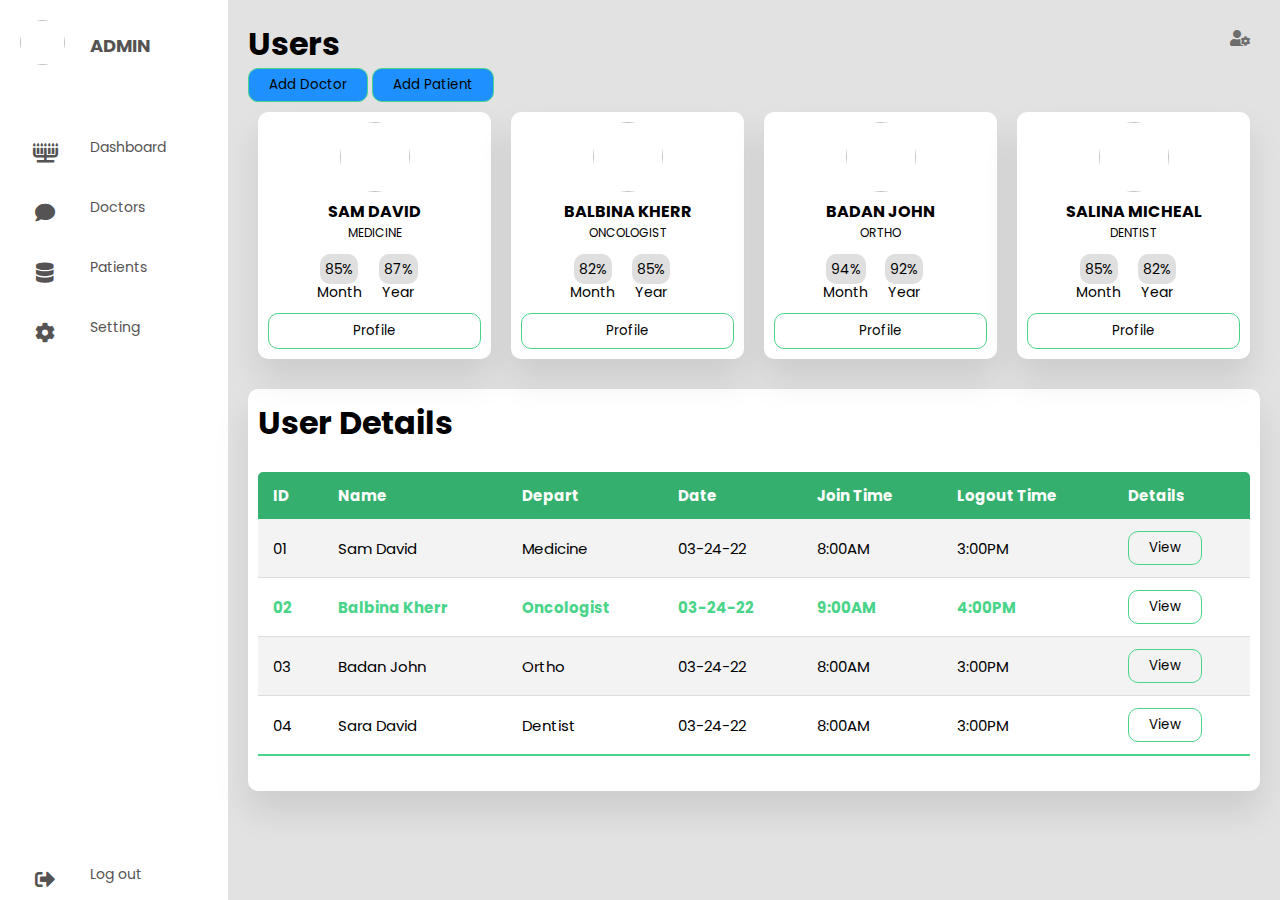
<file: src/main/resources/templates/doctors.html>
<!DOCTYPE html>
<html lang="en" xmlns:th="http://www.thymeleaf.org">
<head>
  <meta charset="UTF-8" />
  <title>DAMS Admin | Dashboard</title>
  <link rel="stylesheet" th:href="@{css/style.css}" />
  <!-- Font Awesome Cdn Link -->
  <link rel="stylesheet" href="https://cdnjs.cloudflare.com/ajax/libs/font-awesome/5.15.4/css/all.min.css"/>
</head>
<body>
  <div class="container">
    <nav>
      <ul>
        <li><a href="#" class="logo">
          <img th:src="@{images/icon.png}">
          <span class="nav-item">Admin</span>
        </a></li>
        <li><a href="/dashboard">
          <i class="fas fa-menorah"></i>
          <span class="nav-item">Dashboard</span>
        </a></li>
        <li><a href="/doctors">
          <i class="fas fa-comment"></i>
          <span class="nav-item">Doctors</span>
        </a></li>
        <li><a href="/patients">
          <i class="fas fa-database"></i>
          <span class="nav-item">Patients</span>
        </a></li>
        <li><a href="#">
          <i class="fas fa-cog"></i>
          <span class="nav-item">Setting</span>
        </a></li>
        <li><a href="/login" class="logout">
          <i class="fas fa-sign-out-alt"></i>
          <span class="nav-item">Log out</span>
        </a></li>
      </ul>
    </nav>


    <section class="main">
      <div class="main-top">
        <h1>Users</h1>
        <i class="fas fa-user-cog"></i>
      </div>
      <button class="primary">Add Doctor</button>
        <button class="primary">Add Patient</button>
      <div class="users">
        <div class="card">
          <img th:src="@{images/team-1.jpg}">
          <h4>Sam David</h4>
          <p>Medicine</p>
          <div class="per">
            <table>
              <tr>
                <td><span>85%</span></td>
                <td><span>87%</span></td>
              </tr>
              <tr>
                <td>Month</td>
                <td>Year</td>
              </tr>
            </table>
          </div>
          <button>Profile</button>
        </div>
        <div class="card">
          <img th:src="@{images/team-2.jpg}">
          <h4>Balbina kherr</h4>
          <p>Oncologist</p>
          <div class="per">
            <table>
              <tr>
                <td><span>82%</span></td>
                <td><span>85%</span></td>
              </tr>
              <tr>
                <td>Month</td>
                <td>Year</td>
              </tr>
            </table>
          </div>
          <button>Profile</button>
        </div>
        <div class="card">
          <img th:src="@{images/team-3.jpg}">
          <h4>Badan John</h4>
          <p>Ortho</p>
          <div class="per">
            <table>
              <tr>
                <td><span>94%</span></td>
                <td><span>92%</span></td>
              </tr>
              <tr>
                <td>Month</td>
                <td>Year</td>
              </tr>
            </table>
          </div>
          <button>Profile</button>
        </div>
        <div class="card">
          <img th:src="@{images/team-4.jpg}">
          <h4>Salina micheal</h4>
	  <p>Dentist</p>
          <div class="per">
            <table>
              <tr>
                <td><span>85%</span></td>
                <td><span>82%</span></td>
              </tr>
              <tr>
                <td>Month</td>
                <td>Year</td>
              </tr>
            </table>
          </div>
          <button>Profile</button>
        </div>
      </div>

      <section class="attendance">
        <div class="attendance-list">
          <h1>User Details</h1>
          <table class="table">
            <thead>
              <tr>
                <th>ID</th>
                <th>Name</th>
                <th>Depart</th>
                <th>Date</th>
                <th>Join Time</th>
                <th>Logout Time</th>
                <th>Details</th>
              </tr>
            </thead>
            <tbody>
              <tr>
                <td>01</td>
                <td>Sam David</td>
                <td>Medicine</td>
                <td>03-24-22</td>
                <td>8:00AM</td>
                <td>3:00PM</td>
                <td><button>View</button></td>
              </tr>
              <tr class="active">
                <td>02</td>
                <td>Balbina Kherr</td>
                <td>Oncologist</td>
                <td>03-24-22</td>
                <td>9:00AM</td>
                <td>4:00PM</td>
                <td><button>View</button></td>
              </tr>
              <tr>
                <td>03</td>
                <td>Badan John</td>
                <td>Ortho</td>
                <td>03-24-22</td>
                <td>8:00AM</td>
                <td>3:00PM</td>
                <td><button>View</button></td>
              </tr>
              <tr>
                <td>04</td>
                <td>Sara David</td>
                <td>Dentist</td>
                <td>03-24-22</td>
                <td>8:00AM</td>
                <td>3:00PM</td>
                <td><button>View</button></td>
              </tr>
              <!-- <tr >
                <td>05</td>
                <td>Salina</td>
                <td>Coding</td>
                <td>03-24-22</td>
                <td>9:00AM</td>
                <td>4:00PM</td>
                <td><button>View</button></td>
              </tr>
              <tr >
                <td>06</td>
                <td>Tara Smith</td>
                <td>Testing</td>
                <td>03-24-22</td>
                <td>9:00AM</td>
                <td>4:00PM</td>
                <td><button>View</button></td>
              </tr> -->
            </tbody>
          </table>
        </div>
      </section>
    </section>
  </div>

</body>
</html>

<style>
/*  import google fonts */
@import url("https://fonts.googleapis.com/css2?family=Poppins:wght@400;500;600;700&display=swap");
*{
  margin: 0;
  padding: 0;
  outline: none;
  border: none;
  text-decoration: none;
  box-sizing: border-box;
  font-family: "Poppins", sans-serif;
}
body{
  background: rgb(226, 226, 226);
}
nav{
  position: sticky;
  top: 0;
  bottom: 0;
  height: 100vh;
  left: 0;
  width: 90px;
  /* width: 280px; */
  background: #fff;
  overflow: hidden;
  transition: 1s;
}
nav:hover{
  width: 280px;
  transition: 1s;
}
.logo{
  text-align: center;
  display: flex;
  margin: 10px 0 0 10px;
  padding-bottom: 3rem;
}

.logo img{
  width: 45px;
  height: 45px;
  border-radius: 50%;
}
.logo span{
  font-weight: bold;
  padding-left: 15px;
  font-size: 18px;
  text-transform: uppercase;
}
a{
  position: relative;
  width: 280px;
  font-size: 14px;
  color: rgb(85, 83, 83);
  display: table;
  padding: 10px;
}
nav .fas{
  position: relative;
  width: 70px;
  height: 40px;
  top: 20px;
  font-size: 20px;
  text-align: center;
}
.nav-item{
  position: relative;
  top: 12px;
  margin-left: 10px;
}
a:hover{
  background: #eee;
}
a:hover i{
  color: #34AF6D;
  transition: 0.5s;
}
.logout{
  position: absolute;
  bottom: 0;
}

.container{
  display: flex;
}

/* MAin Section */
.main{
  position: relative;
  padding: 20px;
  width: 100%;
}
.main-top{
  display: flex;
  width: 100%;
}
.main-top i{
  position: absolute;
  right: 0;
  margin: 10px 30px;
  color: rgb(110, 109, 109);
  cursor: pointer;
}
.main .users{
  display: flex;
  width: 100%;
}
.users .card{
  width: 25%;
  margin: 10px;
  background: #fff;
  text-align: center;
  border-radius: 10px;
  padding: 10px;
  box-shadow: 0 20px 35px rgba(0, 0, 0, 0.1);
}
.users .card img{
  width: 70px;
  height: 70px;
  border-radius: 50%;
}
.users .card h4{
  text-transform: uppercase;
}
.users .card p{
  font-size: 12px;
  margin-bottom: 15px;
  text-transform: uppercase;
}
.users table{
  margin:  auto;
}
.users .per span{
  padding: 5px;
  border-radius: 10px;
  background: rgb(223, 223, 223);
}
.users td{
  font-size: 14px;
  padding-right: 15px;
}
.users .card button{
  width: 100%;
  margin-top: 8px;
  padding: 7px;
  cursor: pointer;
  border-radius: 10px;
  background: transparent;
  border: 1px solid #4AD489;
}
.users .card button:hover{
  background: #4AD489;
  color: #fff;
  transition: 0.5s;
}

/*Attendance List serction  */
.attendance{
  margin-top: 20px;
  text-transform: capitalize;
}
.attendance-list{
  width: 100%;
  padding: 10px;
  margin-top: 10px;
  background: #fff;
  border-radius: 10px;
  box-shadow: 0 20px 35px rgba(0, 0, 0, 0.1);
}
.table{
  border-collapse: collapse;
  margin: 25px 0;
  font-size: 15px;
  min-width: 100%;
  overflow: hidden;
  border-radius: 5px 5px 0 0;
}
table thead tr{
  color: #fff;
  background: #34AF6D;
  text-align: left;
  font-weight: bold;
}
.table th,
.table td{
  padding: 12px 15px;
}
.table tbody tr{
  border-bottom: 1px solid #ddd;
}
.table tbody tr:nth-of-type(odd){
  background: #f3f3f3;
}
.table tbody tr.active{
  font-weight: bold;
  color: #4AD489;
}
.table tbody tr:last-of-type{
  border-bottom: 2px solid #4AD489;
}
.table button{
  padding: 6px 20px;
  border-radius: 10px;
  cursor: pointer;
  background: transparent;
  border: 1px solid #4AD489;
}
.table button:hover{
  background: #4AD489;
  color: #fff;
  transition: 0.5rem;
}
.primary{
  padding: 6px 20px;
  border-radius: 10px;
  cursor: pointer;
  background: dodgerblue;
  border: 1px solid #4AD489;
}

.primary:hover{
  background: #4AD489;
  color: #fff;
  transition: 0.5rem;
}
<style>
</file>
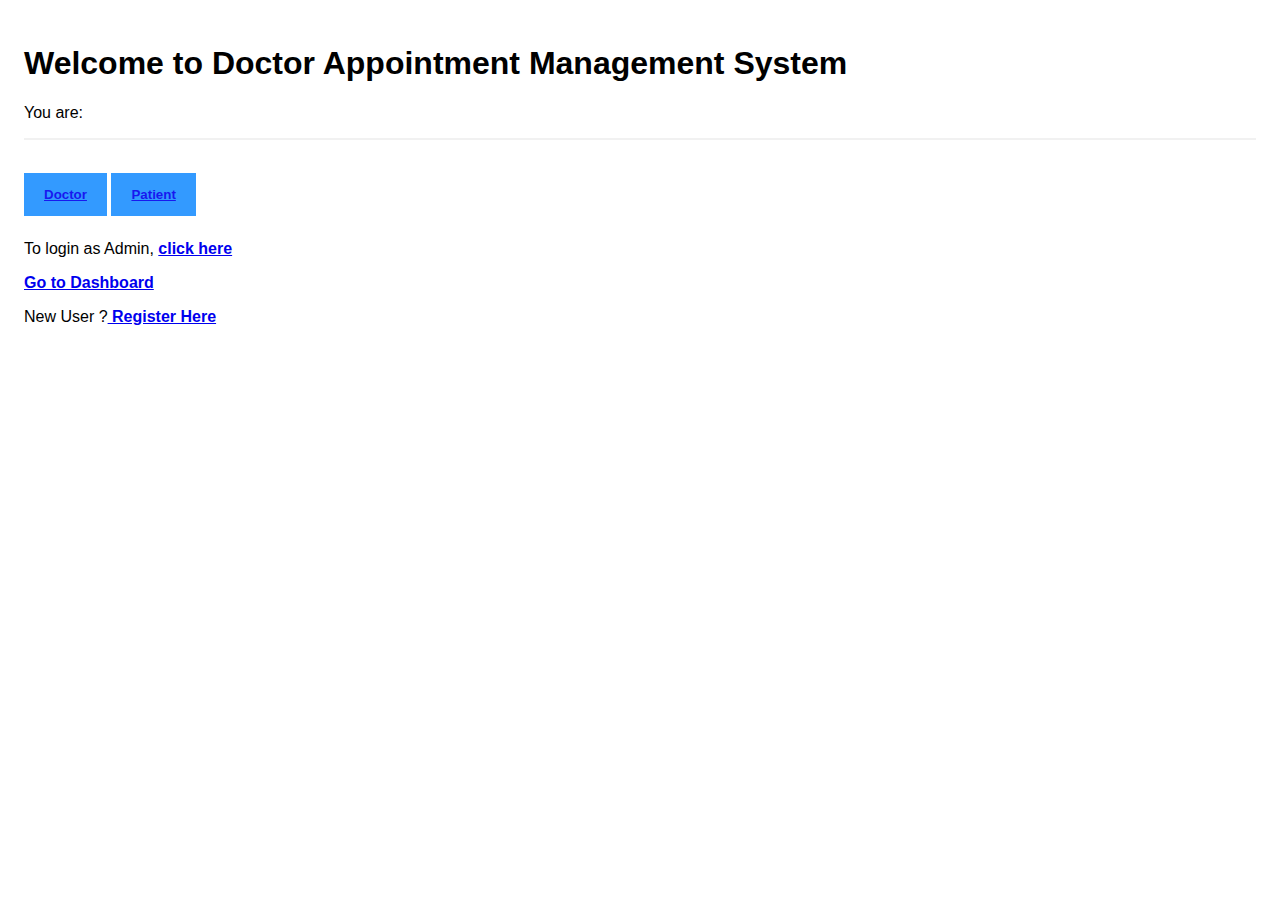
<file: src/main/resources/templates/index-1.html>
<!DOCTYPE html>
<html>
<style>
body {font-family: Arial, Helvetica, sans-serif;}
* {box-sizing: border-box}

/* Full-width input fields */
input[type=text], input[type=password] {
  width: 100%;
  padding: 15px;
  margin: 5px 0 22px 0;
  display: inline-block;
  border: none;
  background: #f1f1f1;
}

input[type=text]:focus, input[type=password]:focus {
  background-color: #ddd;
  outline: none;
}

hr {
  border: 1px solid #f1f1f1;
  margin-bottom: 25px;
}

/* Set a style for all buttons */
button {
  background-color: dodgerblue;
  color: black;
  padding: 14px 20px;
  margin: 8px 0;
  border: none;
  cursor: pointer;
  opacity: 0.9;
}

button:hover {
  opacity:1;
}



/* Add padding to container elements */
.container {
  padding: 16px;
}

/* Clear floats */
.clearfix::after {
  content: "";
  clear: both;
  display: table;
}

/* Change styles for cancel button and signup button on extra small screens */
@media screen and (max-width: 300px) {
  .cancelbtn, .signupbtn {
     width: 100%;
  }
}
</style>
<body>

  <div class="container">
    <h1>Welcome to Doctor Appointment Management System</h1>
    <p>You are:</p>
    <hr>

    <button class="primary"><a href="/login"><b> Doctor </b></a></button>
    <button class="primary"><a href="/login"><b> Patient </b></a></button>

    <p> To login as Admin, <b><a href="/admin">click here</a></b></p>
    <p><b><a href="/dashboard">Go to Dashboard</a></b></p>
    <p>New User ?<a href="/register"><b> Register Here </b></a></p>
  </div>

</body>
</html>
</file>
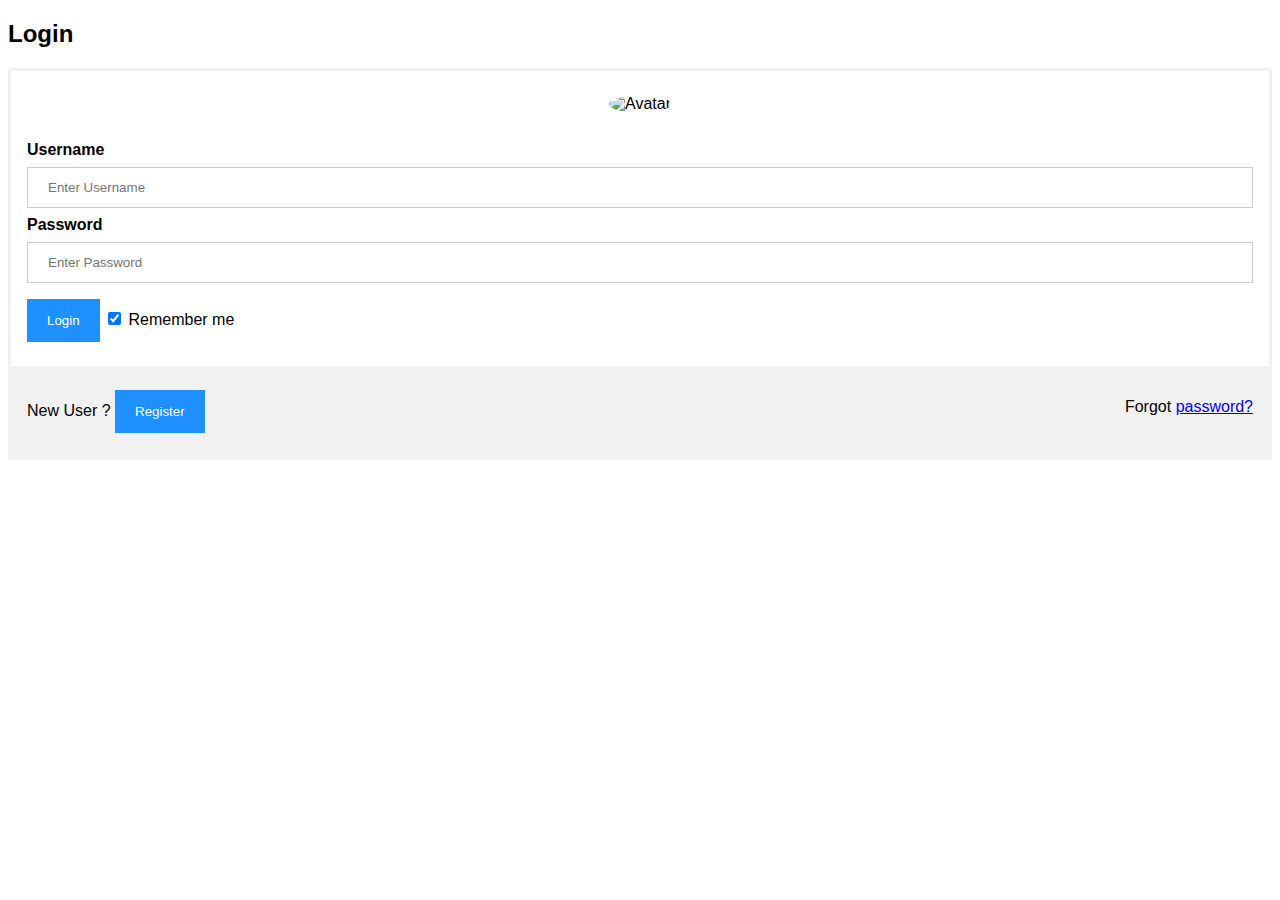
<file: src/main/resources/templates/login.html>
<!DOCTYPE html>
<html xmlns:th="http://www.thymeleaf.org">
<head>
<meta name="viewport" content="width=device-width, initial-scale=1">
<style>
body {font-family: Arial, Helvetica, sans-serif;}
form {border: 3px solid #f1f1f1;}

input[type=text], input[type=password] {
  width: 100%;
  padding: 12px 20px;
  margin: 8px 0;
  display: inline-block;
  border: 1px solid #ccc;
  box-sizing: border-box;
}

button {
  background-color: dodgerblue;
  color: white;
  padding: 14px 20px;
  margin: 8px 0;
  border: none;
  cursor: pointer;
}

button:hover {
  opacity: 0.8;
}

.cancelbtn {
  width: auto;
  padding: 10px 18px;
  background-color: #f44336;
}

.imgcontainer {
  text-align: center;
  margin: 24px 0 12px 0;
}

img.avatar {
  width: 10%;
  border-radius: 50%;
}

.container {
  padding: 16px;
}

span.psw {
  float: right;
  padding-top: 16px;
}

/* Change styles for span and cancel button on extra small screens */
@media screen and (max-width: 300px) {
  span.psw {
     display: block;
     float: none;
  }
  .cancelbtn {
     width: 100%;
  }
}
</style>
</head>
<body>

<h2>Login</h2>

<form action="/dashboard" method="get">
  <div class="imgcontainer">
    <img th:src="@{images/user-login.jpg}" alt="Avatar" class="avatar">
  </div>

  <div class="container">
    <label for="uname"><b>Username</b></label>
    <input type="text" placeholder="Enter Username" name="uname" required>

    <label for="psw"><b>Password</b></label>
    <input type="password" placeholder="Enter Password" name="psw" required>
        
    <button type="submit">Login</button>
    <label>
      <input type="checkbox" checked="checked" name="remember"> Remember me
    </label>
  </div>

  <div class="container" style="background-color:#f1f1f1">
    New User ? <a href="/register"><button type="button" class="primary"> Register</button></a>
    <span class="psw">Forgot <a href="/resetpassword">password?</a></span>
  </div>
</form>

</body>
</html>
</file>
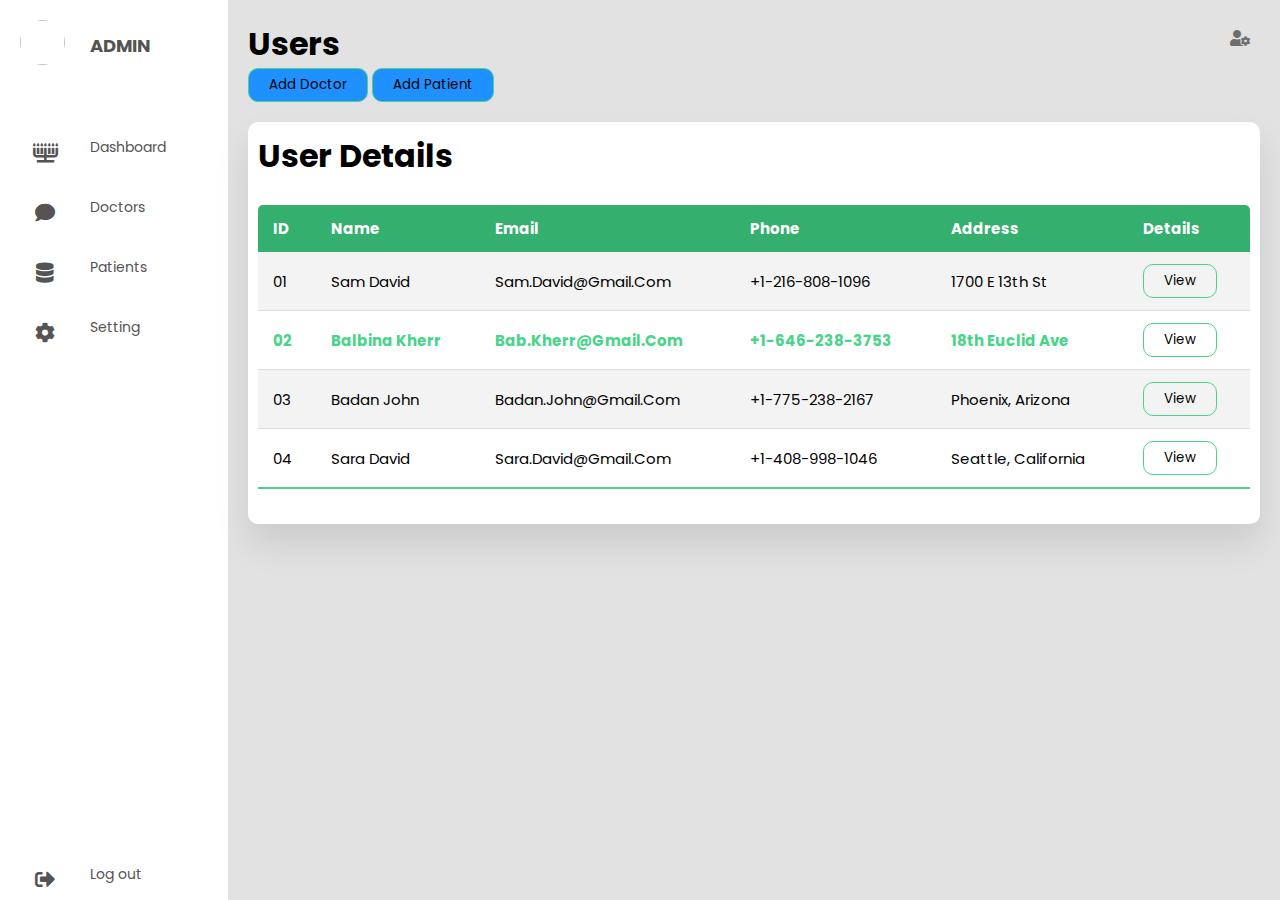
<file: src/main/resources/templates/patients.html>
<!DOCTYPE html>
<html lang="en" xmlns:th="http://www.thymeleaf.org">
<head>
  <meta charset="UTF-8" />
  <title>DAMS Admin | Dashboard</title>
  <link rel="stylesheet" th:href="@{css/style.css}" />
  <!-- Font Awesome Cdn Link -->
  <link rel="stylesheet" href="https://cdnjs.cloudflare.com/ajax/libs/font-awesome/5.15.4/css/all.min.css"/>
</head>
<body>
  <div class="container">
    <nav>
      <ul>
        <li><a href="#" class="logo">
          <img th:src="@{images/icon.png}">
          <span class="nav-item">Admin</span>
        </a></li>
        <li><a href="/dashboard">
          <i class="fas fa-menorah"></i>
          <span class="nav-item">Dashboard</span>
        </a></li>
        <li><a href="/doctors">
          <i class="fas fa-comment"></i>
          <span class="nav-item">Doctors</span>
        </a></li>
        <li><a href="/patients">
          <i class="fas fa-database"></i>
          <span class="nav-item">Patients</span>
        </a></li>
        <li><a href="#">
          <i class="fas fa-cog"></i>
          <span class="nav-item">Setting</span>
        </a></li>
        <li><a href="/login" class="logout">
          <i class="fas fa-sign-out-alt"></i>
          <span class="nav-item">Log out</span>
        </a></li>
      </ul>
    </nav>


    <section class="main">
      <div class="main-top">
        <h1>Users</h1>
        <i class="fas fa-user-cog"></i>
      </div>
      <button class="primary">Add Doctor</button>
        <button class="primary">Add Patient</button>

      <section class="attendance">
        <div class="attendance-list">
          <h1>User Details</h1>
          <table class="table">
            <thead>
              <tr>
                <th>ID</th>
                <th>Name</th>
                <th>Email</th>
                <th>Phone</th>
                <th>Address</th>
                <th>Details</th>
              </tr>
            </thead>
            <tbody>
              <tr>
                <td>01</td>
                <td>Sam David</td>
                <td>sam.david@gmail.com</td>
                <td>+1-216-808-1096</td>
                <td>1700 E 13th St</td>
                <td><button>View</button></td>
              </tr>
              <tr class="active">
                <td>02</td>
                <td>Balbina Kherr</td>
                <td>bab.kherr@gmail.com</td>
                <td>+1-646-238-3753</td>
                <td>18th Euclid Ave</td>
                <td><button>View</button></td>
              </tr>
              <tr>
                <td>03</td>
                <td>Badan John</td>
                <td>badan.john@gmail.com</td>
                <td>+1-775-238-2167</td>
                <td>Phoenix, Arizona</td>
                <td><button>View</button></td>
              </tr>
              <tr>
                <td>04</td>
                <td>Sara David</td>
                <td>sara.david@gmail.com</td>
                <td>+1-408-998-1046</td>
                <td>Seattle, California</td>
                <td><button>View</button></td>
              </tr>
              <!-- <tr >
                <td>05</td>
                <td>Salina</td>
                <td>salina.hayes@gmail.com</td>
                <td>+1-216-118-0098</td>
                <td>Brooklyn, Ohio</td>
                <td><button>View</button></td>
              </tr>
              <tr >
                <td>06</td>
                <td>Tara Smith</td>
                <td>Testing</td>
                <td>03-24-22</td>
                <td>9:00AM</td>
                <td><button>View</button></td>
              </tr> -->
            </tbody>
          </table>
        </div>
      </section>
    </section>
  </div>

</body>
</html>

<style>
/*  import google fonts */
@import url("https://fonts.googleapis.com/css2?family=Poppins:wght@400;500;600;700&display=swap");
*{
  margin: 0;
  padding: 0;
  outline: none;
  border: none;
  text-decoration: none;
  box-sizing: border-box;
  font-family: "Poppins", sans-serif;
}
body{
  background: rgb(226, 226, 226);
}
nav{
  position: sticky;
  top: 0;
  bottom: 0;
  height: 100vh;
  left: 0;
  width: 90px;
  /* width: 280px; */
  background: #fff;
  overflow: hidden;
  transition: 1s;
}
nav:hover{
  width: 280px;
  transition: 1s;
}
.logo{
  text-align: center;
  display: flex;
  margin: 10px 0 0 10px;
  padding-bottom: 3rem;
}

.logo img{
  width: 45px;
  height: 45px;
  border-radius: 50%;
}
.logo span{
  font-weight: bold;
  padding-left: 15px;
  font-size: 18px;
  text-transform: uppercase;
}
a{
  position: relative;
  width: 280px;
  font-size: 14px;
  color: rgb(85, 83, 83);
  display: table;
  padding: 10px;
}
nav .fas{
  position: relative;
  width: 70px;
  height: 40px;
  top: 20px;
  font-size: 20px;
  text-align: center;
}
.nav-item{
  position: relative;
  top: 12px;
  margin-left: 10px;
}
a:hover{
  background: #eee;
}
a:hover i{
  color: #34AF6D;
  transition: 0.5s;
}
.logout{
  position: absolute;
  bottom: 0;
}

.container{
  display: flex;
}

/* MAin Section */
.main{
  position: relative;
  padding: 20px;
  width: 100%;
}
.main-top{
  display: flex;
  width: 100%;
}
.main-top i{
  position: absolute;
  right: 0;
  margin: 10px 30px;
  color: rgb(110, 109, 109);
  cursor: pointer;
}
.main .users{
  display: flex;
  width: 100%;
}
.users .card{
  width: 25%;
  margin: 10px;
  background: #fff;
  text-align: center;
  border-radius: 10px;
  padding: 10px;
  box-shadow: 0 20px 35px rgba(0, 0, 0, 0.1);
}
.users .card img{
  width: 70px;
  height: 70px;
  border-radius: 50%;
}
.users .card h4{
  text-transform: uppercase;
}
.users .card p{
  font-size: 12px;
  margin-bottom: 15px;
  text-transform: uppercase;
}
.users table{
  margin:  auto;
}
.users .per span{
  padding: 5px;
  border-radius: 10px;
  background: rgb(223, 223, 223);
}
.users td{
  font-size: 14px;
  padding-right: 15px;
}
.users .card button{
  width: 100%;
  margin-top: 8px;
  padding: 7px;
  cursor: pointer;
  border-radius: 10px;
  background: transparent;
  border: 1px solid #4AD489;
}
.users .card button:hover{
  background: #4AD489;
  color: #fff;
  transition: 0.5s;
}

/*Attendance List serction  */
.attendance{
  margin-top: 20px;
  text-transform: capitalize;
}
.attendance-list{
  width: 100%;
  padding: 10px;
  margin-top: 10px;
  background: #fff;
  border-radius: 10px;
  box-shadow: 0 20px 35px rgba(0, 0, 0, 0.1);
}
.table{
  border-collapse: collapse;
  margin: 25px 0;
  font-size: 15px;
  min-width: 100%;
  overflow: hidden;
  border-radius: 5px 5px 0 0;
}
table thead tr{
  color: #fff;
  background: #34AF6D;
  text-align: left;
  font-weight: bold;
}
.table th,
.table td{
  padding: 12px 15px;
}
.table tbody tr{
  border-bottom: 1px solid #ddd;
}
.table tbody tr:nth-of-type(odd){
  background: #f3f3f3;
}
.table tbody tr.active{
  font-weight: bold;
  color: #4AD489;
}
.table tbody tr:last-of-type{
  border-bottom: 2px solid #4AD489;
}
.table button{
  padding: 6px 20px;
  border-radius: 10px;
  cursor: pointer;
  background: transparent;
  border: 1px solid #4AD489;
}
.table button:hover{
  background: #4AD489;
  color: #fff;
  transition: 0.5rem;
}
.primary{
  padding: 6px 20px;
  border-radius: 10px;
  cursor: pointer;
  background: dodgerblue;
  border: 1px solid #4AD489;
}

.primary:hover{
  background: #4AD489;
  color: #fff;
  transition: 0.5rem;
}
<style>
</file>
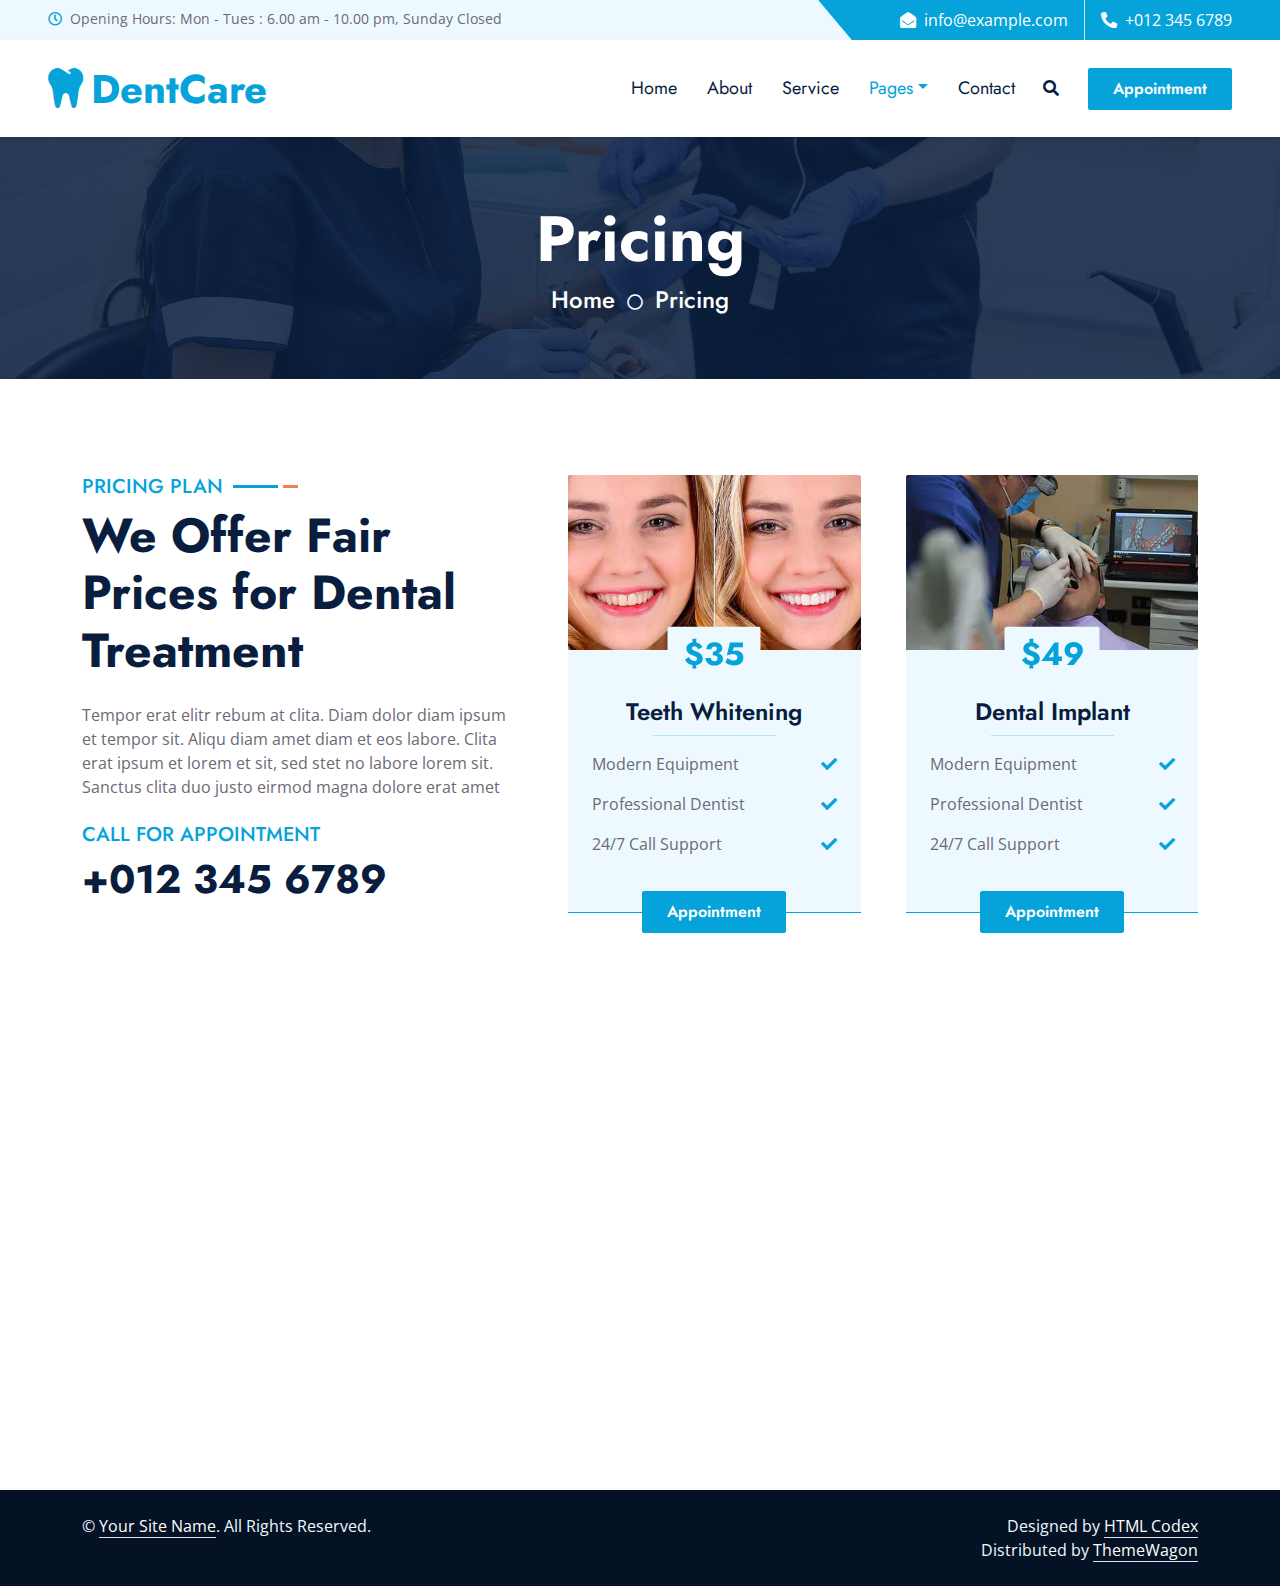
<file: src/main/resources/templates/price.html>
<!DOCTYPE html>
<html lang="en">

<head>
    <meta charset="utf-8">
    <title>DentCare - Dental Clinic Website Template</title>
    <meta content="width=device-width, initial-scale=1.0" name="viewport">
    <meta content="Free HTML Templates" name="keywords">
    <meta content="Free HTML Templates" name="description">

    <!-- Favicon -->
    <link href="img/favicon.ico" rel="icon">

    <!-- Google Web Fonts -->
    <link rel="preconnect" href="https://fonts.gstatic.com">
    <link href="https://fonts.googleapis.com/css2?family=Jost:wght@500;600;700&family=Open+Sans:wght@400;600&display=swap" rel="stylesheet"> 

    <!-- Icon Font Stylesheet -->
    <link href="https://cdnjs.cloudflare.com/ajax/libs/font-awesome/5.10.0/css/all.min.css" rel="stylesheet">
    <link href="https://cdn.jsdelivr.net/npm/bootstrap-icons@1.4.1/font/bootstrap-icons.css" rel="stylesheet">

    <!-- Libraries Stylesheet -->
    <link href="lib/owlcarousel/assets/owl.carousel.min.css" rel="stylesheet">
    <link href="lib/animate/animate.min.css" rel="stylesheet">
    <link href="lib/tempusdominus/css/tempusdominus-bootstrap-4.min.css" rel="stylesheet" />
    <link href="lib/twentytwenty/twentytwenty.css" rel="stylesheet" />

    <!-- Customized Bootstrap Stylesheet -->
    <link href="css/bootstrap.min.css" rel="stylesheet">

    <!-- Template Stylesheet -->
    <link href="css/style.css" rel="stylesheet">
</head>

<body>
    <!-- Spinner Start -->
    <div id="spinner" class="show bg-white position-fixed translate-middle w-100 vh-100 top-50 start-50 d-flex align-items-center justify-content-center">
        <div class="spinner-grow text-primary m-1" role="status">
            <span class="sr-only">Loading...</span>
        </div>
        <div class="spinner-grow text-dark m-1" role="status">
            <span class="sr-only">Loading...</span>
        </div>
        <div class="spinner-grow text-secondary m-1" role="status">
            <span class="sr-only">Loading...</span>
        </div>
    </div>
    <!-- Spinner End -->


    <!-- Topbar Start -->
    <div class="container-fluid bg-light ps-5 pe-0 d-none d-lg-block">
        <div class="row gx-0">
            <div class="col-md-6 text-center text-lg-start mb-2 mb-lg-0">
                <div class="d-inline-flex align-items-center">
                    <small class="py-2"><i class="far fa-clock text-primary me-2"></i>Opening Hours: Mon - Tues : 6.00 am - 10.00 pm, Sunday Closed </small>
                </div>
            </div>
            <div class="col-md-6 text-center text-lg-end">
                <div class="position-relative d-inline-flex align-items-center bg-primary text-white top-shape px-5">
                    <div class="me-3 pe-3 border-end py-2">
                        <p class="m-0"><i class="fa fa-envelope-open me-2"></i>info@example.com</p>
                    </div>
                    <div class="py-2">
                        <p class="m-0"><i class="fa fa-phone-alt me-2"></i>+012 345 6789</p>
                    </div>
                </div>
            </div>
        </div>
    </div>
    <!-- Topbar End -->


    <!-- Navbar Start -->
    <nav class="navbar navbar-expand-lg bg-white navbar-light shadow-sm px-5 py-3 py-lg-0">
        <a href="index.html" class="navbar-brand p-0">
            <h1 class="m-0 text-primary"><i class="fa fa-tooth me-2"></i>DentCare</h1>
        </a>
        <button class="navbar-toggler" type="button" data-bs-toggle="collapse" data-bs-target="#navbarCollapse">
            <span class="navbar-toggler-icon"></span>
        </button>
        <div class="collapse navbar-collapse" id="navbarCollapse">
            <div class="navbar-nav ms-auto py-0">
                <a href="index.html" class="nav-item nav-link">Home</a>
                <a href="about.html" class="nav-item nav-link">About</a>
                <a href="service.html" class="nav-item nav-link">Service</a>
                <div class="nav-item dropdown">
                    <a href="#" class="nav-link dropdown-toggle active" data-bs-toggle="dropdown">Pages</a>
                    <div class="dropdown-menu m-0">
                        <a href="price.html" class="dropdown-item active">Pricing Plan</a>
                        <a href="team.html" class="dropdown-item">Our Dentist</a>
                        <a href="testimonial.html" class="dropdown-item">Testimonial</a>
                        <a href="appointment.html" class="dropdown-item">Appointment</a>
                    </div>
                </div>
                <a href="contact.html" class="nav-item nav-link">Contact</a>
            </div>
            <button type="button" class="btn text-dark" data-bs-toggle="modal" data-bs-target="#searchModal"><i class="fa fa-search"></i></button>
            <a href="appointment.html" class="btn btn-primary py-2 px-4 ms-3">Appointment</a>
        </div>
    </nav>
    <!-- Navbar End -->


    <!-- Full Screen Search Start -->
    <div class="modal fade" id="searchModal" tabindex="-1">
        <div class="modal-dialog modal-fullscreen">
            <div class="modal-content" style="background: rgba(9, 30, 62, .7);">
                <div class="modal-header border-0">
                    <button type="button" class="btn bg-white btn-close" data-bs-dismiss="modal" aria-label="Close"></button>
                </div>
                <div class="modal-body d-flex align-items-center justify-content-center">
                    <div class="input-group" style="max-width: 600px;">
                        <input type="text" class="form-control bg-transparent border-primary p-3" placeholder="Type search keyword">
                        <button class="btn btn-primary px-4"><i class="bi bi-search"></i></button>
                    </div>
                </div>
            </div>
        </div>
    </div>
    <!-- Full Screen Search End -->


    <!-- Hero Start -->
    <div class="container-fluid bg-primary py-5 hero-header mb-5">
        <div class="row py-3">
            <div class="col-12 text-center">
                <h1 class="display-3 text-white animated zoomIn">Pricing</h1>
                <a href="" class="h4 text-white">Home</a>
                <i class="far fa-circle text-white px-2"></i>
                <a href="" class="h4 text-white">Pricing</a>
            </div>
        </div>
    </div>
    <!-- Hero End -->


    <!-- Pricing Start -->
    <div class="container-fluid py-5 wow fadeInUp" data-wow-delay="0.1s">
        <div class="container">
            <div class="row g-5">
                <div class="col-lg-5">
                    <div class="section-title mb-4">
                        <h5 class="position-relative d-inline-block text-primary text-uppercase">Pricing Plan</h5>
                        <h1 class="display-5 mb-0">We Offer Fair Prices for Dental Treatment</h1>
                    </div>
                    <p class="mb-4">Tempor erat elitr rebum at clita. Diam dolor diam ipsum et tempor sit. Aliqu diam amet diam et eos labore. Clita erat ipsum et lorem et sit, sed stet no labore lorem sit. Sanctus clita duo justo eirmod magna dolore erat amet</p>
                    <h5 class="text-uppercase text-primary wow fadeInUp" data-wow-delay="0.3s">Call for Appointment</h5>
                    <h1 class="wow fadeInUp" data-wow-delay="0.6s">+012 345 6789</h1>
                </div>
                <div class="col-lg-7">
                    <div class="owl-carousel price-carousel wow zoomIn" data-wow-delay="0.9s">
                        <div class="price-item pb-4">
                            <div class="position-relative">
                                <img class="img-fluid rounded-top" src="img/price-1.jpg" alt="">
                                <div class="d-flex align-items-center justify-content-center bg-light rounded pt-2 px-3 position-absolute top-100 start-50 translate-middle" style="z-index: 2;">
                                    <h2 class="text-primary m-0">$35</h2>
                                </div>
                            </div>
                            <div class="position-relative text-center bg-light border-bottom border-primary py-5 p-4">
                                <h4>Teeth Whitening</h4>
                                <hr class="text-primary w-50 mx-auto mt-0">
                                <div class="d-flex justify-content-between mb-3"><span>Modern Equipment</span><i class="fa fa-check text-primary pt-1"></i></div>
                                <div class="d-flex justify-content-between mb-3"><span>Professional Dentist</span><i class="fa fa-check text-primary pt-1"></i></div>
                                <div class="d-flex justify-content-between mb-2"><span>24/7 Call Support</span><i class="fa fa-check text-primary pt-1"></i></div>
                                <a href="appointment.html" class="btn btn-primary py-2 px-4 position-absolute top-100 start-50 translate-middle">Appointment</a>
                            </div>
                        </div>
                        <div class="price-item pb-4">
                            <div class="position-relative">
                                <img class="img-fluid rounded-top" src="img/price-2.jpg" alt="">
                                <div class="d-flex align-items-center justify-content-center bg-light rounded pt-2 px-3 position-absolute top-100 start-50 translate-middle" style="z-index: 2;">
                                    <h2 class="text-primary m-0">$49</h2>
                                </div>
                            </div>
                            <div class="position-relative text-center bg-light border-bottom border-primary py-5 p-4">
                                <h4>Dental Implant</h4>
                                <hr class="text-primary w-50 mx-auto mt-0">
                                <div class="d-flex justify-content-between mb-3"><span>Modern Equipment</span><i class="fa fa-check text-primary pt-1"></i></div>
                                <div class="d-flex justify-content-between mb-3"><span>Professional Dentist</span><i class="fa fa-check text-primary pt-1"></i></div>
                                <div class="d-flex justify-content-between mb-2"><span>24/7 Call Support</span><i class="fa fa-check text-primary pt-1"></i></div>
                                <a href="appointment.html" class="btn btn-primary py-2 px-4 position-absolute top-100 start-50 translate-middle">Appointment</a>
                            </div>
                        </div>
                        <div class="price-item pb-4">
                            <div class="position-relative">
                                <img class="img-fluid rounded-top" src="img/price-3.jpg" alt="">
                                <div class="d-flex align-items-center justify-content-center bg-light rounded pt-2 px-3 position-absolute top-100 start-50 translate-middle" style="z-index: 2;">
                                    <h2 class="text-primary m-0">$99</h2>
                                </div>
                            </div>
                            <div class="position-relative text-center bg-light border-bottom border-primary py-5 p-4">
                                <h4>Root Canal</h4>
                                <hr class="text-primary w-50 mx-auto mt-0">
                                <div class="d-flex justify-content-between mb-3"><span>Modern Equipment</span><i class="fa fa-check text-primary pt-1"></i></div>
                                <div class="d-flex justify-content-between mb-3"><span>Professional Dentist</span><i class="fa fa-check text-primary pt-1"></i></div>
                                <div class="d-flex justify-content-between mb-2"><span>24/7 Call Support</span><i class="fa fa-check text-primary pt-1"></i></div>
                                <a href="appointment.html" class="btn btn-primary py-2 px-4 position-absolute top-100 start-50 translate-middle">Appointment</a>
                            </div>
                        </div>
                    </div>
                </div>
            </div>
        </div>
    </div>
    <!-- Pricing End -->
    

    <!-- Newsletter Start -->
    <div class="container-fluid position-relative pt-5 wow fadeInUp" data-wow-delay="0.1s" style="z-index: 1;">
        <div class="container">
            <div class="bg-primary p-5">
                <form class="mx-auto" style="max-width: 600px;">
                    <div class="input-group">
                        <input type="text" class="form-control border-white p-3" placeholder="Your Email">
                        <button class="btn btn-dark px-4">Sign Up</button>
                    </div>
                </form>
            </div>
        </div>
    </div>
    <!-- Newsletter End -->
    

    <!-- Footer Start -->
    <div class="container-fluid bg-dark text-light py-5 wow fadeInUp" data-wow-delay="0.3s" style="margin-top: -75px;">
        <div class="container pt-5">
            <div class="row g-5 pt-4">
                <div class="col-lg-3 col-md-6">
                    <h3 class="text-white mb-4">Quick Links</h3>
                    <div class="d-flex flex-column justify-content-start">
                        <a class="text-light mb-2" href="#"><i class="bi bi-arrow-right text-primary me-2"></i>Home</a>
                        <a class="text-light mb-2" href="#"><i class="bi bi-arrow-right text-primary me-2"></i>About Us</a>
                        <a class="text-light mb-2" href="#"><i class="bi bi-arrow-right text-primary me-2"></i>Our Services</a>
                        <a class="text-light mb-2" href="#"><i class="bi bi-arrow-right text-primary me-2"></i>Latest Blog</a>
                        <a class="text-light" href="#"><i class="bi bi-arrow-right text-primary me-2"></i>Contact Us</a>
                    </div>
                </div>
                <div class="col-lg-3 col-md-6">
                    <h3 class="text-white mb-4">Popular Links</h3>
                    <div class="d-flex flex-column justify-content-start">
                        <a class="text-light mb-2" href="#"><i class="bi bi-arrow-right text-primary me-2"></i>Home</a>
                        <a class="text-light mb-2" href="#"><i class="bi bi-arrow-right text-primary me-2"></i>About Us</a>
                        <a class="text-light mb-2" href="#"><i class="bi bi-arrow-right text-primary me-2"></i>Our Services</a>
                        <a class="text-light mb-2" href="#"><i class="bi bi-arrow-right text-primary me-2"></i>Latest Blog</a>
                        <a class="text-light" href="#"><i class="bi bi-arrow-right text-primary me-2"></i>Contact Us</a>
                    </div>
                </div>
                <div class="col-lg-3 col-md-6">
                    <h3 class="text-white mb-4">Get In Touch</h3>
                    <p class="mb-2"><i class="bi bi-geo-alt text-primary me-2"></i>123 Street, New York, USA</p>
                    <p class="mb-2"><i class="bi bi-envelope-open text-primary me-2"></i>info@example.com</p>
                    <p class="mb-0"><i class="bi bi-telephone text-primary me-2"></i>+012 345 67890</p>
                </div>
                <div class="col-lg-3 col-md-6">
                    <h3 class="text-white mb-4">Follow Us</h3>
                    <div class="d-flex">
                        <a class="btn btn-lg btn-primary btn-lg-square rounded me-2" href="#"><i class="fab fa-twitter fw-normal"></i></a>
                        <a class="btn btn-lg btn-primary btn-lg-square rounded me-2" href="#"><i class="fab fa-facebook-f fw-normal"></i></a>
                        <a class="btn btn-lg btn-primary btn-lg-square rounded me-2" href="#"><i class="fab fa-linkedin-in fw-normal"></i></a>
                        <a class="btn btn-lg btn-primary btn-lg-square rounded" href="#"><i class="fab fa-instagram fw-normal"></i></a>
                    </div>
                </div>
            </div>
        </div>
    </div>
    <div class="container-fluid text-light py-4" style="background: #051225;">
        <div class="container">
            <div class="row g-0">
                <div class="col-md-6 text-center text-md-start">
                    <p class="mb-md-0">&copy; <a class="text-white border-bottom" href="#">Your Site Name</a>. All Rights Reserved.</p>
                </div>
                <div class="col-md-6 text-center text-md-end">
                    <p class="mb-0">Designed by <a class="text-white border-bottom" href="https://htmlcodex.com">HTML Codex</a><br>
                        Distributed by <a class="text-white border-bottom" href="https://themewagon.com">ThemeWagon</a>          
                    
                    </p>
                </div>
            </div>
        </div>
    </div>
    <!-- Footer End -->


    <!-- Back to Top -->
    <a href="#" class="btn btn-lg btn-primary btn-lg-square rounded back-to-top"><i class="bi bi-arrow-up"></i></a>


    <!-- JavaScript Libraries -->
    <script src="https://code.jquery.com/jquery-3.4.1.min.js"></script>
    <script src="https://cdn.jsdelivr.net/npm/bootstrap@5.0.0/dist/js/bootstrap.bundle.min.js"></script>
    <script src="lib/wow/wow.min.js"></script>
    <script src="lib/easing/easing.min.js"></script>
    <script src="lib/waypoints/waypoints.min.js"></script>
    <script src="lib/owlcarousel/owl.carousel.min.js"></script>
    <script src="lib/tempusdominus/js/moment.min.js"></script>
    <script src="lib/tempusdominus/js/moment-timezone.min.js"></script>
    <script src="lib/tempusdominus/js/tempusdominus-bootstrap-4.min.js"></script>
    <script src="lib/twentytwenty/jquery.event.move.js"></script>
    <script src="lib/twentytwenty/jquery.twentytwenty.js"></script>

    <!-- Template Javascript -->
    <script src="js/main.js"></script>
</body>

</html>
</file>
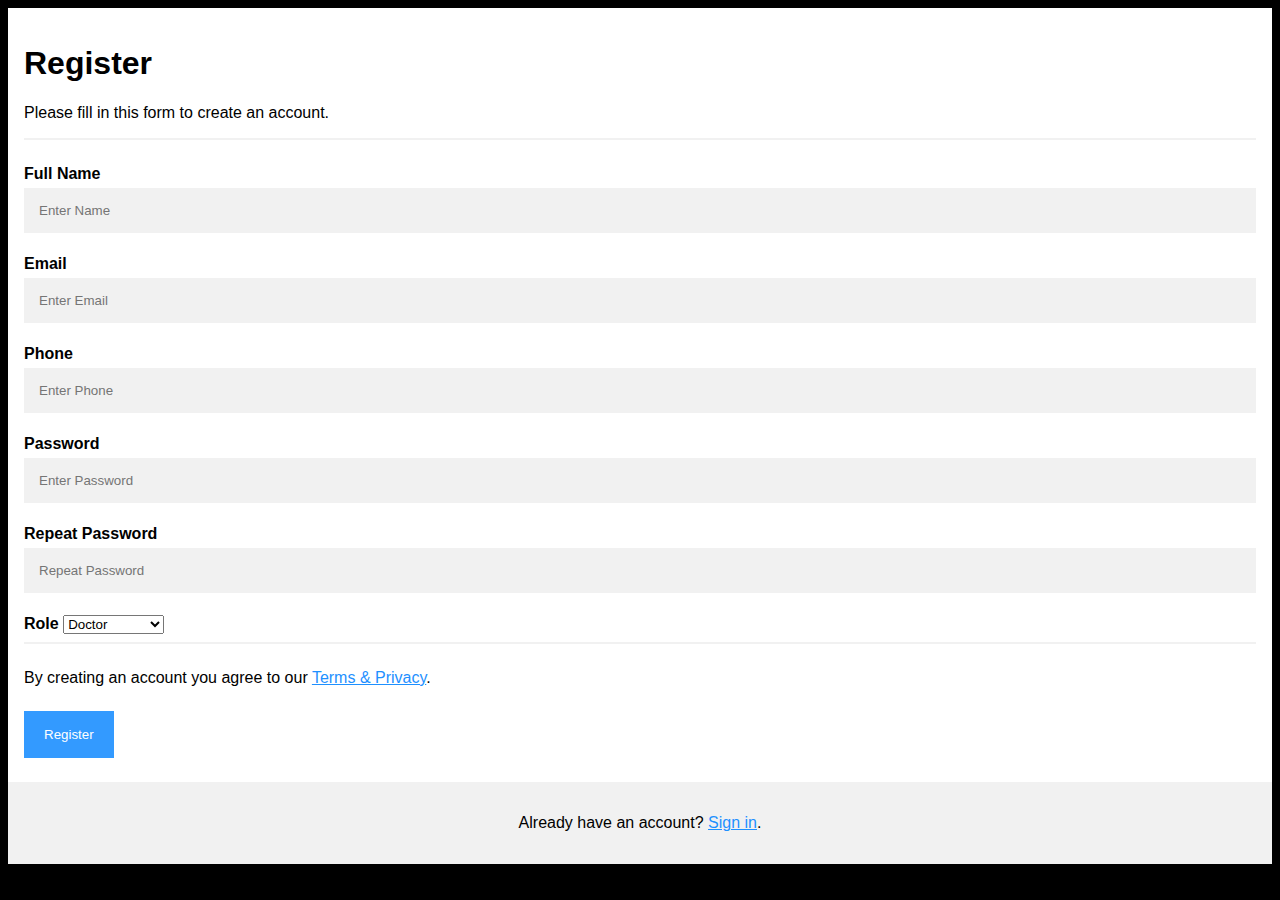
<file: src/main/resources/templates/registration.html>
<!DOCTYPE html>
<html>
<head>
<meta name="viewport" content="width=device-width, initial-scale=1">
<style>
body {
  font-family: Arial, Helvetica, sans-serif;
  background-color: black;
}

* {
  box-sizing: border-box;
}

/* Add padding to containers */
.container {
  padding: 16px;
  background-color: white;
}

/* Full-width input fields */
input[type=text], input[type=password] {
  width: 100%;
  padding: 15px;
  margin: 5px 0 22px 0;
  display: inline-block;
  border: none;
  background: #f1f1f1;
}

input[type=text]:focus, input[type=password]:focus {
  background-color: #ddd;
  outline: none;
}

/* Overwrite default styles of hr */
hr {
  border: 1px solid #f1f1f1;
  margin-bottom: 25px;
}

/* Set a style for the submit button */
.registerbtn {
  background-color: dodgerblue;
  color: white;
  padding: 16px 20px;
  margin: 8px 0;
  border: none;
  cursor: pointer;
  opacity: 0.9;
}

.registerbtn:hover {
  opacity: 1;
}

/* Add a blue text color to links */
a {
  color: dodgerblue;
}

/* Set a grey background color and center the text of the "sign in" section */
.signin {
  background-color: #f1f1f1;
  text-align: center;
}
</style>
</head>
<body>

<form action="/add-user" method="POST">
  <div class="container">
    <h1>Register</h1>
    <p>Please fill in this form to create an account.</p>
    <hr>
    
    <label for="name"><b>Full Name</b></label>
    <input type="text" placeholder="Enter Name" name="name" id="name" required>

    <label for="email"><b>Email</b></label>
    <input type="text" placeholder="Enter Email" name="email" id="email" required>
    
    <label for="phone"><b>Phone</b></label>
    <input type="text" placeholder="Enter Phone" name="phone" id="phone" required>

    <label for="password"><b>Password</b></label>
    <input type="password" placeholder="Enter Password" name="password" id="password" required>

    <label for="password-repeat"><b>Repeat Password</b></label>
    <input type="password" placeholder="Repeat Password" name="password-repeat" id="password-repeat" required>

    <label for="role"><b>Role</b></label>
    <select name="role" id="role">
  	<option value="doctor">Doctor</option>
  	<option value="patient">Patient</option>
  	<option value="admin">Administrator</option>
    </select>
    <hr>
    <p>By creating an account you agree to our <a href="#">Terms & Privacy</a>.</p>

    <button type="submit" class="registerbtn">Register</button>
  </div>
  
  <div class="container signin">
    <p>Already have an account? <a href="/index">Sign in</a>.</p>
  </div>
</form>

</body>
</html>
</file>
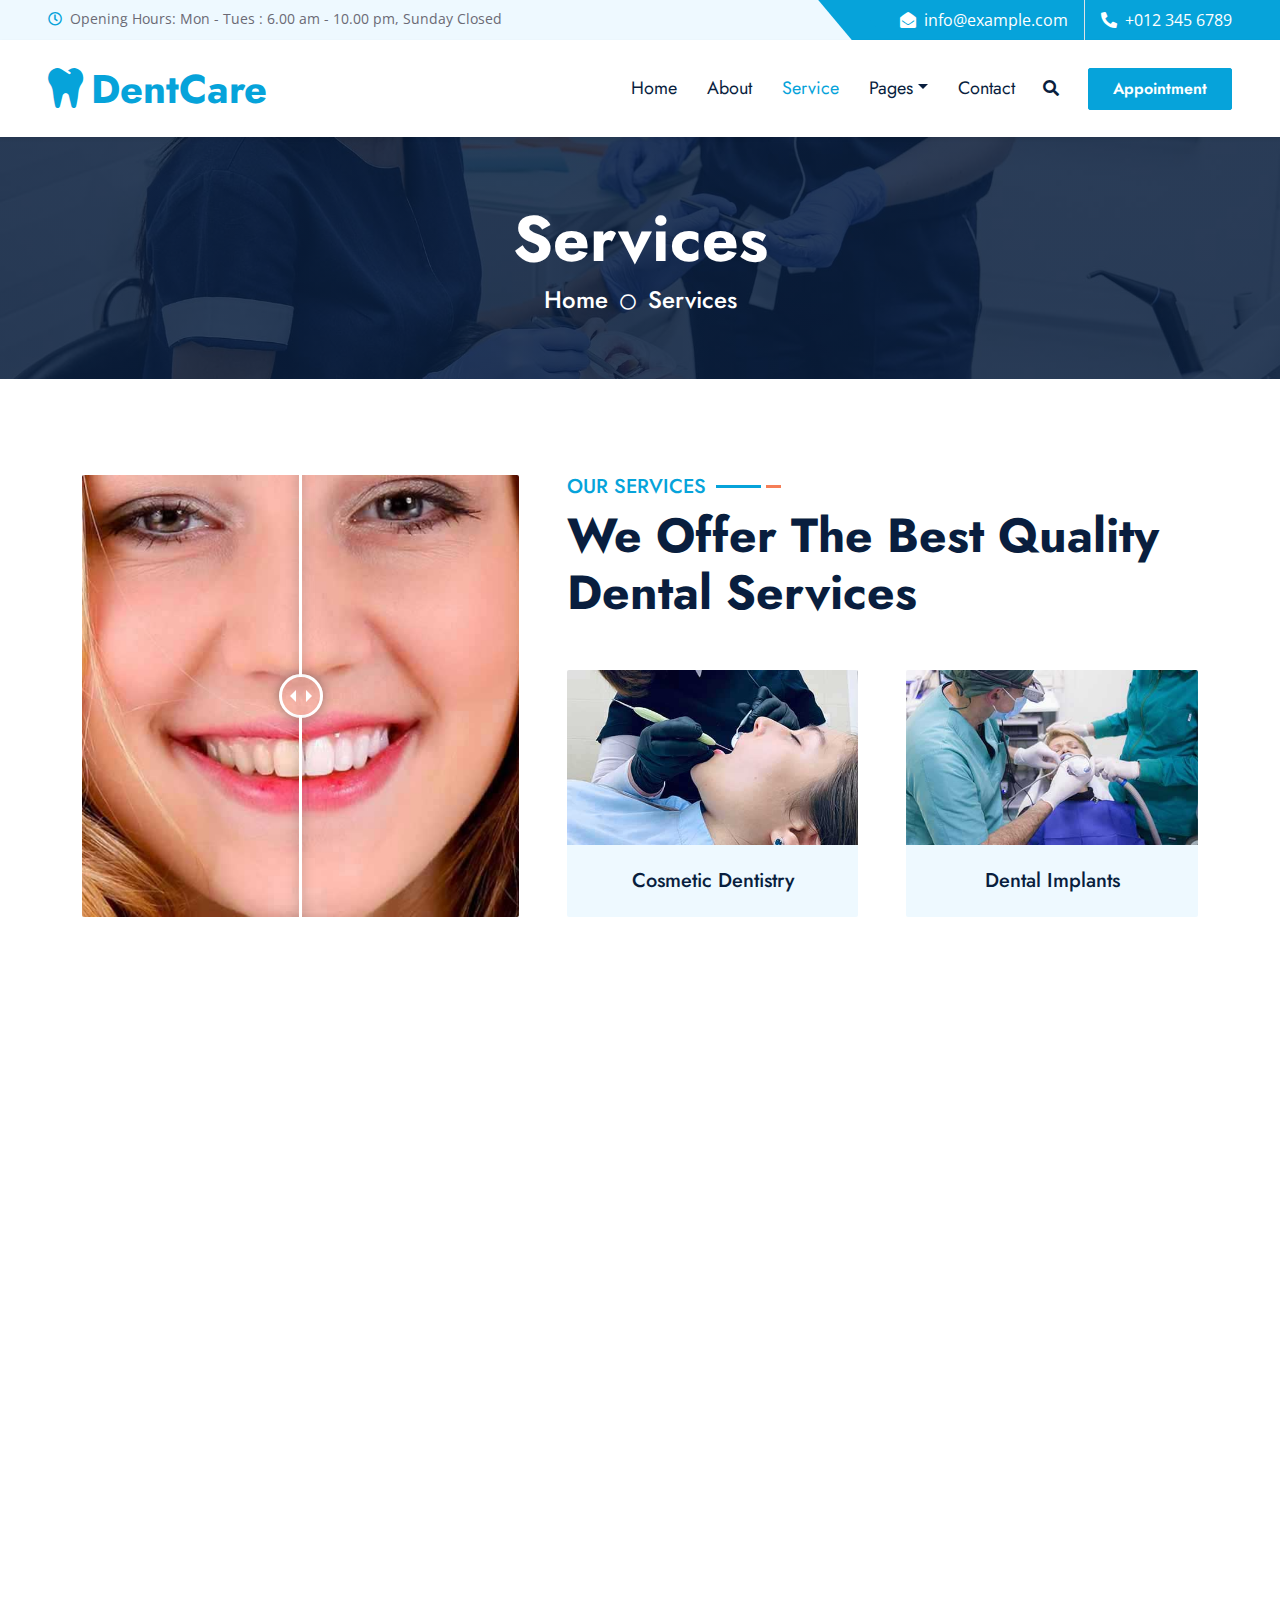
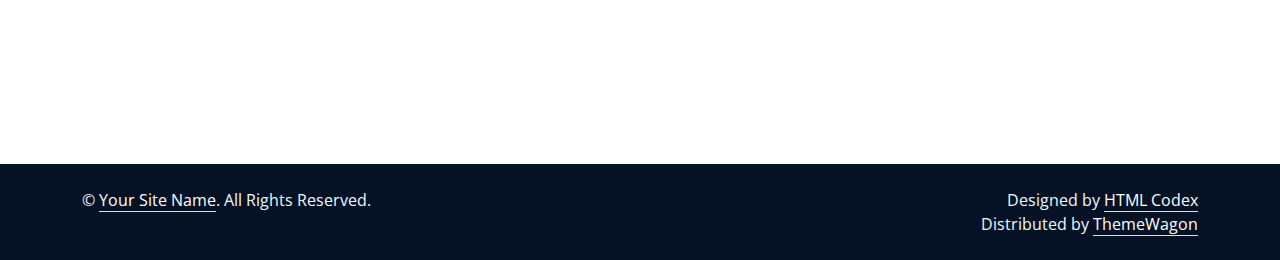
<file: src/main/resources/templates/service.html>
<!DOCTYPE html>
<html lang="en">

<head>
    <meta charset="utf-8">
    <title>DentCare - Dental Clinic Website Template</title>
    <meta content="width=device-width, initial-scale=1.0" name="viewport">
    <meta content="Free HTML Templates" name="keywords">
    <meta content="Free HTML Templates" name="description">

    <!-- Favicon -->
    <link href="img/favicon.ico" rel="icon">

    <!-- Google Web Fonts -->
    <link rel="preconnect" href="https://fonts.gstatic.com">
    <link href="https://fonts.googleapis.com/css2?family=Jost:wght@500;600;700&family=Open+Sans:wght@400;600&display=swap" rel="stylesheet"> 

    <!-- Icon Font Stylesheet -->
    <link href="https://cdnjs.cloudflare.com/ajax/libs/font-awesome/5.10.0/css/all.min.css" rel="stylesheet">
    <link href="https://cdn.jsdelivr.net/npm/bootstrap-icons@1.4.1/font/bootstrap-icons.css" rel="stylesheet">

    <!-- Libraries Stylesheet -->
    <link href="lib/owlcarousel/assets/owl.carousel.min.css" rel="stylesheet">
    <link href="lib/animate/animate.min.css" rel="stylesheet">
    <link href="lib/tempusdominus/css/tempusdominus-bootstrap-4.min.css" rel="stylesheet" />
    <link href="lib/twentytwenty/twentytwenty.css" rel="stylesheet" />

    <!-- Customized Bootstrap Stylesheet -->
    <link href="css/bootstrap.min.css" rel="stylesheet">

    <!-- Template Stylesheet -->
    <link href="css/style.css" rel="stylesheet">
</head>

<body>
    <!-- Spinner Start -->
    <div id="spinner" class="show bg-white position-fixed translate-middle w-100 vh-100 top-50 start-50 d-flex align-items-center justify-content-center">
        <div class="spinner-grow text-primary m-1" role="status">
            <span class="sr-only">Loading...</span>
        </div>
        <div class="spinner-grow text-dark m-1" role="status">
            <span class="sr-only">Loading...</span>
        </div>
        <div class="spinner-grow text-secondary m-1" role="status">
            <span class="sr-only">Loading...</span>
        </div>
    </div>
    <!-- Spinner End -->


    <!-- Topbar Start -->
    <div class="container-fluid bg-light ps-5 pe-0 d-none d-lg-block">
        <div class="row gx-0">
            <div class="col-md-6 text-center text-lg-start mb-2 mb-lg-0">
                <div class="d-inline-flex align-items-center">
                    <small class="py-2"><i class="far fa-clock text-primary me-2"></i>Opening Hours: Mon - Tues : 6.00 am - 10.00 pm, Sunday Closed </small>
                </div>
            </div>
            <div class="col-md-6 text-center text-lg-end">
                <div class="position-relative d-inline-flex align-items-center bg-primary text-white top-shape px-5">
                    <div class="me-3 pe-3 border-end py-2">
                        <p class="m-0"><i class="fa fa-envelope-open me-2"></i>info@example.com</p>
                    </div>
                    <div class="py-2">
                        <p class="m-0"><i class="fa fa-phone-alt me-2"></i>+012 345 6789</p>
                    </div>
                </div>
            </div>
        </div>
    </div>
    <!-- Topbar End -->


    <!-- Navbar Start -->
    <nav class="navbar navbar-expand-lg bg-white navbar-light shadow-sm px-5 py-3 py-lg-0">
        <a href="index.html" class="navbar-brand p-0">
            <h1 class="m-0 text-primary"><i class="fa fa-tooth me-2"></i>DentCare</h1>
        </a>
        <button class="navbar-toggler" type="button" data-bs-toggle="collapse" data-bs-target="#navbarCollapse">
            <span class="navbar-toggler-icon"></span>
        </button>
        <div class="collapse navbar-collapse" id="navbarCollapse">
            <div class="navbar-nav ms-auto py-0">
                <a href="index.html" class="nav-item nav-link">Home</a>
                <a href="about.html" class="nav-item nav-link">About</a>
                <a href="service.html" class="nav-item nav-link active">Service</a>
                <div class="nav-item dropdown">
                    <a href="#" class="nav-link dropdown-toggle" data-bs-toggle="dropdown">Pages</a>
                    <div class="dropdown-menu m-0">
                        <a href="price.html" class="dropdown-item">Pricing Plan</a>
                        <a href="team.html" class="dropdown-item">Our Dentist</a>
                        <a href="testimonial.html" class="dropdown-item">Testimonial</a>
                        <a href="appointment.html" class="dropdown-item">Appointment</a>
                    </div>
                </div>
                <a href="contact.html" class="nav-item nav-link">Contact</a>
            </div>
            <button type="button" class="btn text-dark" data-bs-toggle="modal" data-bs-target="#searchModal"><i class="fa fa-search"></i></button>
            <a href="appointment.html" class="btn btn-primary py-2 px-4 ms-3">Appointment</a>
        </div>
    </nav>
    <!-- Navbar End -->


    <!-- Full Screen Search Start -->
    <div class="modal fade" id="searchModal" tabindex="-1">
        <div class="modal-dialog modal-fullscreen">
            <div class="modal-content" style="background: rgba(9, 30, 62, .7);">
                <div class="modal-header border-0">
                    <button type="button" class="btn bg-white btn-close" data-bs-dismiss="modal" aria-label="Close"></button>
                </div>
                <div class="modal-body d-flex align-items-center justify-content-center">
                    <div class="input-group" style="max-width: 600px;">
                        <input type="text" class="form-control bg-transparent border-primary p-3" placeholder="Type search keyword">
                        <button class="btn btn-primary px-4"><i class="bi bi-search"></i></button>
                    </div>
                </div>
            </div>
        </div>
    </div>
    <!-- Full Screen Search End -->


    <!-- Hero Start -->
    <div class="container-fluid bg-primary py-5 hero-header mb-5">
        <div class="row py-3">
            <div class="col-12 text-center">
                <h1 class="display-3 text-white animated zoomIn">Services</h1>
                <a href="" class="h4 text-white">Home</a>
                <i class="far fa-circle text-white px-2"></i>
                <a href="" class="h4 text-white">Services</a>
            </div>
        </div>
    </div>
    <!-- Hero End -->


    <!-- Service Start -->
    <div class="container-fluid py-5 wow fadeInUp" data-wow-delay="0.1s">
        <div class="container">
            <div class="row g-5 mb-5">
                <div class="col-lg-5 wow zoomIn" data-wow-delay="0.3s" style="min-height: 400px;">
                    <div class="twentytwenty-container position-relative h-100 rounded overflow-hidden">
                        <img class="position-absolute w-100 h-100" src="img/before.jpg" style="object-fit: cover;">
                        <img class="position-absolute w-100 h-100" src="img/after.jpg" style="object-fit: cover;">
                    </div>
                </div>
                <div class="col-lg-7">
                    <div class="section-title mb-5">
                        <h5 class="position-relative d-inline-block text-primary text-uppercase">Our Services</h5>
                        <h1 class="display-5 mb-0">We Offer The Best Quality Dental Services</h1>
                    </div>
                    <div class="row g-5">
                        <div class="col-md-6 service-item wow zoomIn" data-wow-delay="0.6s">
                            <div class="rounded-top overflow-hidden">
                                <img class="img-fluid" src="img/service-1.jpg" alt="">
                            </div>
                            <div class="position-relative bg-light rounded-bottom text-center p-4">
                                <h5 class="m-0">Cosmetic Dentistry</h5>
                            </div>
                        </div>
                        <div class="col-md-6 service-item wow zoomIn" data-wow-delay="0.9s">
                            <div class="rounded-top overflow-hidden">
                                <img class="img-fluid" src="img/service-2.jpg" alt="">
                            </div>
                            <div class="position-relative bg-light rounded-bottom text-center p-4">
                                <h5 class="m-0">Dental Implants</h5>
                            </div>
                        </div>
                    </div>
                </div>
            </div>
            <div class="row g-5 wow fadeInUp" data-wow-delay="0.1s">
                <div class="col-lg-7">
                    <div class="row g-5">
                        <div class="col-md-6 service-item wow zoomIn" data-wow-delay="0.3s">
                            <div class="rounded-top overflow-hidden">
                                <img class="img-fluid" src="img/service-3.jpg" alt="">
                            </div>
                            <div class="position-relative bg-light rounded-bottom text-center p-4">
                                <h5 class="m-0">Dental Bridges</h5>
                            </div>
                        </div>
                        <div class="col-md-6 service-item wow zoomIn" data-wow-delay="0.6s">
                            <div class="rounded-top overflow-hidden">
                                <img class="img-fluid" src="img/service-4.jpg" alt="">
                            </div>
                            <div class="position-relative bg-light rounded-bottom text-center p-4">
                                <h5 class="m-0">Teeth Whitening</h5>
                            </div>
                        </div>
                    </div>
                </div>
                <div class="col-lg-5 service-item wow zoomIn" data-wow-delay="0.9s">
                    <div class="position-relative bg-primary rounded h-100 d-flex flex-column align-items-center justify-content-center text-center p-4">
                        <h3 class="text-white mb-3">Make Appointment</h3>
                        <p class="text-white mb-3">Clita ipsum magna kasd rebum at ipsum amet dolor justo dolor est magna stet eirmod</p>
                        <h2 class="text-white mb-0">+012 345 6789</h2>
                    </div>
                </div>
            </div>
        </div>
    </div>
    <!-- Service End -->
    

    <!-- Newsletter Start -->
    <div class="container-fluid position-relative pt-5 wow fadeInUp" data-wow-delay="0.1s" style="z-index: 1;">
        <div class="container">
            <div class="bg-primary p-5">
                <form class="mx-auto" style="max-width: 600px;">
                    <div class="input-group">
                        <input type="text" class="form-control border-white p-3" placeholder="Your Email">
                        <button class="btn btn-dark px-4">Sign Up</button>
                    </div>
                </form>
            </div>
        </div>
    </div>
    <!-- Newsletter End -->
    

    <!-- Footer Start -->
    <div class="container-fluid bg-dark text-light py-5 wow fadeInUp" data-wow-delay="0.3s" style="margin-top: -75px;">
        <div class="container pt-5">
            <div class="row g-5 pt-4">
                <div class="col-lg-3 col-md-6">
                    <h3 class="text-white mb-4">Quick Links</h3>
                    <div class="d-flex flex-column justify-content-start">
                        <a class="text-light mb-2" href="#"><i class="bi bi-arrow-right text-primary me-2"></i>Home</a>
                        <a class="text-light mb-2" href="#"><i class="bi bi-arrow-right text-primary me-2"></i>About Us</a>
                        <a class="text-light mb-2" href="#"><i class="bi bi-arrow-right text-primary me-2"></i>Our Services</a>
                        <a class="text-light mb-2" href="#"><i class="bi bi-arrow-right text-primary me-2"></i>Latest Blog</a>
                        <a class="text-light" href="#"><i class="bi bi-arrow-right text-primary me-2"></i>Contact Us</a>
                    </div>
                </div>
                <div class="col-lg-3 col-md-6">
                    <h3 class="text-white mb-4">Popular Links</h3>
                    <div class="d-flex flex-column justify-content-start">
                        <a class="text-light mb-2" href="#"><i class="bi bi-arrow-right text-primary me-2"></i>Home</a>
                        <a class="text-light mb-2" href="#"><i class="bi bi-arrow-right text-primary me-2"></i>About Us</a>
                        <a class="text-light mb-2" href="#"><i class="bi bi-arrow-right text-primary me-2"></i>Our Services</a>
                        <a class="text-light mb-2" href="#"><i class="bi bi-arrow-right text-primary me-2"></i>Latest Blog</a>
                        <a class="text-light" href="#"><i class="bi bi-arrow-right text-primary me-2"></i>Contact Us</a>
                    </div>
                </div>
                <div class="col-lg-3 col-md-6">
                    <h3 class="text-white mb-4">Get In Touch</h3>
                    <p class="mb-2"><i class="bi bi-geo-alt text-primary me-2"></i>123 Street, New York, USA</p>
                    <p class="mb-2"><i class="bi bi-envelope-open text-primary me-2"></i>info@example.com</p>
                    <p class="mb-0"><i class="bi bi-telephone text-primary me-2"></i>+012 345 67890</p>
                </div>
                <div class="col-lg-3 col-md-6">
                    <h3 class="text-white mb-4">Follow Us</h3>
                    <div class="d-flex">
                        <a class="btn btn-lg btn-primary btn-lg-square rounded me-2" href="#"><i class="fab fa-twitter fw-normal"></i></a>
                        <a class="btn btn-lg btn-primary btn-lg-square rounded me-2" href="#"><i class="fab fa-facebook-f fw-normal"></i></a>
                        <a class="btn btn-lg btn-primary btn-lg-square rounded me-2" href="#"><i class="fab fa-linkedin-in fw-normal"></i></a>
                        <a class="btn btn-lg btn-primary btn-lg-square rounded" href="#"><i class="fab fa-instagram fw-normal"></i></a>
                    </div>
                </div>
            </div>
        </div>
    </div>
    <div class="container-fluid text-light py-4" style="background: #051225;">
        <div class="container">
            <div class="row g-0">
                <div class="col-md-6 text-center text-md-start">
                    <p class="mb-md-0">&copy; <a class="text-white border-bottom" href="#">Your Site Name</a>. All Rights Reserved.</p>
                </div>
                <div class="col-md-6 text-center text-md-end">
                    <p class="mb-0">Designed by <a class="text-white border-bottom" href="https://htmlcodex.com">HTML Codex</a><br>
                        Distributed by <a class="text-white border-bottom" href="https://themewagon.com">ThemeWagon</a>          
                    
                    </p>
                </div>
            </div>
        </div>
    </div>
    <!-- Footer End -->


    <!-- Back to Top -->
    <a href="#" class="btn btn-lg btn-primary btn-lg-square rounded back-to-top"><i class="bi bi-arrow-up"></i></a>


    <!-- JavaScript Libraries -->
    <script src="https://code.jquery.com/jquery-3.4.1.min.js"></script>
    <script src="https://cdn.jsdelivr.net/npm/bootstrap@5.0.0/dist/js/bootstrap.bundle.min.js"></script>
    <script src="lib/wow/wow.min.js"></script>
    <script src="lib/easing/easing.min.js"></script>
    <script src="lib/waypoints/waypoints.min.js"></script>
    <script src="lib/owlcarousel/owl.carousel.min.js"></script>
    <script src="lib/tempusdominus/js/moment.min.js"></script>
    <script src="lib/tempusdominus/js/moment-timezone.min.js"></script>
    <script src="lib/tempusdominus/js/tempusdominus-bootstrap-4.min.js"></script>
    <script src="lib/twentytwenty/jquery.event.move.js"></script>
    <script src="lib/twentytwenty/jquery.twentytwenty.js"></script>

    <!-- Template Javascript -->
    <script src="js/main.js"></script>
</body>

</html>
</file>
<file: src/main/resources/templates/lib/twentytwenty/twentytwenty.css>
.twentytwenty-horizontal .twentytwenty-handle:before, .twentytwenty-horizontal .twentytwenty-handle:after, .twentytwenty-vertical .twentytwenty-handle:before, .twentytwenty-vertical .twentytwenty-handle:after {
  content: " ";
  display: block;
  background: white;
  position: absolute;
  z-index: 30;
  -webkit-box-shadow: 0px 0px 12px rgba(51, 51, 51, 0.5);
  -moz-box-shadow: 0px 0px 12px rgba(51, 51, 51, 0.5);
  box-shadow: 0px 0px 12px rgba(51, 51, 51, 0.5); }

.twentytwenty-horizontal .twentytwenty-handle:before, .twentytwenty-horizontal .twentytwenty-handle:after {
  width: 3px;
  height: 9999px;
  left: 50%;
  margin-left: -1.5px; }

.twentytwenty-vertical .twentytwenty-handle:before, .twentytwenty-vertical .twentytwenty-handle:after {
  width: 9999px;
  height: 3px;
  top: 50%;
  margin-top: -1.5px; }

.twentytwenty-before-label, .twentytwenty-after-label, .twentytwenty-overlay {
  position: absolute;
  top: 0;
  width: 100%;
  height: 100%; }

.twentytwenty-before-label, .twentytwenty-after-label, .twentytwenty-overlay {
  -webkit-transition-duration: 0.5s;
  -moz-transition-duration: 0.5s;
  transition-duration: 0.5s; }

.twentytwenty-before-label, .twentytwenty-after-label {
  -webkit-transition-property: opacity;
  -moz-transition-property: opacity;
  transition-property: opacity; }

.twentytwenty-before-label:before, .twentytwenty-after-label:before {
  color: white;
  font-size: 13px;
  letter-spacing: 0.1em; }

.twentytwenty-before-label:before, .twentytwenty-after-label:before {
  position: absolute;
  background: rgba(255, 255, 255, 0.2);
  line-height: 38px;
  padding: 0 20px;
  -webkit-border-radius: 2px;
  -moz-border-radius: 2px;
  border-radius: 2px; }

.twentytwenty-horizontal .twentytwenty-before-label:before, .twentytwenty-horizontal .twentytwenty-after-label:before {
  top: 50%;
  margin-top: -19px; }

.twentytwenty-vertical .twentytwenty-before-label:before, .twentytwenty-vertical .twentytwenty-after-label:before {
  left: 50%;
  margin-left: -45px;
  text-align: center;
  width: 90px; }

.twentytwenty-left-arrow, .twentytwenty-right-arrow, .twentytwenty-up-arrow, .twentytwenty-down-arrow {
  width: 0;
  height: 0;
  border: 6px inset transparent;
  position: absolute; }

.twentytwenty-left-arrow, .twentytwenty-right-arrow {
  top: 50%;
  margin-top: -6px; }

.twentytwenty-up-arrow, .twentytwenty-down-arrow {
  left: 50%;
  margin-left: -6px; }

.twentytwenty-container {
  -webkit-box-sizing: content-box;
  -moz-box-sizing: content-box;
  box-sizing: content-box;
  z-index: 0;
  overflow: hidden;
  position: relative;
  -webkit-user-select: none;
  -moz-user-select: none;
  -ms-user-select: none; }
  .twentytwenty-container img {
    max-width: 100%;
    position: absolute;
    top: 0;
    display: block; }
  .twentytwenty-container.active .twentytwenty-overlay, .twentytwenty-container.active :hover.twentytwenty-overlay {
    background: rgba(0, 0, 0, 0); }
    .twentytwenty-container.active .twentytwenty-overlay .twentytwenty-before-label,
    .twentytwenty-container.active .twentytwenty-overlay .twentytwenty-after-label, .twentytwenty-container.active :hover.twentytwenty-overlay .twentytwenty-before-label,
    .twentytwenty-container.active :hover.twentytwenty-overlay .twentytwenty-after-label {
      opacity: 0; }
  .twentytwenty-container * {
    -webkit-box-sizing: content-box;
    -moz-box-sizing: content-box;
    box-sizing: content-box; }

.twentytwenty-before-label {
  opacity: 0; }
  .twentytwenty-before-label:before {
    content: attr(data-content); }

.twentytwenty-after-label {
  opacity: 0; }
  .twentytwenty-after-label:before {
    content: attr(data-content); }

.twentytwenty-horizontal .twentytwenty-before-label:before {
  left: 10px; }

.twentytwenty-horizontal .twentytwenty-after-label:before {
  right: 10px; }

.twentytwenty-vertical .twentytwenty-before-label:before {
  top: 10px; }

.twentytwenty-vertical .twentytwenty-after-label:before {
  bottom: 10px; }

.twentytwenty-overlay {
  -webkit-transition-property: background;
  -moz-transition-property: background;
  transition-property: background;
  background: rgba(0, 0, 0, 0);
  z-index: 25; }
  .twentytwenty-overlay:hover {
    background: rgba(0, 0, 0, 0.5); }
    .twentytwenty-overlay:hover .twentytwenty-after-label {
      opacity: 1; }
    .twentytwenty-overlay:hover .twentytwenty-before-label {
      opacity: 1; }

.twentytwenty-before {
  z-index: 20; }

.twentytwenty-after {
  z-index: 10; }

.twentytwenty-handle {
  height: 38px;
  width: 38px;
  position: absolute;
  left: 50%;
  top: 50%;
  margin-left: -22px;
  margin-top: -22px;
  border: 3px solid white;
  -webkit-border-radius: 1000px;
  -moz-border-radius: 1000px;
  border-radius: 1000px;
  -webkit-box-shadow: 0px 0px 12px rgba(51, 51, 51, 0.5);
  -moz-box-shadow: 0px 0px 12px rgba(51, 51, 51, 0.5);
  box-shadow: 0px 0px 12px rgba(51, 51, 51, 0.5);
  z-index: 40;
  cursor: pointer; }

.twentytwenty-horizontal .twentytwenty-handle:before {
  bottom: 50%;
  margin-bottom: 22px;
  -webkit-box-shadow: 0 3px 0 white, 0px 0px 12px rgba(51, 51, 51, 0.5);
  -moz-box-shadow: 0 3px 0 white, 0px 0px 12px rgba(51, 51, 51, 0.5);
  box-shadow: 0 3px 0 white, 0px 0px 12px rgba(51, 51, 51, 0.5); }
.twentytwenty-horizontal .twentytwenty-handle:after {
  top: 50%;
  margin-top: 22px;
  -webkit-box-shadow: 0 -3px 0 white, 0px 0px 12px rgba(51, 51, 51, 0.5);
  -moz-box-shadow: 0 -3px 0 white, 0px 0px 12px rgba(51, 51, 51, 0.5);
  box-shadow: 0 -3px 0 white, 0px 0px 12px rgba(51, 51, 51, 0.5); }

.twentytwenty-vertical .twentytwenty-handle:before {
  left: 50%;
  margin-left: 22px;
  -webkit-box-shadow: 3px 0 0 white, 0px 0px 12px rgba(51, 51, 51, 0.5);
  -moz-box-shadow: 3px 0 0 white, 0px 0px 12px rgba(51, 51, 51, 0.5);
  box-shadow: 3px 0 0 white, 0px 0px 12px rgba(51, 51, 51, 0.5); }
.twentytwenty-vertical .twentytwenty-handle:after {
  right: 50%;
  margin-right: 22px;
  -webkit-box-shadow: -3px 0 0 white, 0px 0px 12px rgba(51, 51, 51, 0.5);
  -moz-box-shadow: -3px 0 0 white, 0px 0px 12px rgba(51, 51, 51, 0.5);
  box-shadow: -3px 0 0 white, 0px 0px 12px rgba(51, 51, 51, 0.5); }

.twentytwenty-left-arrow {
  border-right: 6px solid white;
  left: 50%;
  margin-left: -17px; }

.twentytwenty-right-arrow {
  border-left: 6px solid white;
  right: 50%;
  margin-right: -17px; }

.twentytwenty-up-arrow {
  border-bottom: 6px solid white;
  top: 50%;
  margin-top: -17px; }

.twentytwenty-down-arrow {
  border-top: 6px solid white;
  bottom: 50%;
  margin-bottom: -17px; }
</file>
<file: src/main/resources/templates/css/style.css>
/********** Template CSS **********/
:root {
    --primary: #06A3DA;
    --secondary: #F57E57;
    --light: #EEF9FF;
    --dark: #091E3E;
}

h1,
h2,
.font-weight-bold {
    font-weight: 700 !important;
}

h3,
h4,
.font-weight-semi-bold {
    font-weight: 600 !important;
}

h5,
h6,
.font-weight-medium {
    font-weight: 500 !important;
}

.btn {
    font-family: 'Jost', sans-serif;
    font-weight: 600;
    transition: .5s;
}

.btn-primary,
.btn-secondary {
    color: #FFFFFF;
}

.btn-primary:hover {
    background: var(--secondary);
    border-color: var(--secondary);
}

.btn-secondary:hover {
    background: var(--primary);
    border-color: var(--primary);
}

.btn-square {
    width: 36px;
    height: 36px;
}

.btn-sm-square {
    width: 28px;
    height: 28px;
}

.btn-lg-square {
    width: 46px;
    height: 46px;
}

.btn-square,
.btn-sm-square,
.btn-lg-square {
    padding-left: 0;
    padding-right: 0;
    text-align: center;
}

#spinner {
    opacity: 0;
    visibility: hidden;
    transition: opacity .5s ease-out, visibility 0s linear .5s;
    z-index: 99999;
}

#spinner.show {
    transition: opacity .5s ease-out, visibility 0s linear 0s;
    visibility: visible;
    opacity: 1;
}

.back-to-top {
    position: fixed;
    display: none;
    right: 45px;
    bottom: 45px;
    z-index: 99;
}

.top-shape::before {
    position: absolute;
    content: "";
    width: 35px;
    height: 100%;
    top: 0;
    left: -17px;
    background: var(--primary);
    transform: skew(40deg);
}

.navbar-light .navbar-nav .nav-link {
    font-family: 'Jost', sans-serif;
    padding: 35px 15px;
    font-size: 18px;
    color: var(--dark);
    outline: none;
    transition: .5s;
}

.sticky-top.navbar-light .navbar-nav .nav-link {
    padding: 20px 15px;
}

.navbar-light .navbar-nav .nav-link:hover,
.navbar-light .navbar-nav .nav-link.active {
    color: var(--primary);
}

@media (max-width: 991.98px) {
    .navbar-light .navbar-nav .nav-link,
    .sticky-top.navbar-light .navbar-nav .nav-link {
        padding: 10px 0;
    }
}

.carousel-caption {
    top: 0;
    left: 0;
    right: 0;
    bottom: 0;
    background: rgba(9, 30, 62, .85);
    z-index: 1;
}

@media (max-width: 576px) {
    .carousel-caption h5 {
        font-size: 14px;
        font-weight: 500 !important;
    }

    .carousel-caption h1 {
        font-size: 30px;
        font-weight: 600 !important;
    }
}

.carousel-control-prev,
.carousel-control-next {
    width: 10%;
}

.carousel-control-prev-icon,
.carousel-control-next-icon {
    width: 3rem;
    height: 3rem;
}

@media (min-width: 991.98px) {
    .banner {
        position: relative;
        margin-top: -90px;
        z-index: 1;
    }
}

.section-title h5::before {
    position: absolute;
    content: "";
    width: 45px;
    height: 3px;
    right: -55px;
    bottom: 11px;
    background: var(--primary);
}

.section-title h5::after {
    position: absolute;
    content: "";
    width: 15px;
    height: 3px;
    right: -75px;
    bottom: 11px;
    background: var(--secondary);
}

.twentytwenty-wrapper {
    height: 100%;
}

.hero-header {
    background: linear-gradient(rgba(9, 30, 62, .85), rgba(9, 30, 62, .85)), url(../img/carousel-1.jpg) center center no-repeat;
    background-size: cover;
}

.bg-appointment {
    background: linear-gradient(rgba(9, 30, 62, .85), rgba(9, 30, 62, .85)), url(../img/carousel-1.jpg) center center no-repeat;
    background-size: cover;
}

.appointment-form {
    background: rgba(6, 163, 218, .7);
}

.service-item img,
.service-item .bg-light,
.service-item .bg-light h5,
.team-item .team-text {
    transition: .5s;
}

.service-item:hover img {
    transform: scale(1.15);
}

.team-item .team-text::after,
.service-item .bg-light::after {
    position: absolute;
    content: "";
    top: 50%;
    bottom: 0;
    left: 15px;
    right: 15px;
    border-radius:100px / 15px;
    box-shadow: 0 0 15px rgba(0, 0, 0, .7);
    opacity: 0;
    transition: .5s;
    z-index: -1;
}

.team-item:hover .team-text::after,
.service-item:hover .bg-light::after {
    opacity: 1;
}

.bg-offer {
    background:url(../img/carousel-1.jpg) center center no-repeat;
    background-size: cover;
}

.offer-text {
    background: rgba(6, 163, 218, .85);
}

.price-carousel .owl-nav {
    position: absolute;
    width: calc(100% + 45px);
    height: 45px;
    top: calc(50% - 22.5px);
    left: -22.5px;
    display: flex;
    justify-content: space-between;
    opacity: 0;
    transition: .5s;
}

.price-carousel:hover .owl-nav {
    opacity: 1;
}

.price-carousel .owl-nav .owl-prev,
.price-carousel .owl-nav .owl-next {
    position: relative;
    width: 45px;
    height: 45px;
    display: flex;
    align-items: center;
    justify-content: center;
    color: #FFFFFF;
    background: var(--primary);
    border-radius: 2px;
    font-size: 22px;
    transition: .5s;
}

.price-carousel .owl-nav .owl-prev:hover,
.price-carousel .owl-nav .owl-next:hover {
    background: var(--secondary);
}

.bg-testimonial {
    background: url(../img/carousel-2.jpg) center center no-repeat;
    background-size: cover;
}

.testimonial-carousel {
    background: rgba(6, 163, 218, .85);
}

.testimonial-carousel .owl-nav {
    position: absolute;
    width: calc(100% + 46px);
    height: 46px;
    top: calc(50% - 23px);
    left: -23px;
    display: flex;
    justify-content: space-between;
    z-index: 1;
}

.testimonial-carousel .owl-nav .owl-prev,
.testimonial-carousel .owl-nav .owl-next {
    position: relative;
    width: 46px;
    height: 46px;
    display: flex;
    align-items: center;
    justify-content: center;
    color: #FFFFFF;
    background: var(--primary);
    border-radius: 2px;
    font-size: 22px;
    transition: .5s;
}

.testimonial-carousel .owl-nav .owl-prev:hover,
.testimonial-carousel .owl-nav .owl-next:hover {
    background: var(--secondary);
}

.testimonial-carousel .owl-item img {
    width: 120px;
    height: 120px;
}
</file>
